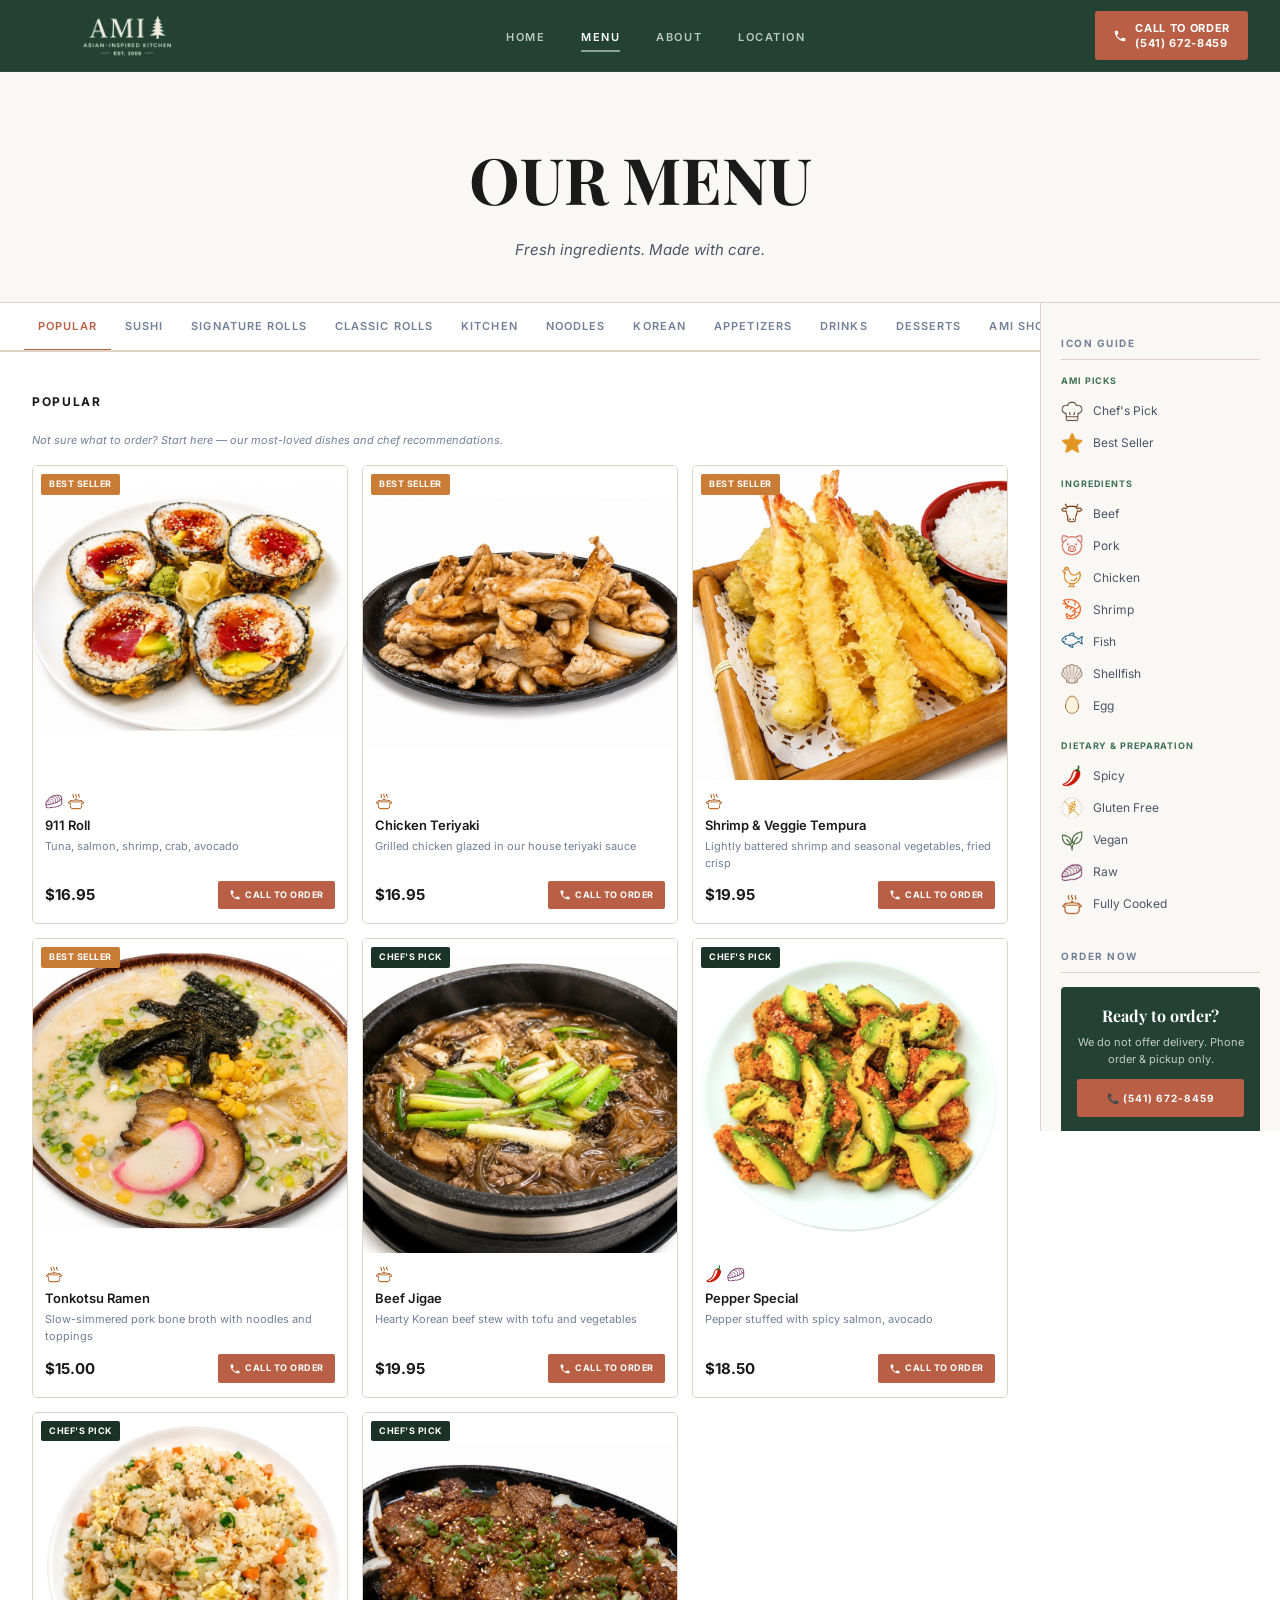
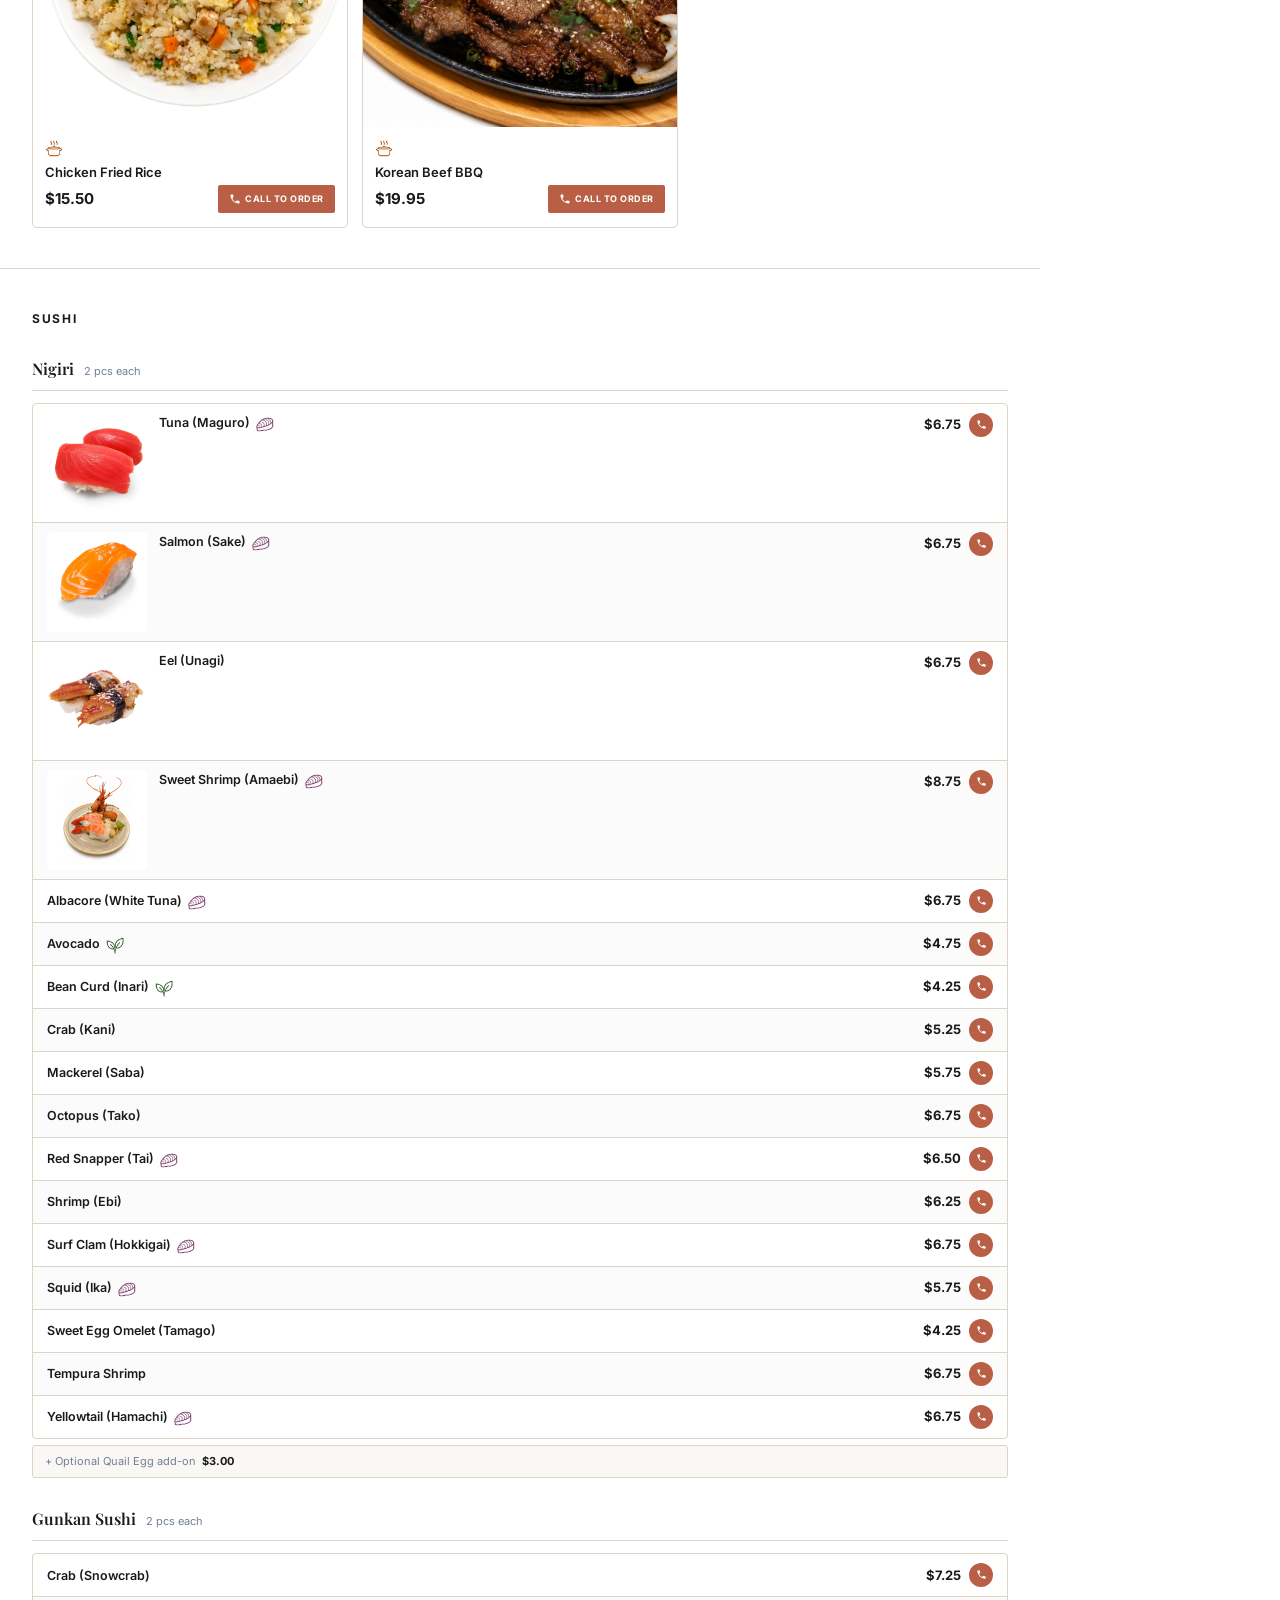
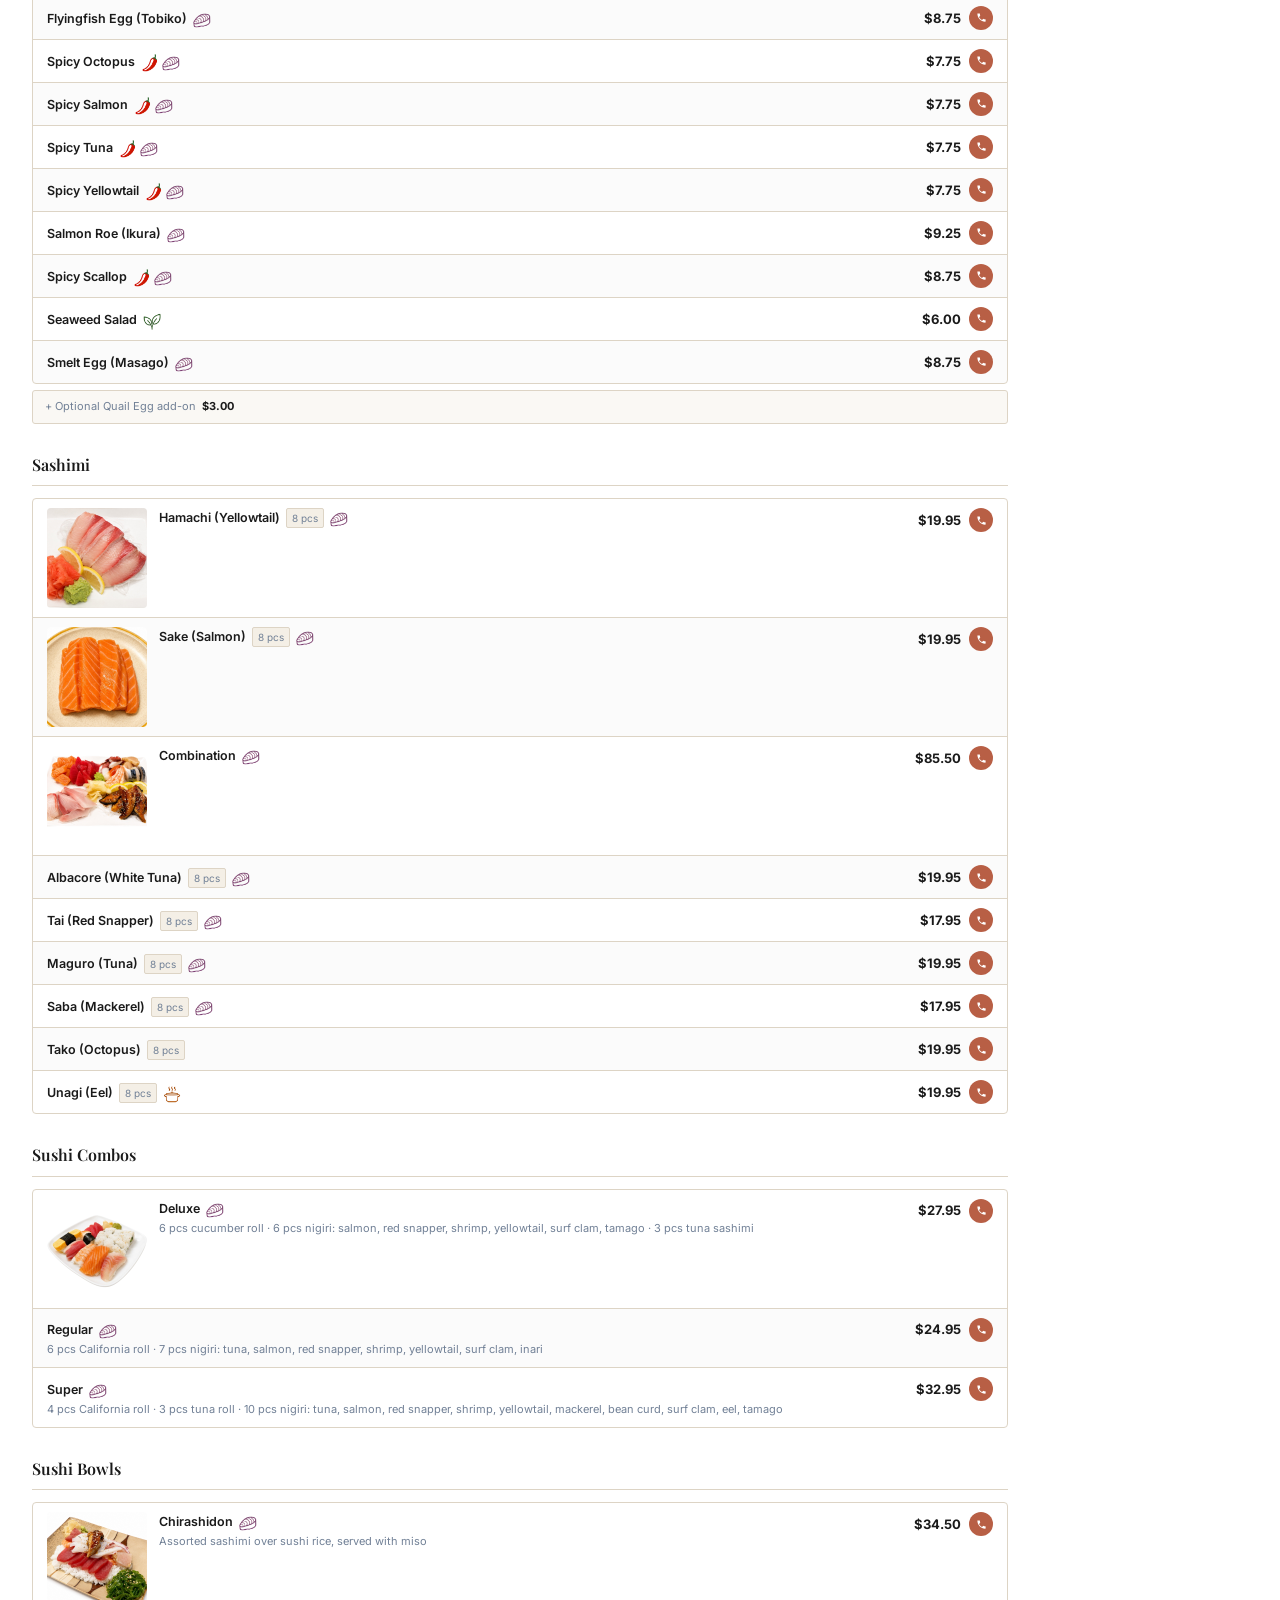
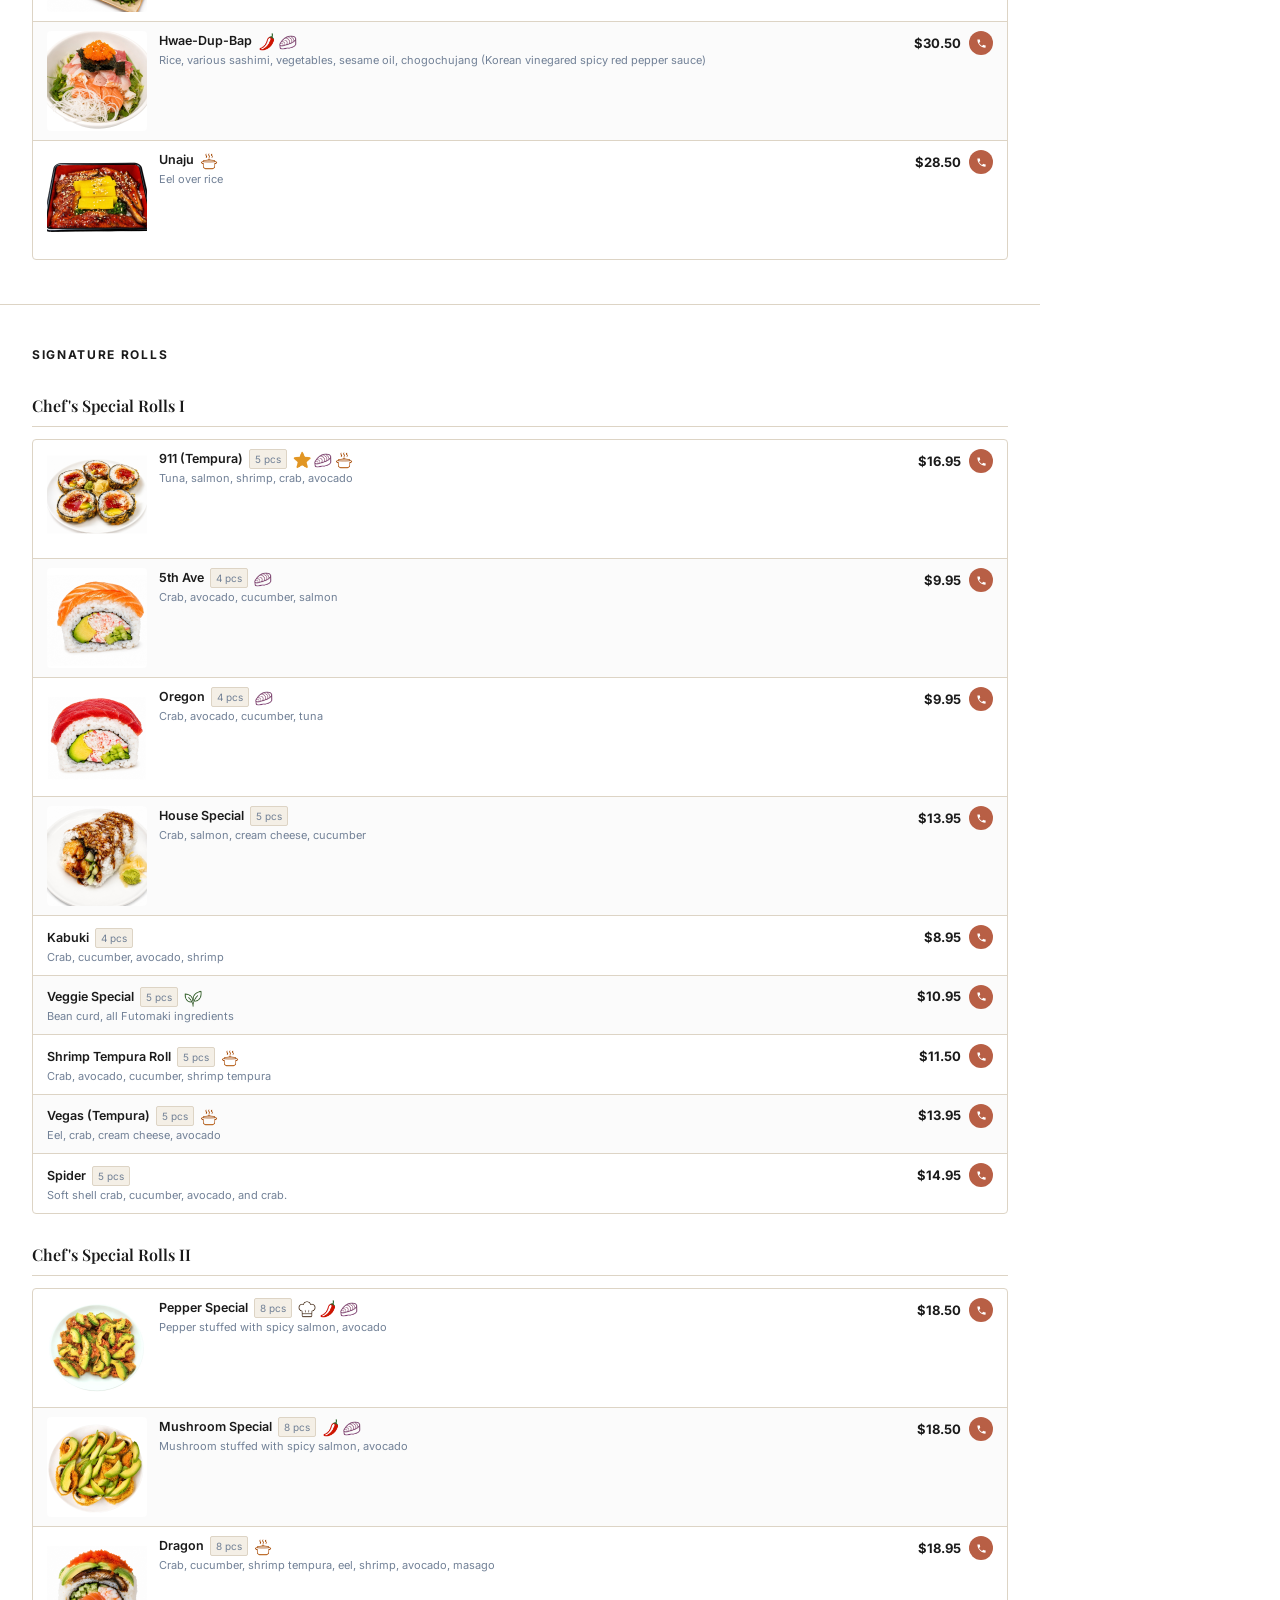
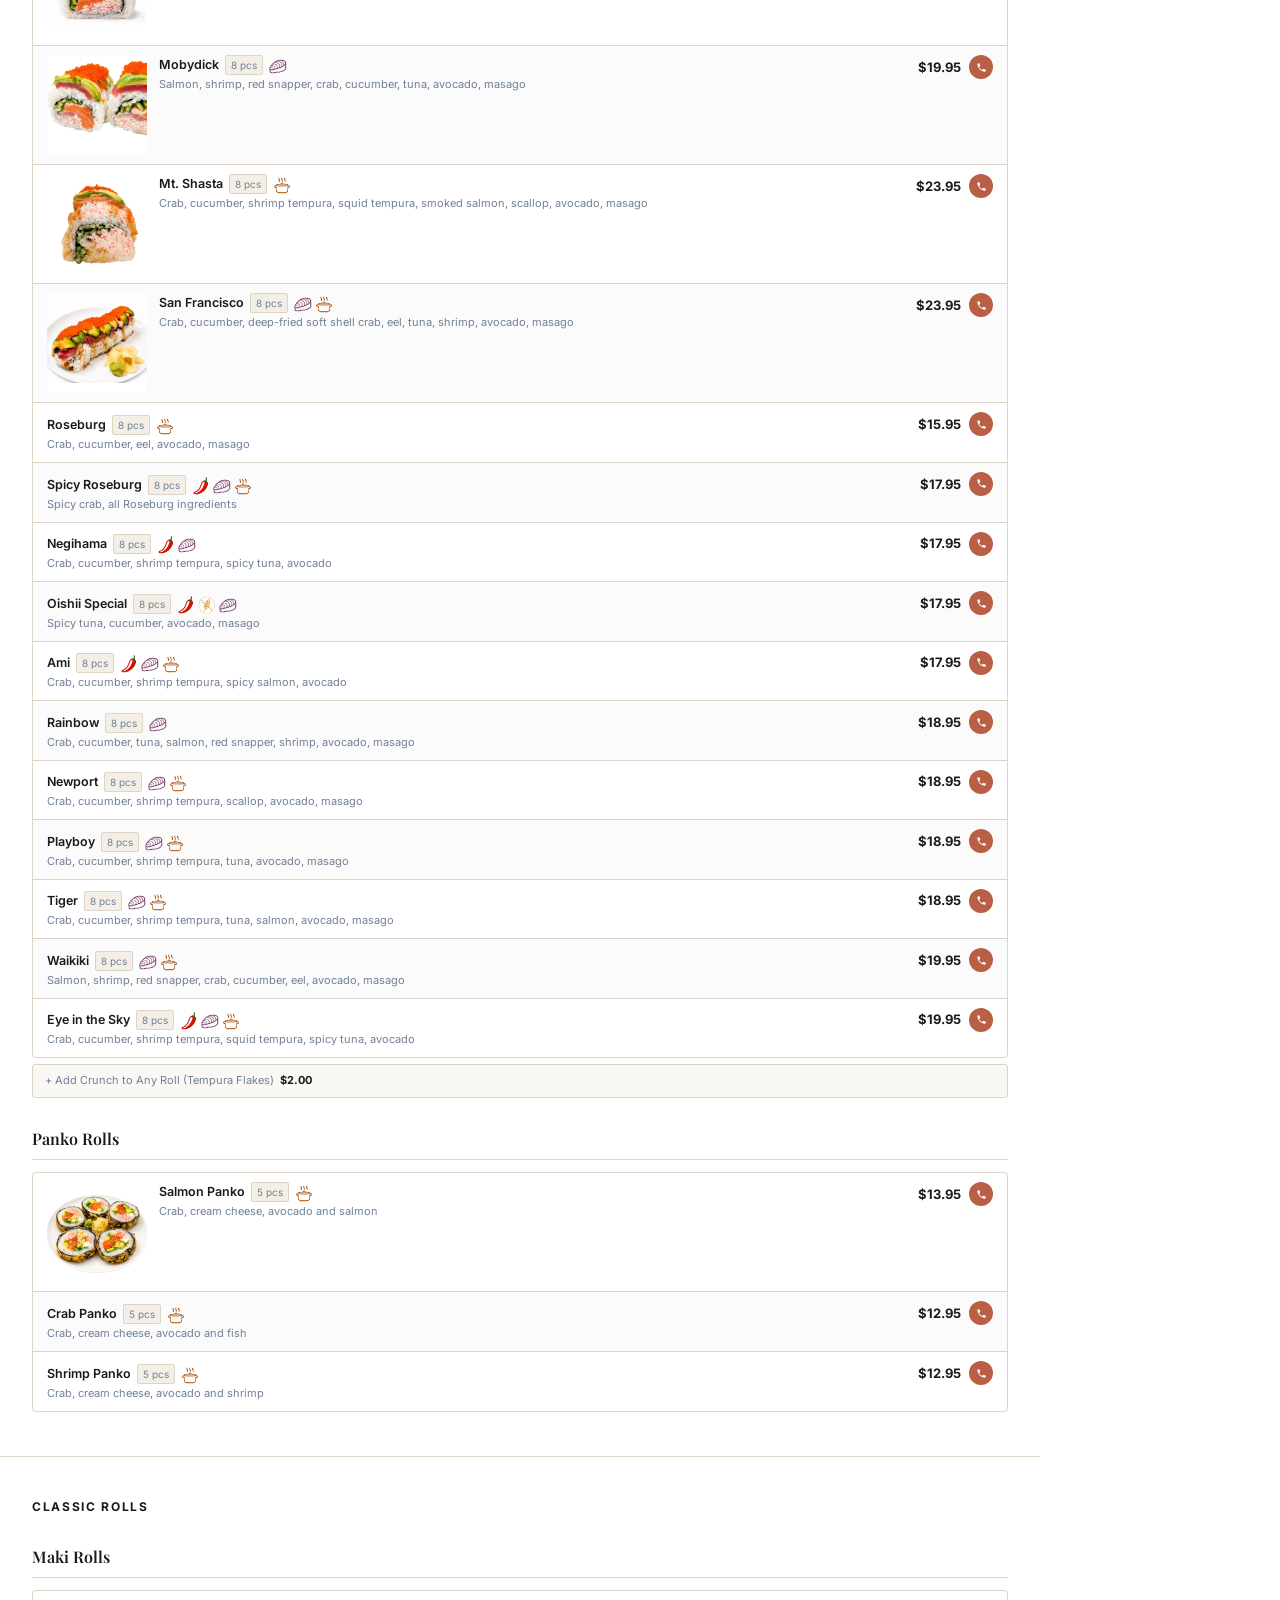
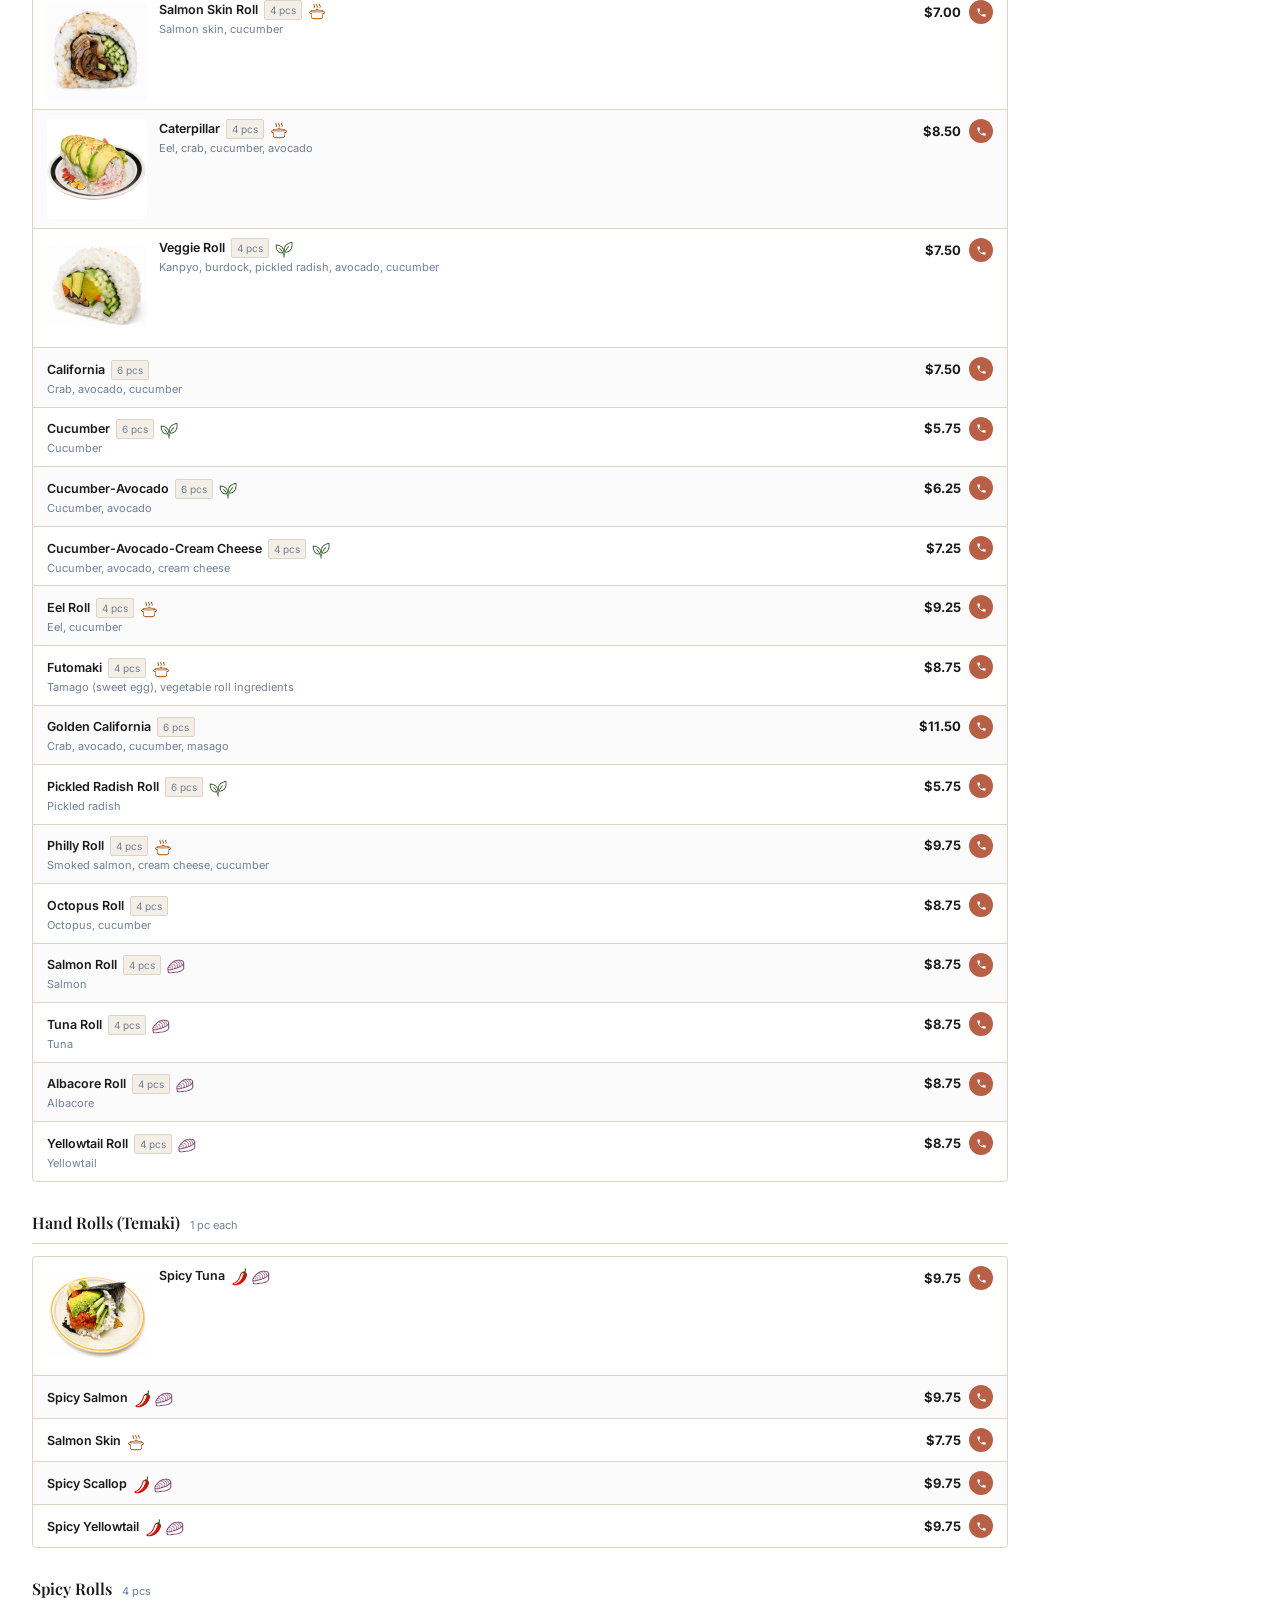
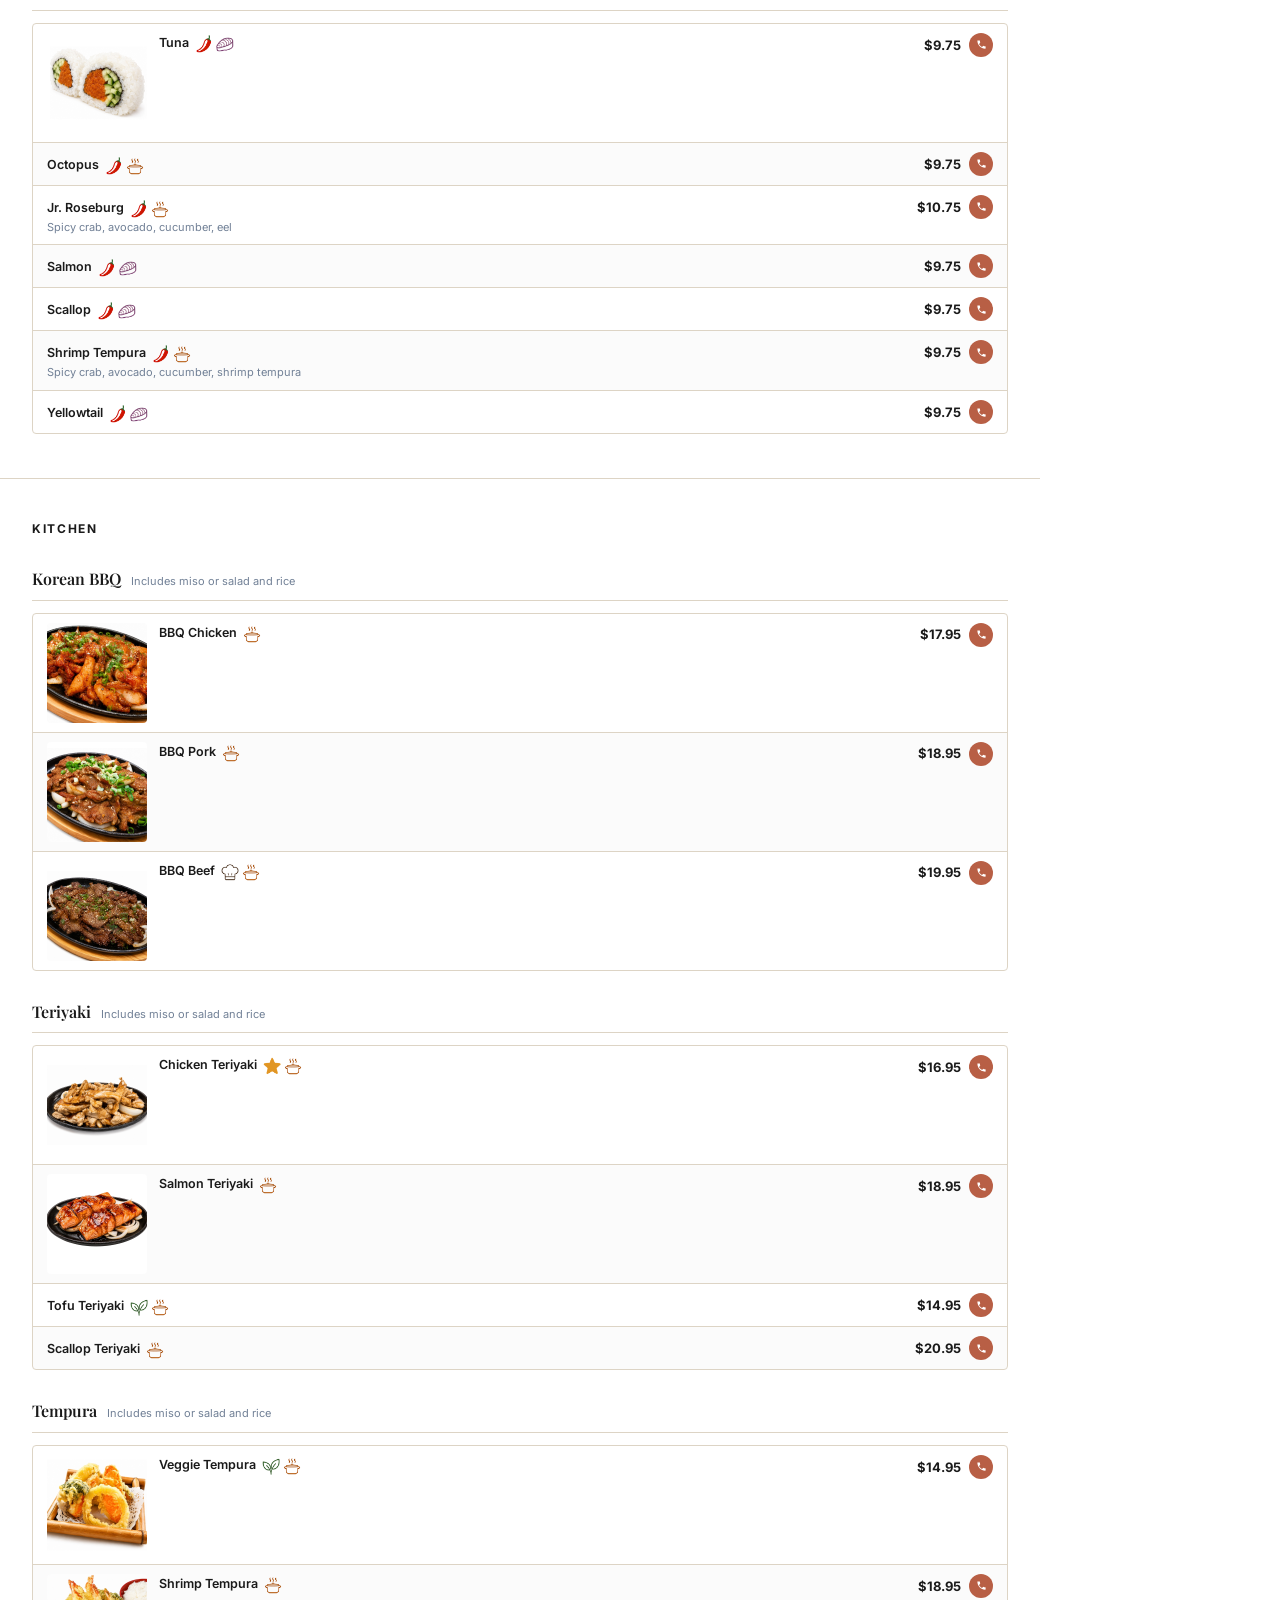
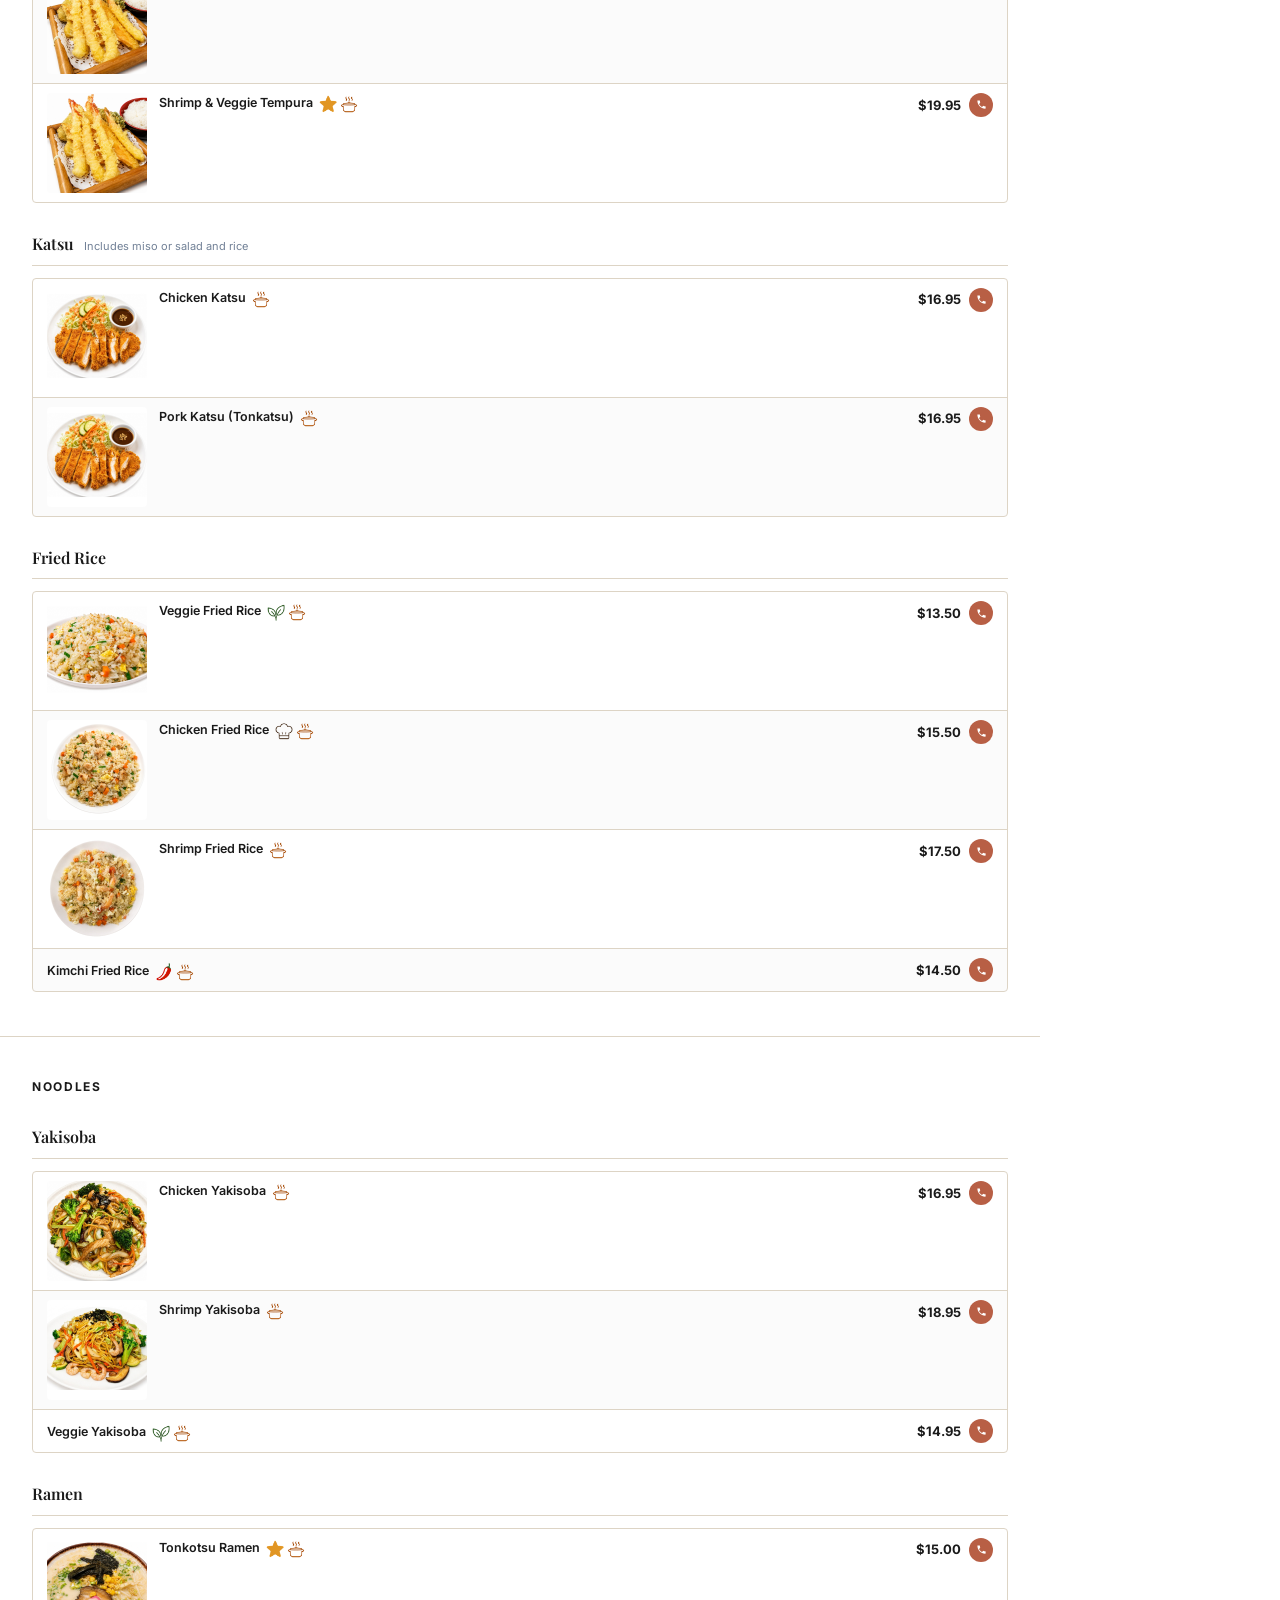
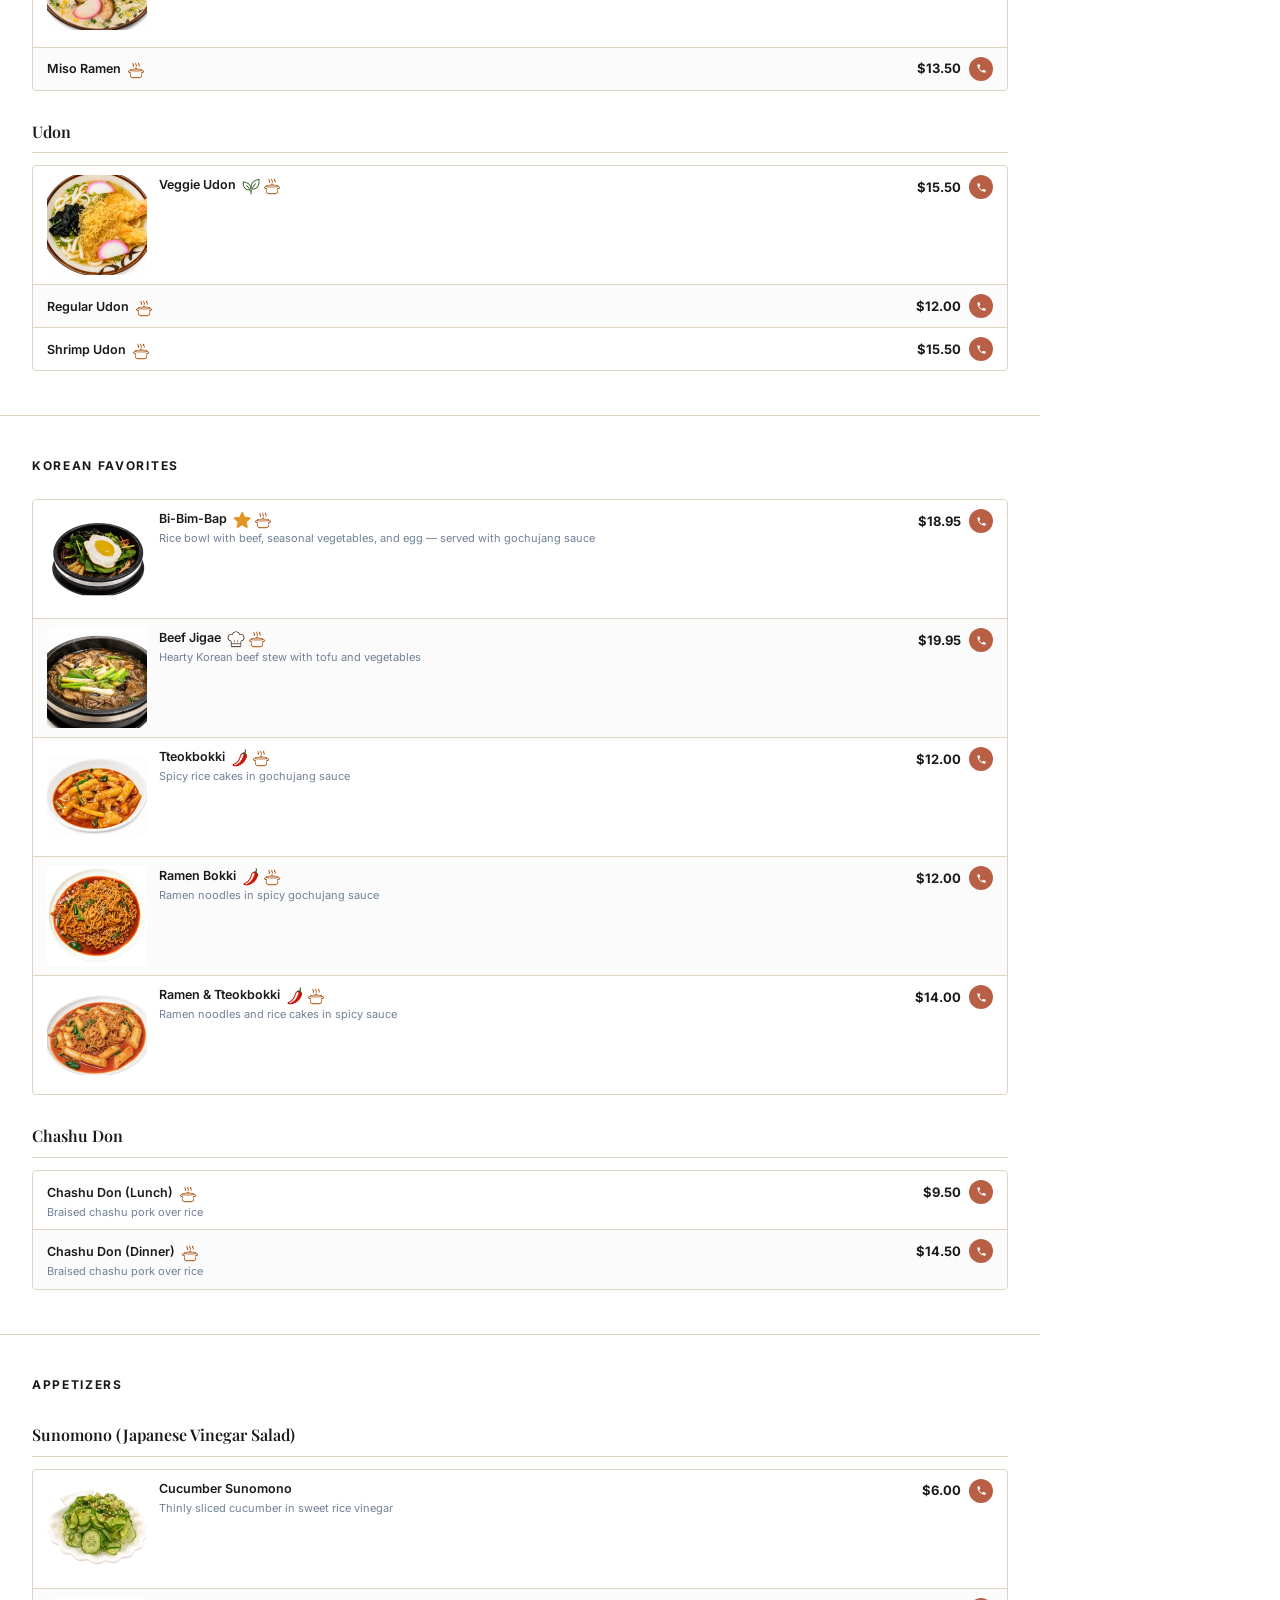
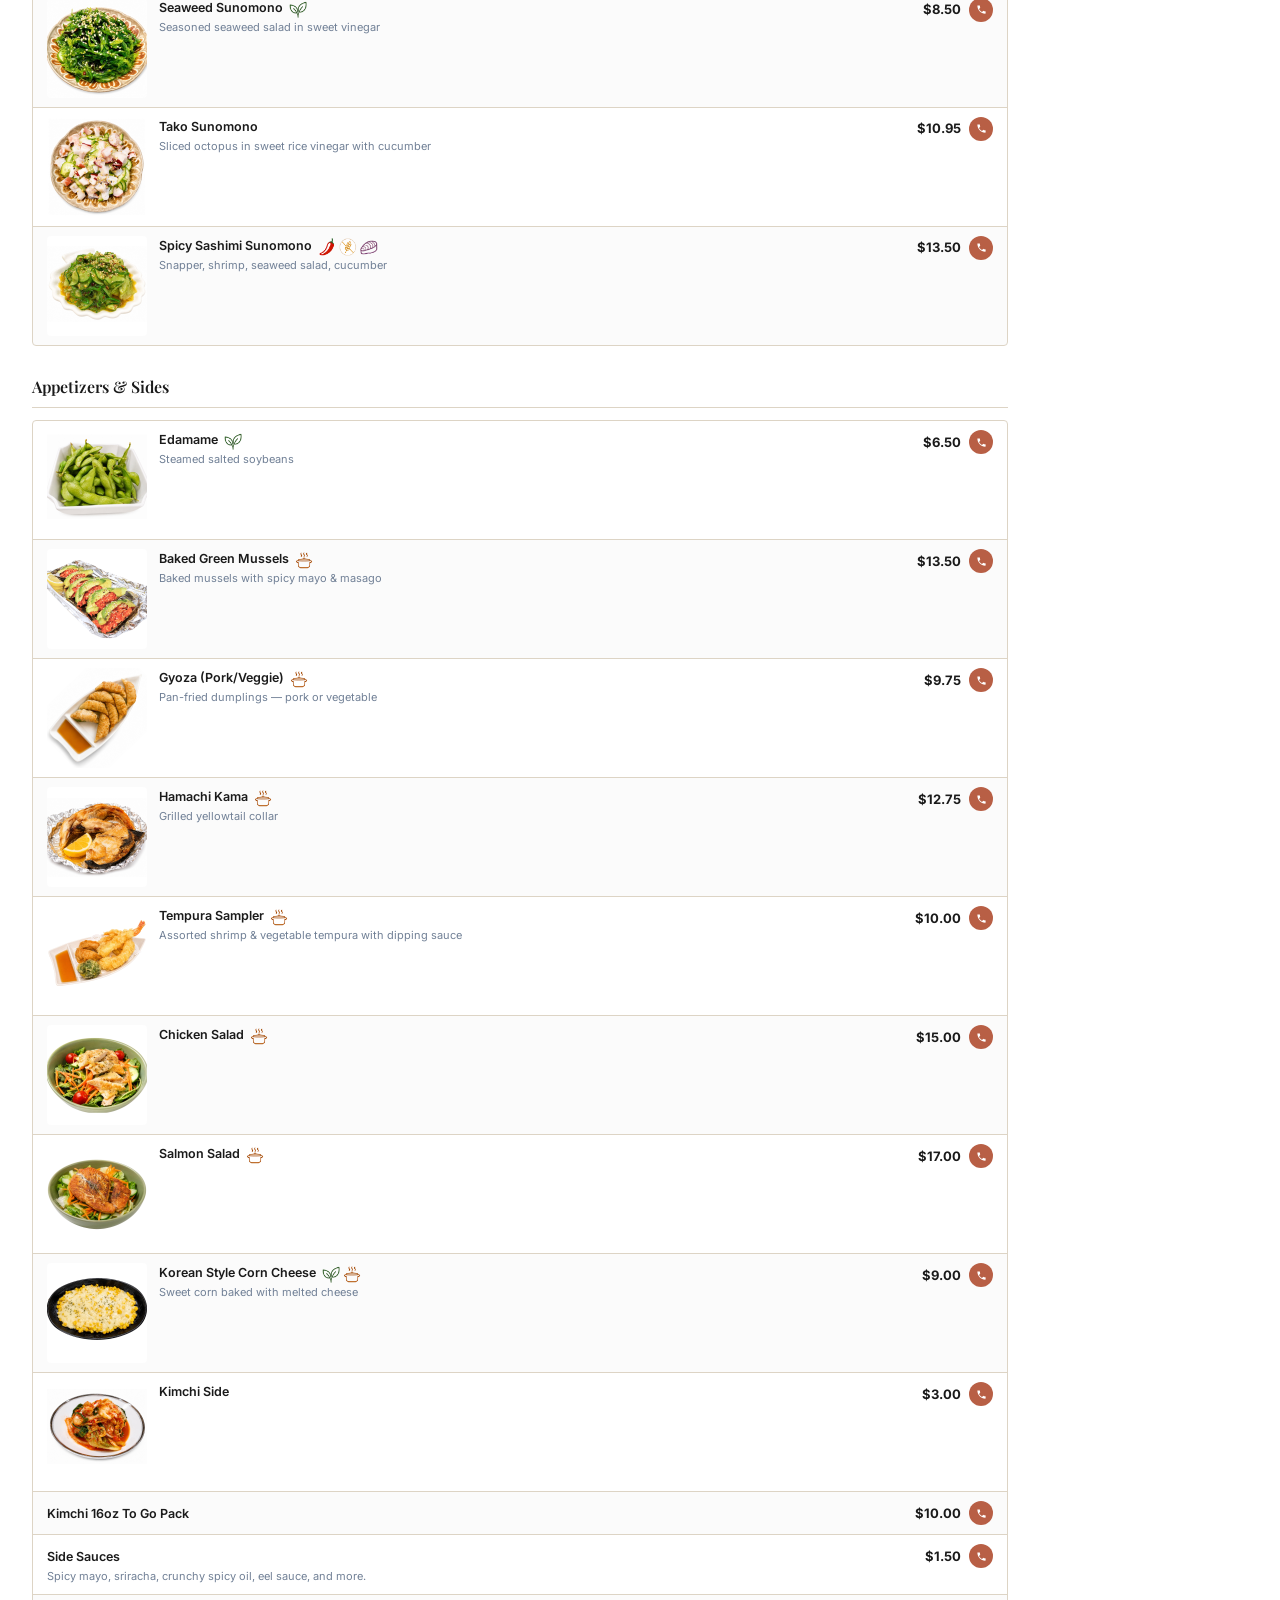
<file: menu.html>
<!DOCTYPE html>

<html lang="en">
<head>
<meta charset="utf-8"/>
<meta content="width=device-width, initial-scale=1.0" name="viewport"/>
<title>Our Menu | AMI Asian-Inspired Kitchen</title>
<link href="styles.css" rel="stylesheet"/>
<link href="https://fonts.googleapis.com" rel="preconnect"/>
<link crossorigin="" href="https://fonts.gstatic.com" rel="preconnect"/>
<link href="https://fonts.googleapis.com/css2?family=Playfair+Display:ital,wght@0,400;0,500;0,600;0,700;1,400;1,600&amp;family=Inter:wght@300;400;500;600;700&amp;display=swap" rel="stylesheet"/>
</head>
<body>
<nav class="navbar" id="navbar">
<div class="nav-container">
<a class="nav-logo" href="index.html">
<img alt="AMI Asian Inspired Kitchen" src="images/logo/main_GR-logo.png"/>
</a>
<ul class="nav-links">
<li><a class="nav-link" href="index.html">HOME</a></li>
<li><a class="nav-link active" href="menu.html">MENU</a></li>
<li><a class="nav-link" href="index.html#about">ABOUT</a></li>
<li><a class="nav-link" href="index.html#location">LOCATION</a></li>
</ul>
<a class="nav-cta" href="tel:5416728459">
<svg fill="currentColor" height="14" viewbox="0 0 24 24" width="14" xmlns="http://www.w3.org/2000/svg"><path d="M6.6 10.8c1.4 2.8 3.8 5.1 6.6 6.6l2.2-2.2c.3-.3.7-.4 1-.2 1.1.4 2.3.6 3.6.6.6 0 1 .4 1 1V20c0 .6-.4 1-1 1-9.4 0-17-7.6-17-17 0-.6.4-1 1-1h3.5c.6 0 1 .4 1 1 0 1.3.2 2.5.6 3.6.1.3 0 .7-.3 1L6.6 10.8z"></path></svg>
<span>CALL TO ORDER<br/>(541) 672-8459</span>
</a>
<button aria-label="Toggle menu" class="hamburger" id="hamburger">
<span></span><span></span><span></span>
</button>
</div>
</nav>
<div class="mobile-menu" id="mobileMenu">
<a class="mobile-nav-link" href="index.html">Home</a>
<a class="mobile-nav-link active" href="menu.html">Menu</a>
<a class="mobile-nav-link" href="index.html#about">About</a>
<a class="mobile-nav-link" href="index.html#location">Location</a>
<a class="mobile-nav-cta" href="tel:5416728459">📞 Call to Order — (541) 672-8459</a>
</div>
<div class="menu-page-header">
<h1>OUR MENU</h1>
<p>Fresh ingredients. Made with care.</p>
</div>
<div class="menu-layout">
<main class="menu-main">
<div class="menu-tabs-bar" id="menuTabsBar">
<div class="menu-tabs" role="tablist"><button class="menu-tab active" data-target="popular" role="tab">Popular</button><button class="menu-tab" data-target="sushi" role="tab">Sushi</button><button class="menu-tab" data-target="signature-rolls" role="tab">Signature Rolls</button><button class="menu-tab" data-target="classic-rolls" role="tab">Classic Rolls</button><button class="menu-tab" data-target="kitchen" role="tab">Kitchen</button><button class="menu-tab" data-target="noodles" role="tab">Noodles</button><button class="menu-tab" data-target="korean" role="tab">Korean</button><button class="menu-tab" data-target="appetizers" role="tab">Appetizers</button><button class="menu-tab" data-target="drinks" role="tab">Drinks</button><button class="menu-tab" data-target="desserts" role="tab">Desserts</button><button class="menu-tab" data-target="ami-shop" role="tab">AMI Shop</button></div>
</div><button class="menu-sidebar-toggle" id="iconGuideToggle" type="button">
<svg fill="none" stroke="currentColor" stroke-width="2" viewbox="0 0 24 24" xmlns="http://www.w3.org/2000/svg"><circle cx="12" cy="12" r="10"></circle><line x1="12" x2="12" y1="16" y2="12"></line><line x1="12" x2="12.01" y1="8" y2="8"></line></svg>
  FOOD ICON GUIDE
</button>
<div class="icon-guide-modal" id="iconGuideModal">
<div class="icon-guide-modal-inner">
<div class="icon-guide-modal-header">
<span>Food Icon Guide</span>
<button aria-label="Close" class="icon-guide-modal-close" id="iconGuideClose" type="button">×</button>
</div>
<div class="icon-guide-group"><div class="icon-guide-group-title">AMI Picks</div>
<div class="icon-guide-item"><img alt="Chef's Pick" class="icon-guide-img" src="images/icons/chef.png"/><span class="icon-guide-label">Chef's Pick</span></div>
<div class="icon-guide-item"><img alt="Best Seller" class="icon-guide-img" src="images/icons/best.png"/><span class="icon-guide-label">Best Seller</span></div></div>
<div class="icon-guide-group"><div class="icon-guide-group-title">Ingredients</div>
<div class="icon-guide-item"><img alt="Beef" class="icon-guide-img" src="images/icons/Beef.png"/><span class="icon-guide-label">Beef</span></div>
<div class="icon-guide-item"><img alt="Pork" class="icon-guide-img" src="images/icons/Pork.png"/><span class="icon-guide-label">Pork</span></div>
<div class="icon-guide-item"><img alt="Chicken" class="icon-guide-img" src="images/icons/Chicken.png"/><span class="icon-guide-label">Chicken</span></div>
<div class="icon-guide-item"><img alt="Shrimp" class="icon-guide-img" src="images/icons/Shrimp.png"/><span class="icon-guide-label">Shrimp</span></div>
<div class="icon-guide-item"><img alt="Fish" class="icon-guide-img" src="images/icons/Fish.png"/><span class="icon-guide-label">Fish</span></div>
<div class="icon-guide-item"><img alt="Shellfish" class="icon-guide-img" src="images/icons/shell.png"/><span class="icon-guide-label">Shellfish</span></div>
<div class="icon-guide-item"><img alt="Egg" class="icon-guide-img" src="images/icons/egg.png"/><span class="icon-guide-label">Egg</span></div></div>
<div class="icon-guide-group"><div class="icon-guide-group-title">Dietary &amp; Preparation</div>
<div class="icon-guide-item"><img alt="Spicy" class="icon-guide-img" src="images/icons/Spicy.png"/><span class="icon-guide-label">Spicy</span></div>
<div class="icon-guide-item"><img alt="Gluten Free" class="icon-guide-img" src="images/icons/Gluten-Free.png"/><span class="icon-guide-label">Gluten Free</span></div>
<div class="icon-guide-item"><img alt="Vegan" class="icon-guide-img" src="images/icons/Vegan.png"/><span class="icon-guide-label">Vegan</span></div>
<div class="icon-guide-item"><img alt="Raw" class="icon-guide-img" src="images/icons/Raw.png"/><span class="icon-guide-label">Raw</span></div>
<div class="icon-guide-item"><img alt="Fully Cooked" class="icon-guide-img" src="images/icons/Cooked.png"/><span class="icon-guide-label">Fully Cooked</span></div></div>
</div>
</div>
<div class="menu-content-area">
<section class="menu-section" id="popular">
<div class="menu-section-header"><div class="menu-section-title">Popular</div></div>
<p class="menu-section-note">Not sure what to order? Start here — our most-loved dishes and chef recommendations.</p>
<div class="menu-items-grid">
<div class="menu-card">
<div class="menu-card-img-wrap">
<img alt="911 Roll" loading="lazy" src="images/menu/Sushi/Roll/911.jpg"/>
<span class="menu-card-badge badge-best">Best Seller</span>
</div>
<div class="menu-card-body">
<div class="menu-card-dietary"><img alt="Raw" class="dietary-icon" src="images/icons/Raw.png" title="Contains Raw Fish"/><img alt="Cooked" class="dietary-icon" src="images/icons/Cooked.png" title="Fully Cooked"/></div>
<div class="menu-card-name">911 Roll</div>
<div class="menu-card-desc">Tuna, salmon, shrimp, crab, avocado</div>
<div class="menu-card-footer">
<span class="menu-card-price">$16.95</span>
<a class="btn-call" href="tel:5416728459"><svg fill="currentColor" height="12" viewbox="0 0 24 24" width="12" xmlns="http://www.w3.org/2000/svg"><path d="M6.6 10.8c1.4 2.8 3.8 5.1 6.6 6.6l2.2-2.2c.3-.3.7-.4 1-.2 1.1.4 2.3.6 3.6.6.6 0 1 .4 1 1V20c0 .6-.4 1-1 1-9.4 0-17-7.6-17-17 0-.6.4-1 1-1h3.5c.6 0 1 .4 1 1 0 1.3.2 2.5.6 3.6.1.3 0 .7-.3 1L6.6 10.8z"></path></svg>CALL TO ORDER</a>
</div>
</div>
</div>
<div class="menu-card">
<div class="menu-card-img-wrap">
<img alt="Chicken Teriyaki" loading="lazy" src="images/menu/Teriyaki/Chicken Teriyaki.jpg"/>
<span class="menu-card-badge badge-best">Best Seller</span>
</div>
<div class="menu-card-body">
<div class="menu-card-dietary"><img alt="Cooked" class="dietary-icon" src="images/icons/Cooked.png" title="Fully Cooked"/></div>
<div class="menu-card-name">Chicken Teriyaki</div>
<div class="menu-card-desc">Grilled chicken glazed in our house teriyaki sauce</div>
<div class="menu-card-footer">
<span class="menu-card-price">$16.95</span>
<a class="btn-call" href="tel:5416728459"><svg fill="currentColor" height="12" viewbox="0 0 24 24" width="12" xmlns="http://www.w3.org/2000/svg"><path d="M6.6 10.8c1.4 2.8 3.8 5.1 6.6 6.6l2.2-2.2c.3-.3.7-.4 1-.2 1.1.4 2.3.6 3.6.6.6 0 1 .4 1 1V20c0 .6-.4 1-1 1-9.4 0-17-7.6-17-17 0-.6.4-1 1-1h3.5c.6 0 1 .4 1 1 0 1.3.2 2.5.6 3.6.1.3 0 .7-.3 1L6.6 10.8z"></path></svg>CALL TO ORDER</a>
</div>
</div>
</div>
<div class="menu-card">
<div class="menu-card-img-wrap">
<img alt="Shrimp &amp; Veggie Tempura" loading="lazy" src="images/menu/Tempura/Shrimp Vegetable Tempura.jpg"/>
<span class="menu-card-badge badge-best">Best Seller</span>
</div>
<div class="menu-card-body">
<div class="menu-card-dietary"><img alt="Cooked" class="dietary-icon" src="images/icons/Cooked.png" title="Fully Cooked"/></div>
<div class="menu-card-name">Shrimp &amp; Veggie Tempura</div>
<div class="menu-card-desc">Lightly battered shrimp and seasonal vegetables, fried crisp</div>
<div class="menu-card-footer">
<span class="menu-card-price">$19.95</span>
<a class="btn-call" href="tel:5416728459"><svg fill="currentColor" height="12" viewbox="0 0 24 24" width="12" xmlns="http://www.w3.org/2000/svg"><path d="M6.6 10.8c1.4 2.8 3.8 5.1 6.6 6.6l2.2-2.2c.3-.3.7-.4 1-.2 1.1.4 2.3.6 3.6.6.6 0 1 .4 1 1V20c0 .6-.4 1-1 1-9.4 0-17-7.6-17-17 0-.6.4-1 1-1h3.5c.6 0 1 .4 1 1 0 1.3.2 2.5.6 3.6.1.3 0 .7-.3 1L6.6 10.8z"></path></svg>CALL TO ORDER</a>
</div>
</div>
</div>
<div class="menu-card">
<div class="menu-card-img-wrap">
<img alt="Tonkotsu Ramen" loading="lazy" src="images/menu/Noodles/Ramen/Tonkotu Ramen.jpg"/>
<span class="menu-card-badge badge-best">Best Seller</span>
</div>
<div class="menu-card-body">
<div class="menu-card-dietary"><img alt="Cooked" class="dietary-icon" src="images/icons/Cooked.png" title="Fully Cooked"/></div>
<div class="menu-card-name">Tonkotsu Ramen</div>
<div class="menu-card-desc">Slow-simmered pork bone broth with noodles and toppings</div>
<div class="menu-card-footer">
<span class="menu-card-price">$15.00</span>
<a class="btn-call" href="tel:5416728459"><svg fill="currentColor" height="12" viewbox="0 0 24 24" width="12" xmlns="http://www.w3.org/2000/svg"><path d="M6.6 10.8c1.4 2.8 3.8 5.1 6.6 6.6l2.2-2.2c.3-.3.7-.4 1-.2 1.1.4 2.3.6 3.6.6.6 0 1 .4 1 1V20c0 .6-.4 1-1 1-9.4 0-17-7.6-17-17 0-.6.4-1 1-1h3.5c.6 0 1 .4 1 1 0 1.3.2 2.5.6 3.6.1.3 0 .7-.3 1L6.6 10.8z"></path></svg>CALL TO ORDER</a>
</div>
</div>
</div>
<div class="menu-card">
<div class="menu-card-img-wrap">
<img alt="Beef Jigae" loading="lazy" src="images/menu/Korean menu/Beef Jigae (Beef Stew).jpg"/>
<span class="menu-card-badge badge-chef">Chef's Pick</span>
</div>
<div class="menu-card-body">
<div class="menu-card-dietary"><img alt="Cooked" class="dietary-icon" src="images/icons/Cooked.png" title="Fully Cooked"/></div>
<div class="menu-card-name">Beef Jigae</div>
<div class="menu-card-desc">Hearty Korean beef stew with tofu and vegetables</div>
<div class="menu-card-footer">
<span class="menu-card-price">$19.95</span>
<a class="btn-call" href="tel:5416728459"><svg fill="currentColor" height="12" viewbox="0 0 24 24" width="12" xmlns="http://www.w3.org/2000/svg"><path d="M6.6 10.8c1.4 2.8 3.8 5.1 6.6 6.6l2.2-2.2c.3-.3.7-.4 1-.2 1.1.4 2.3.6 3.6.6.6 0 1 .4 1 1V20c0 .6-.4 1-1 1-9.4 0-17-7.6-17-17 0-.6.4-1 1-1h3.5c.6 0 1 .4 1 1 0 1.3.2 2.5.6 3.6.1.3 0 .7-.3 1L6.6 10.8z"></path></svg>CALL TO ORDER</a>
</div>
</div>
</div>
<div class="menu-card">
<div class="menu-card-img-wrap">
<img alt="Pepper Special" loading="lazy" src="images/menu/Appetizer/Pepper Special.jpg"/>
<span class="menu-card-badge badge-chef">Chef's Pick</span>
</div>
<div class="menu-card-body">
<div class="menu-card-dietary"><img alt="Spicy" class="dietary-icon" src="images/icons/Spicy.png" title="Spicy"/><img alt="Raw" class="dietary-icon" src="images/icons/Raw.png" title="Contains Raw Fish"/></div>
<div class="menu-card-name">Pepper Special</div>
<div class="menu-card-desc">Pepper stuffed with spicy salmon, avocado</div>
<div class="menu-card-footer">
<span class="menu-card-price">$18.50</span>
<a class="btn-call" href="tel:5416728459"><svg fill="currentColor" height="12" viewbox="0 0 24 24" width="12" xmlns="http://www.w3.org/2000/svg"><path d="M6.6 10.8c1.4 2.8 3.8 5.1 6.6 6.6l2.2-2.2c.3-.3.7-.4 1-.2 1.1.4 2.3.6 3.6.6.6 0 1 .4 1 1V20c0 .6-.4 1-1 1-9.4 0-17-7.6-17-17 0-.6.4-1 1-1h3.5c.6 0 1 .4 1 1 0 1.3.2 2.5.6 3.6.1.3 0 .7-.3 1L6.6 10.8z"></path></svg>CALL TO ORDER</a>
</div>
</div>
</div>
<div class="menu-card">
<div class="menu-card-img-wrap">
<img alt="Chicken Fried Rice" loading="lazy" src="images/menu/Fried Rice &amp; Katsu/Chicken Fried Rice.jpg"/>
<span class="menu-card-badge badge-chef">Chef's Pick</span>
</div>
<div class="menu-card-body">
<div class="menu-card-dietary"><img alt="Cooked" class="dietary-icon" src="images/icons/Cooked.png" title="Fully Cooked"/></div>
<div class="menu-card-name">Chicken Fried Rice</div>
<div class="menu-card-footer">
<span class="menu-card-price">$15.50</span>
<a class="btn-call" href="tel:5416728459"><svg fill="currentColor" height="12" viewbox="0 0 24 24" width="12" xmlns="http://www.w3.org/2000/svg"><path d="M6.6 10.8c1.4 2.8 3.8 5.1 6.6 6.6l2.2-2.2c.3-.3.7-.4 1-.2 1.1.4 2.3.6 3.6.6.6 0 1 .4 1 1V20c0 .6-.4 1-1 1-9.4 0-17-7.6-17-17 0-.6.4-1 1-1h3.5c.6 0 1 .4 1 1 0 1.3.2 2.5.6 3.6.1.3 0 .7-.3 1L6.6 10.8z"></path></svg>CALL TO ORDER</a>
</div>
</div>
</div>
<div class="menu-card">
<div class="menu-card-img-wrap">
<img alt="Korean Beef BBQ" loading="lazy" src="images/menu/BBQ/Korean BBQ-Beef.jpg"/>
<span class="menu-card-badge badge-chef">Chef's Pick</span>
</div>
<div class="menu-card-body">
<div class="menu-card-dietary"><img alt="Cooked" class="dietary-icon" src="images/icons/Cooked.png" title="Fully Cooked"/></div>
<div class="menu-card-name">Korean Beef BBQ</div>
<div class="menu-card-footer">
<span class="menu-card-price">$19.95</span>
<a class="btn-call" href="tel:5416728459"><svg fill="currentColor" height="12" viewbox="0 0 24 24" width="12" xmlns="http://www.w3.org/2000/svg"><path d="M6.6 10.8c1.4 2.8 3.8 5.1 6.6 6.6l2.2-2.2c.3-.3.7-.4 1-.2 1.1.4 2.3.6 3.6.6.6 0 1 .4 1 1V20c0 .6-.4 1-1 1-9.4 0-17-7.6-17-17 0-.6.4-1 1-1h3.5c.6 0 1 .4 1 1 0 1.3.2 2.5.6 3.6.1.3 0 .7-.3 1L6.6 10.8z"></path></svg>CALL TO ORDER</a>
</div>
</div>
</div>
</div>
</section>
<section class="menu-section" id="sushi">
<div class="menu-section-header"><div class="menu-section-title">Sushi</div></div>
<h3 class="menu-subsection-title">Nigiri <span class="subsection-note">2 pcs each</span></h3>
<div class="menu-list">
<div class="menu-list-item menu-list-item-photo"><img alt="Tuna (Maguro)" class="menu-list-thumb" loading="lazy" src="images/menu/Sushi/Nigiri/Tuna Nigiri.jpg"/><div class="menu-list-left"><div class="menu-list-name">Tuna (Maguro)<div class="menu-list-dietary"><img alt="Raw" class="dietary-icon" src="images/icons/Raw.png" title="Contains Raw Fish"/></div></div></div><div class="menu-list-right"><div class="menu-list-price">$6.75</div><a aria-label="Call to order Tuna (Maguro)" class="menu-list-call" href="tel:5416728459"><svg fill="currentColor" height="11" viewbox="0 0 24 24" width="11" xmlns="http://www.w3.org/2000/svg"><path d="M6.6 10.8c1.4 2.8 3.8 5.1 6.6 6.6l2.2-2.2c.3-.3.7-.4 1-.2 1.1.4 2.3.6 3.6.6.6 0 1 .4 1 1V20c0 .6-.4 1-1 1-9.4 0-17-7.6-17-17 0-.6.4-1 1-1h3.5c.6 0 1 .4 1 1 0 1.3.2 2.5.6 3.6.1.3 0 .7-.3 1L6.6 10.8z"></path></svg></a></div></div>
<div class="menu-list-item menu-list-item-photo"><img alt="Salmon (Sake)" class="menu-list-thumb" loading="lazy" src="images/menu/Sushi/Nigiri/salmon nigiri.jpg"/><div class="menu-list-left"><div class="menu-list-name">Salmon (Sake)<div class="menu-list-dietary"><img alt="Raw" class="dietary-icon" src="images/icons/Raw.png" title="Contains Raw Fish"/></div></div></div><div class="menu-list-right"><div class="menu-list-price">$6.75</div><a aria-label="Call to order Salmon (Sake)" class="menu-list-call" href="tel:5416728459"><svg fill="currentColor" height="11" viewbox="0 0 24 24" width="11" xmlns="http://www.w3.org/2000/svg"><path d="M6.6 10.8c1.4 2.8 3.8 5.1 6.6 6.6l2.2-2.2c.3-.3.7-.4 1-.2 1.1.4 2.3.6 3.6.6.6 0 1 .4 1 1V20c0 .6-.4 1-1 1-9.4 0-17-7.6-17-17 0-.6.4-1 1-1h3.5c.6 0 1 .4 1 1 0 1.3.2 2.5.6 3.6.1.3 0 .7-.3 1L6.6 10.8z"></path></svg></a></div></div>
<div class="menu-list-item menu-list-item-photo"><img alt="Eel (Unagi)" class="menu-list-thumb" loading="lazy" src="images/menu/Sushi/Nigiri/unagi nigiri.jpg"/><div class="menu-list-left"><div class="menu-list-name">Eel (Unagi)</div></div><div class="menu-list-right"><div class="menu-list-price">$6.75</div><a aria-label="Call to order Eel (Unagi)" class="menu-list-call" href="tel:5416728459"><svg fill="currentColor" height="11" viewbox="0 0 24 24" width="11" xmlns="http://www.w3.org/2000/svg"><path d="M6.6 10.8c1.4 2.8 3.8 5.1 6.6 6.6l2.2-2.2c.3-.3.7-.4 1-.2 1.1.4 2.3.6 3.6.6.6 0 1 .4 1 1V20c0 .6-.4 1-1 1-9.4 0-17-7.6-17-17 0-.6.4-1 1-1h3.5c.6 0 1 .4 1 1 0 1.3.2 2.5.6 3.6.1.3 0 .7-.3 1L6.6 10.8z"></path></svg></a></div></div>
<div class="menu-list-item menu-list-item-photo"><img alt="Sweet Shrimp (Amaebi)" class="menu-list-thumb" loading="lazy" src="images/menu/Sushi/Nigiri/Sweet shrimp-Amaebi.jpg"/><div class="menu-list-left"><div class="menu-list-name">Sweet Shrimp (Amaebi)<div class="menu-list-dietary"><img alt="Raw" class="dietary-icon" src="images/icons/Raw.png" title="Contains Raw Fish"/></div></div></div><div class="menu-list-right"><div class="menu-list-price">$8.75</div><a aria-label="Call to order Sweet Shrimp (Amaebi)" class="menu-list-call" href="tel:5416728459"><svg fill="currentColor" height="11" viewbox="0 0 24 24" width="11" xmlns="http://www.w3.org/2000/svg"><path d="M6.6 10.8c1.4 2.8 3.8 5.1 6.6 6.6l2.2-2.2c.3-.3.7-.4 1-.2 1.1.4 2.3.6 3.6.6.6 0 1 .4 1 1V20c0 .6-.4 1-1 1-9.4 0-17-7.6-17-17 0-.6.4-1 1-1h3.5c.6 0 1 .4 1 1 0 1.3.2 2.5.6 3.6.1.3 0 .7-.3 1L6.6 10.8z"></path></svg></a></div></div>
<div class="menu-list-item">
<div class="menu-list-left">
<div class="menu-list-name">Albacore (White Tuna)<div class="menu-list-dietary"><img alt="Raw" class="dietary-icon" src="images/icons/Raw.png" title="Contains Raw Fish"/></div></div>
</div>
<div class="menu-list-right"><div class="menu-list-price">$6.75</div><a aria-label="Call to order Albacore (White Tuna)" class="menu-list-call" href="tel:5416728459"><svg fill="currentColor" height="11" viewbox="0 0 24 24" width="11" xmlns="http://www.w3.org/2000/svg"><path d="M6.6 10.8c1.4 2.8 3.8 5.1 6.6 6.6l2.2-2.2c.3-.3.7-.4 1-.2 1.1.4 2.3.6 3.6.6.6 0 1 .4 1 1V20c0 .6-.4 1-1 1-9.4 0-17-7.6-17-17 0-.6.4-1 1-1h3.5c.6 0 1 .4 1 1 0 1.3.2 2.5.6 3.6.1.3 0 .7-.3 1L6.6 10.8z"></path></svg></a></div>
</div>
<div class="menu-list-item">
<div class="menu-list-left">
<div class="menu-list-name">Avocado<div class="menu-list-dietary"><img alt="Veg/Vegan" class="dietary-icon" src="images/icons/Vegan.png" title="Vegetarian / Vegan"/></div></div>
</div>
<div class="menu-list-right"><div class="menu-list-price">$4.75</div><a aria-label="Call to order Avocado" class="menu-list-call" href="tel:5416728459"><svg fill="currentColor" height="11" viewbox="0 0 24 24" width="11" xmlns="http://www.w3.org/2000/svg"><path d="M6.6 10.8c1.4 2.8 3.8 5.1 6.6 6.6l2.2-2.2c.3-.3.7-.4 1-.2 1.1.4 2.3.6 3.6.6.6 0 1 .4 1 1V20c0 .6-.4 1-1 1-9.4 0-17-7.6-17-17 0-.6.4-1 1-1h3.5c.6 0 1 .4 1 1 0 1.3.2 2.5.6 3.6.1.3 0 .7-.3 1L6.6 10.8z"></path></svg></a></div>
</div>
<div class="menu-list-item">
<div class="menu-list-left">
<div class="menu-list-name">Bean Curd (Inari)<div class="menu-list-dietary"><img alt="Veg/Vegan" class="dietary-icon" src="images/icons/Vegan.png" title="Vegetarian / Vegan"/></div></div>
</div>
<div class="menu-list-right"><div class="menu-list-price">$4.25</div><a aria-label="Call to order Bean Curd (Inari)" class="menu-list-call" href="tel:5416728459"><svg fill="currentColor" height="11" viewbox="0 0 24 24" width="11" xmlns="http://www.w3.org/2000/svg"><path d="M6.6 10.8c1.4 2.8 3.8 5.1 6.6 6.6l2.2-2.2c.3-.3.7-.4 1-.2 1.1.4 2.3.6 3.6.6.6 0 1 .4 1 1V20c0 .6-.4 1-1 1-9.4 0-17-7.6-17-17 0-.6.4-1 1-1h3.5c.6 0 1 .4 1 1 0 1.3.2 2.5.6 3.6.1.3 0 .7-.3 1L6.6 10.8z"></path></svg></a></div>
</div>
<div class="menu-list-item">
<div class="menu-list-left">
<div class="menu-list-name">Crab (Kani)</div>
</div>
<div class="menu-list-right"><div class="menu-list-price">$5.25</div><a aria-label="Call to order Crab (Kani)" class="menu-list-call" href="tel:5416728459"><svg fill="currentColor" height="11" viewbox="0 0 24 24" width="11" xmlns="http://www.w3.org/2000/svg"><path d="M6.6 10.8c1.4 2.8 3.8 5.1 6.6 6.6l2.2-2.2c.3-.3.7-.4 1-.2 1.1.4 2.3.6 3.6.6.6 0 1 .4 1 1V20c0 .6-.4 1-1 1-9.4 0-17-7.6-17-17 0-.6.4-1 1-1h3.5c.6 0 1 .4 1 1 0 1.3.2 2.5.6 3.6.1.3 0 .7-.3 1L6.6 10.8z"></path></svg></a></div>
</div>
<div class="menu-list-item">
<div class="menu-list-left">
<div class="menu-list-name">Mackerel (Saba)</div>
</div>
<div class="menu-list-right"><div class="menu-list-price">$5.75</div><a aria-label="Call to order Mackerel (Saba)" class="menu-list-call" href="tel:5416728459"><svg fill="currentColor" height="11" viewbox="0 0 24 24" width="11" xmlns="http://www.w3.org/2000/svg"><path d="M6.6 10.8c1.4 2.8 3.8 5.1 6.6 6.6l2.2-2.2c.3-.3.7-.4 1-.2 1.1.4 2.3.6 3.6.6.6 0 1 .4 1 1V20c0 .6-.4 1-1 1-9.4 0-17-7.6-17-17 0-.6.4-1 1-1h3.5c.6 0 1 .4 1 1 0 1.3.2 2.5.6 3.6.1.3 0 .7-.3 1L6.6 10.8z"></path></svg></a></div>
</div>
<div class="menu-list-item">
<div class="menu-list-left">
<div class="menu-list-name">Octopus (Tako)</div>
</div>
<div class="menu-list-right"><div class="menu-list-price">$6.75</div><a aria-label="Call to order Octopus (Tako)" class="menu-list-call" href="tel:5416728459"><svg fill="currentColor" height="11" viewbox="0 0 24 24" width="11" xmlns="http://www.w3.org/2000/svg"><path d="M6.6 10.8c1.4 2.8 3.8 5.1 6.6 6.6l2.2-2.2c.3-.3.7-.4 1-.2 1.1.4 2.3.6 3.6.6.6 0 1 .4 1 1V20c0 .6-.4 1-1 1-9.4 0-17-7.6-17-17 0-.6.4-1 1-1h3.5c.6 0 1 .4 1 1 0 1.3.2 2.5.6 3.6.1.3 0 .7-.3 1L6.6 10.8z"></path></svg></a></div>
</div>
<div class="menu-list-item">
<div class="menu-list-left">
<div class="menu-list-name">Red Snapper (Tai)<div class="menu-list-dietary"><img alt="Raw" class="dietary-icon" src="images/icons/Raw.png" title="Contains Raw Fish"/></div></div>
</div>
<div class="menu-list-right"><div class="menu-list-price">$6.50</div><a aria-label="Call to order Red Snapper (Tai)" class="menu-list-call" href="tel:5416728459"><svg fill="currentColor" height="11" viewbox="0 0 24 24" width="11" xmlns="http://www.w3.org/2000/svg"><path d="M6.6 10.8c1.4 2.8 3.8 5.1 6.6 6.6l2.2-2.2c.3-.3.7-.4 1-.2 1.1.4 2.3.6 3.6.6.6 0 1 .4 1 1V20c0 .6-.4 1-1 1-9.4 0-17-7.6-17-17 0-.6.4-1 1-1h3.5c.6 0 1 .4 1 1 0 1.3.2 2.5.6 3.6.1.3 0 .7-.3 1L6.6 10.8z"></path></svg></a></div>
</div>
<div class="menu-list-item">
<div class="menu-list-left">
<div class="menu-list-name">Shrimp (Ebi)</div>
</div>
<div class="menu-list-right"><div class="menu-list-price">$6.25</div><a aria-label="Call to order Shrimp (Ebi)" class="menu-list-call" href="tel:5416728459"><svg fill="currentColor" height="11" viewbox="0 0 24 24" width="11" xmlns="http://www.w3.org/2000/svg"><path d="M6.6 10.8c1.4 2.8 3.8 5.1 6.6 6.6l2.2-2.2c.3-.3.7-.4 1-.2 1.1.4 2.3.6 3.6.6.6 0 1 .4 1 1V20c0 .6-.4 1-1 1-9.4 0-17-7.6-17-17 0-.6.4-1 1-1h3.5c.6 0 1 .4 1 1 0 1.3.2 2.5.6 3.6.1.3 0 .7-.3 1L6.6 10.8z"></path></svg></a></div>
</div>
<div class="menu-list-item">
<div class="menu-list-left">
<div class="menu-list-name">Surf Clam (Hokkigai)<div class="menu-list-dietary"><img alt="Raw" class="dietary-icon" src="images/icons/Raw.png" title="Contains Raw Fish"/></div></div>
</div>
<div class="menu-list-right"><div class="menu-list-price">$6.75</div><a aria-label="Call to order Surf Clam (Hokkigai)" class="menu-list-call" href="tel:5416728459"><svg fill="currentColor" height="11" viewbox="0 0 24 24" width="11" xmlns="http://www.w3.org/2000/svg"><path d="M6.6 10.8c1.4 2.8 3.8 5.1 6.6 6.6l2.2-2.2c.3-.3.7-.4 1-.2 1.1.4 2.3.6 3.6.6.6 0 1 .4 1 1V20c0 .6-.4 1-1 1-9.4 0-17-7.6-17-17 0-.6.4-1 1-1h3.5c.6 0 1 .4 1 1 0 1.3.2 2.5.6 3.6.1.3 0 .7-.3 1L6.6 10.8z"></path></svg></a></div>
</div>
<div class="menu-list-item">
<div class="menu-list-left">
<div class="menu-list-name">Squid (Ika)<div class="menu-list-dietary"><img alt="Raw" class="dietary-icon" src="images/icons/Raw.png" title="Contains Raw Fish"/></div></div>
</div>
<div class="menu-list-right"><div class="menu-list-price">$5.75</div><a aria-label="Call to order Squid (Ika)" class="menu-list-call" href="tel:5416728459"><svg fill="currentColor" height="11" viewbox="0 0 24 24" width="11" xmlns="http://www.w3.org/2000/svg"><path d="M6.6 10.8c1.4 2.8 3.8 5.1 6.6 6.6l2.2-2.2c.3-.3.7-.4 1-.2 1.1.4 2.3.6 3.6.6.6 0 1 .4 1 1V20c0 .6-.4 1-1 1-9.4 0-17-7.6-17-17 0-.6.4-1 1-1h3.5c.6 0 1 .4 1 1 0 1.3.2 2.5.6 3.6.1.3 0 .7-.3 1L6.6 10.8z"></path></svg></a></div>
</div>
<div class="menu-list-item">
<div class="menu-list-left">
<div class="menu-list-name">Sweet Egg Omelet (Tamago)</div>
</div>
<div class="menu-list-right"><div class="menu-list-price">$4.25</div><a aria-label="Call to order Sweet Egg Omelet (Tamago)" class="menu-list-call" href="tel:5416728459"><svg fill="currentColor" height="11" viewbox="0 0 24 24" width="11" xmlns="http://www.w3.org/2000/svg"><path d="M6.6 10.8c1.4 2.8 3.8 5.1 6.6 6.6l2.2-2.2c.3-.3.7-.4 1-.2 1.1.4 2.3.6 3.6.6.6 0 1 .4 1 1V20c0 .6-.4 1-1 1-9.4 0-17-7.6-17-17 0-.6.4-1 1-1h3.5c.6 0 1 .4 1 1 0 1.3.2 2.5.6 3.6.1.3 0 .7-.3 1L6.6 10.8z"></path></svg></a></div>
</div>
<div class="menu-list-item">
<div class="menu-list-left">
<div class="menu-list-name">Tempura Shrimp</div>
</div>
<div class="menu-list-right"><div class="menu-list-price">$6.75</div><a aria-label="Call to order Tempura Shrimp" class="menu-list-call" href="tel:5416728459"><svg fill="currentColor" height="11" viewbox="0 0 24 24" width="11" xmlns="http://www.w3.org/2000/svg"><path d="M6.6 10.8c1.4 2.8 3.8 5.1 6.6 6.6l2.2-2.2c.3-.3.7-.4 1-.2 1.1.4 2.3.6 3.6.6.6 0 1 .4 1 1V20c0 .6-.4 1-1 1-9.4 0-17-7.6-17-17 0-.6.4-1 1-1h3.5c.6 0 1 .4 1 1 0 1.3.2 2.5.6 3.6.1.3 0 .7-.3 1L6.6 10.8z"></path></svg></a></div>
</div>
<div class="menu-list-item">
<div class="menu-list-left">
<div class="menu-list-name">Yellowtail (Hamachi)<div class="menu-list-dietary"><img alt="Raw" class="dietary-icon" src="images/icons/Raw.png" title="Contains Raw Fish"/></div></div>
</div>
<div class="menu-list-right"><div class="menu-list-price">$6.75</div><a aria-label="Call to order Yellowtail (Hamachi)" class="menu-list-call" href="tel:5416728459"><svg fill="currentColor" height="11" viewbox="0 0 24 24" width="11" xmlns="http://www.w3.org/2000/svg"><path d="M6.6 10.8c1.4 2.8 3.8 5.1 6.6 6.6l2.2-2.2c.3-.3.7-.4 1-.2 1.1.4 2.3.6 3.6.6.6 0 1 .4 1 1V20c0 .6-.4 1-1 1-9.4 0-17-7.6-17-17 0-.6.4-1 1-1h3.5c.6 0 1 .4 1 1 0 1.3.2 2.5.6 3.6.1.3 0 .7-.3 1L6.6 10.8z"></path></svg></a></div>
</div>
</div>
<div class="menu-add-on">+ Optional Quail Egg add-on  <strong>$3.00</strong></div>
<h3 class="menu-subsection-title">Gunkan Sushi <span class="subsection-note">2 pcs each</span></h3>
<div class="menu-list">
<div class="menu-list-item">
<div class="menu-list-left">
<div class="menu-list-name">Crab (Snowcrab)</div>
</div>
<div class="menu-list-right"><div class="menu-list-price">$7.25</div><a aria-label="Call to order Crab (Snowcrab)" class="menu-list-call" href="tel:5416728459"><svg fill="currentColor" height="11" viewbox="0 0 24 24" width="11" xmlns="http://www.w3.org/2000/svg"><path d="M6.6 10.8c1.4 2.8 3.8 5.1 6.6 6.6l2.2-2.2c.3-.3.7-.4 1-.2 1.1.4 2.3.6 3.6.6.6 0 1 .4 1 1V20c0 .6-.4 1-1 1-9.4 0-17-7.6-17-17 0-.6.4-1 1-1h3.5c.6 0 1 .4 1 1 0 1.3.2 2.5.6 3.6.1.3 0 .7-.3 1L6.6 10.8z"></path></svg></a></div>
</div>
<div class="menu-list-item">
<div class="menu-list-left">
<div class="menu-list-name">Flyingfish Egg (Tobiko)<div class="menu-list-dietary"><img alt="Raw" class="dietary-icon" src="images/icons/Raw.png" title="Contains Raw Fish"/></div></div>
</div>
<div class="menu-list-right"><div class="menu-list-price">$8.75</div><a aria-label="Call to order Flyingfish Egg (Tobiko)" class="menu-list-call" href="tel:5416728459"><svg fill="currentColor" height="11" viewbox="0 0 24 24" width="11" xmlns="http://www.w3.org/2000/svg"><path d="M6.6 10.8c1.4 2.8 3.8 5.1 6.6 6.6l2.2-2.2c.3-.3.7-.4 1-.2 1.1.4 2.3.6 3.6.6.6 0 1 .4 1 1V20c0 .6-.4 1-1 1-9.4 0-17-7.6-17-17 0-.6.4-1 1-1h3.5c.6 0 1 .4 1 1 0 1.3.2 2.5.6 3.6.1.3 0 .7-.3 1L6.6 10.8z"></path></svg></a></div>
</div>
<div class="menu-list-item">
<div class="menu-list-left">
<div class="menu-list-name">Spicy Octopus<div class="menu-list-dietary"><img alt="Spicy" class="dietary-icon" src="images/icons/Spicy.png" title="Spicy"/><img alt="Raw" class="dietary-icon" src="images/icons/Raw.png" title="Contains Raw Fish"/></div></div>
</div>
<div class="menu-list-right"><div class="menu-list-price">$7.75</div><a aria-label="Call to order Spicy Octopus" class="menu-list-call" href="tel:5416728459"><svg fill="currentColor" height="11" viewbox="0 0 24 24" width="11" xmlns="http://www.w3.org/2000/svg"><path d="M6.6 10.8c1.4 2.8 3.8 5.1 6.6 6.6l2.2-2.2c.3-.3.7-.4 1-.2 1.1.4 2.3.6 3.6.6.6 0 1 .4 1 1V20c0 .6-.4 1-1 1-9.4 0-17-7.6-17-17 0-.6.4-1 1-1h3.5c.6 0 1 .4 1 1 0 1.3.2 2.5.6 3.6.1.3 0 .7-.3 1L6.6 10.8z"></path></svg></a></div>
</div>
<div class="menu-list-item">
<div class="menu-list-left">
<div class="menu-list-name">Spicy Salmon<div class="menu-list-dietary"><img alt="Spicy" class="dietary-icon" src="images/icons/Spicy.png" title="Spicy"/><img alt="Raw" class="dietary-icon" src="images/icons/Raw.png" title="Contains Raw Fish"/></div></div>
</div>
<div class="menu-list-right"><div class="menu-list-price">$7.75</div><a aria-label="Call to order Spicy Salmon" class="menu-list-call" href="tel:5416728459"><svg fill="currentColor" height="11" viewbox="0 0 24 24" width="11" xmlns="http://www.w3.org/2000/svg"><path d="M6.6 10.8c1.4 2.8 3.8 5.1 6.6 6.6l2.2-2.2c.3-.3.7-.4 1-.2 1.1.4 2.3.6 3.6.6.6 0 1 .4 1 1V20c0 .6-.4 1-1 1-9.4 0-17-7.6-17-17 0-.6.4-1 1-1h3.5c.6 0 1 .4 1 1 0 1.3.2 2.5.6 3.6.1.3 0 .7-.3 1L6.6 10.8z"></path></svg></a></div>
</div>
<div class="menu-list-item">
<div class="menu-list-left">
<div class="menu-list-name">Spicy Tuna<div class="menu-list-dietary"><img alt="Spicy" class="dietary-icon" src="images/icons/Spicy.png" title="Spicy"/><img alt="Raw" class="dietary-icon" src="images/icons/Raw.png" title="Contains Raw Fish"/></div></div>
</div>
<div class="menu-list-right"><div class="menu-list-price">$7.75</div><a aria-label="Call to order Spicy Tuna" class="menu-list-call" href="tel:5416728459"><svg fill="currentColor" height="11" viewbox="0 0 24 24" width="11" xmlns="http://www.w3.org/2000/svg"><path d="M6.6 10.8c1.4 2.8 3.8 5.1 6.6 6.6l2.2-2.2c.3-.3.7-.4 1-.2 1.1.4 2.3.6 3.6.6.6 0 1 .4 1 1V20c0 .6-.4 1-1 1-9.4 0-17-7.6-17-17 0-.6.4-1 1-1h3.5c.6 0 1 .4 1 1 0 1.3.2 2.5.6 3.6.1.3 0 .7-.3 1L6.6 10.8z"></path></svg></a></div>
</div>
<div class="menu-list-item">
<div class="menu-list-left">
<div class="menu-list-name">Spicy Yellowtail<div class="menu-list-dietary"><img alt="Spicy" class="dietary-icon" src="images/icons/Spicy.png" title="Spicy"/><img alt="Raw" class="dietary-icon" src="images/icons/Raw.png" title="Contains Raw Fish"/></div></div>
</div>
<div class="menu-list-right"><div class="menu-list-price">$7.75</div><a aria-label="Call to order Spicy Yellowtail" class="menu-list-call" href="tel:5416728459"><svg fill="currentColor" height="11" viewbox="0 0 24 24" width="11" xmlns="http://www.w3.org/2000/svg"><path d="M6.6 10.8c1.4 2.8 3.8 5.1 6.6 6.6l2.2-2.2c.3-.3.7-.4 1-.2 1.1.4 2.3.6 3.6.6.6 0 1 .4 1 1V20c0 .6-.4 1-1 1-9.4 0-17-7.6-17-17 0-.6.4-1 1-1h3.5c.6 0 1 .4 1 1 0 1.3.2 2.5.6 3.6.1.3 0 .7-.3 1L6.6 10.8z"></path></svg></a></div>
</div>
<div class="menu-list-item">
<div class="menu-list-left">
<div class="menu-list-name">Salmon Roe (Ikura)<div class="menu-list-dietary"><img alt="Raw" class="dietary-icon" src="images/icons/Raw.png" title="Contains Raw Fish"/></div></div>
</div>
<div class="menu-list-right"><div class="menu-list-price">$9.25</div><a aria-label="Call to order Salmon Roe (Ikura)" class="menu-list-call" href="tel:5416728459"><svg fill="currentColor" height="11" viewbox="0 0 24 24" width="11" xmlns="http://www.w3.org/2000/svg"><path d="M6.6 10.8c1.4 2.8 3.8 5.1 6.6 6.6l2.2-2.2c.3-.3.7-.4 1-.2 1.1.4 2.3.6 3.6.6.6 0 1 .4 1 1V20c0 .6-.4 1-1 1-9.4 0-17-7.6-17-17 0-.6.4-1 1-1h3.5c.6 0 1 .4 1 1 0 1.3.2 2.5.6 3.6.1.3 0 .7-.3 1L6.6 10.8z"></path></svg></a></div>
</div>
<div class="menu-list-item">
<div class="menu-list-left">
<div class="menu-list-name">Spicy Scallop<div class="menu-list-dietary"><img alt="Spicy" class="dietary-icon" src="images/icons/Spicy.png" title="Spicy"/><img alt="Raw" class="dietary-icon" src="images/icons/Raw.png" title="Contains Raw Fish"/></div></div>
</div>
<div class="menu-list-right"><div class="menu-list-price">$8.75</div><a aria-label="Call to order Spicy Scallop" class="menu-list-call" href="tel:5416728459"><svg fill="currentColor" height="11" viewbox="0 0 24 24" width="11" xmlns="http://www.w3.org/2000/svg"><path d="M6.6 10.8c1.4 2.8 3.8 5.1 6.6 6.6l2.2-2.2c.3-.3.7-.4 1-.2 1.1.4 2.3.6 3.6.6.6 0 1 .4 1 1V20c0 .6-.4 1-1 1-9.4 0-17-7.6-17-17 0-.6.4-1 1-1h3.5c.6 0 1 .4 1 1 0 1.3.2 2.5.6 3.6.1.3 0 .7-.3 1L6.6 10.8z"></path></svg></a></div>
</div>
<div class="menu-list-item">
<div class="menu-list-left">
<div class="menu-list-name">Seaweed Salad<div class="menu-list-dietary"><img alt="Veg/Vegan" class="dietary-icon" src="images/icons/Vegan.png" title="Vegetarian / Vegan"/></div></div>
</div>
<div class="menu-list-right"><div class="menu-list-price">$6.00</div><a aria-label="Call to order Seaweed Salad" class="menu-list-call" href="tel:5416728459"><svg fill="currentColor" height="11" viewbox="0 0 24 24" width="11" xmlns="http://www.w3.org/2000/svg"><path d="M6.6 10.8c1.4 2.8 3.8 5.1 6.6 6.6l2.2-2.2c.3-.3.7-.4 1-.2 1.1.4 2.3.6 3.6.6.6 0 1 .4 1 1V20c0 .6-.4 1-1 1-9.4 0-17-7.6-17-17 0-.6.4-1 1-1h3.5c.6 0 1 .4 1 1 0 1.3.2 2.5.6 3.6.1.3 0 .7-.3 1L6.6 10.8z"></path></svg></a></div>
</div>
<div class="menu-list-item">
<div class="menu-list-left">
<div class="menu-list-name">Smelt Egg (Masago)<div class="menu-list-dietary"><img alt="Raw" class="dietary-icon" src="images/icons/Raw.png" title="Contains Raw Fish"/></div></div>
</div>
<div class="menu-list-right"><div class="menu-list-price">$8.75</div><a aria-label="Call to order Smelt Egg (Masago)" class="menu-list-call" href="tel:5416728459"><svg fill="currentColor" height="11" viewbox="0 0 24 24" width="11" xmlns="http://www.w3.org/2000/svg"><path d="M6.6 10.8c1.4 2.8 3.8 5.1 6.6 6.6l2.2-2.2c.3-.3.7-.4 1-.2 1.1.4 2.3.6 3.6.6.6 0 1 .4 1 1V20c0 .6-.4 1-1 1-9.4 0-17-7.6-17-17 0-.6.4-1 1-1h3.5c.6 0 1 .4 1 1 0 1.3.2 2.5.6 3.6.1.3 0 .7-.3 1L6.6 10.8z"></path></svg></a></div>
</div>
</div>
<div class="menu-add-on">+ Optional Quail Egg add-on  <strong>$3.00</strong></div>
<h3 class="menu-subsection-title">Sashimi</h3>
<div class="menu-list">
<div class="menu-list-item menu-list-item-photo"><img alt="Hamachi (Yellowtail)" class="menu-list-thumb" loading="lazy" src="images/menu/Sushi/Sashimi/Yellowtail Sashimi.jpg"/><div class="menu-list-left"><div class="menu-list-name">Hamachi (Yellowtail) <span class="menu-list-meta">8 pcs</span><div class="menu-list-dietary"><img alt="Raw" class="dietary-icon" src="images/icons/Raw.png" title="Contains Raw Fish"/></div></div></div><div class="menu-list-right"><div class="menu-list-price">$19.95</div><a aria-label="Call to order Hamachi (Yellowtail) 8 pcs" class="menu-list-call" href="tel:5416728459"><svg fill="currentColor" height="11" viewbox="0 0 24 24" width="11" xmlns="http://www.w3.org/2000/svg"><path d="M6.6 10.8c1.4 2.8 3.8 5.1 6.6 6.6l2.2-2.2c.3-.3.7-.4 1-.2 1.1.4 2.3.6 3.6.6.6 0 1 .4 1 1V20c0 .6-.4 1-1 1-9.4 0-17-7.6-17-17 0-.6.4-1 1-1h3.5c.6 0 1 .4 1 1 0 1.3.2 2.5.6 3.6.1.3 0 .7-.3 1L6.6 10.8z"></path></svg></a></div></div>
<div class="menu-list-item menu-list-item-photo"><img alt="Sake (Salmon)" class="menu-list-thumb" loading="lazy" src="images/menu/Sushi/Sashimi/Salmon Sashimi.jpg"/><div class="menu-list-left"><div class="menu-list-name">Sake (Salmon) <span class="menu-list-meta">8 pcs</span><div class="menu-list-dietary"><img alt="Raw" class="dietary-icon" src="images/icons/Raw.png" title="Contains Raw Fish"/></div></div></div><div class="menu-list-right"><div class="menu-list-price">$19.95</div><a aria-label="Call to order Sake (Salmon) 8 pcs" class="menu-list-call" href="tel:5416728459"><svg fill="currentColor" height="11" viewbox="0 0 24 24" width="11" xmlns="http://www.w3.org/2000/svg"><path d="M6.6 10.8c1.4 2.8 3.8 5.1 6.6 6.6l2.2-2.2c.3-.3.7-.4 1-.2 1.1.4 2.3.6 3.6.6.6 0 1 .4 1 1V20c0 .6-.4 1-1 1-9.4 0-17-7.6-17-17 0-.6.4-1 1-1h3.5c.6 0 1 .4 1 1 0 1.3.2 2.5.6 3.6.1.3 0 .7-.3 1L6.6 10.8z"></path></svg></a></div></div>
<div class="menu-list-item menu-list-item-photo"><img alt="Combination" class="menu-list-thumb" loading="lazy" src="images/menu/Sushi/Sashimi/Sashimi Combo.jpg"/><div class="menu-list-left"><div class="menu-list-name">Combination<div class="menu-list-dietary"><img alt="Raw" class="dietary-icon" src="images/icons/Raw.png" title="Contains Raw Fish"/></div></div></div><div class="menu-list-right"><div class="menu-list-price">$85.50</div><a aria-label="Call to order Combination" class="menu-list-call" href="tel:5416728459"><svg fill="currentColor" height="11" viewbox="0 0 24 24" width="11" xmlns="http://www.w3.org/2000/svg"><path d="M6.6 10.8c1.4 2.8 3.8 5.1 6.6 6.6l2.2-2.2c.3-.3.7-.4 1-.2 1.1.4 2.3.6 3.6.6.6 0 1 .4 1 1V20c0 .6-.4 1-1 1-9.4 0-17-7.6-17-17 0-.6.4-1 1-1h3.5c.6 0 1 .4 1 1 0 1.3.2 2.5.6 3.6.1.3 0 .7-.3 1L6.6 10.8z"></path></svg></a></div></div>
<div class="menu-list-item">
<div class="menu-list-left">
<div class="menu-list-name">Albacore (White Tuna) <span class="menu-list-meta">8 pcs</span><div class="menu-list-dietary"><img alt="Raw" class="dietary-icon" src="images/icons/Raw.png" title="Contains Raw Fish"/></div></div>
</div>
<div class="menu-list-right"><div class="menu-list-price">$19.95</div><a aria-label="Call to order Albacore (White Tuna) 8 pcs" class="menu-list-call" href="tel:5416728459"><svg fill="currentColor" height="11" viewbox="0 0 24 24" width="11" xmlns="http://www.w3.org/2000/svg"><path d="M6.6 10.8c1.4 2.8 3.8 5.1 6.6 6.6l2.2-2.2c.3-.3.7-.4 1-.2 1.1.4 2.3.6 3.6.6.6 0 1 .4 1 1V20c0 .6-.4 1-1 1-9.4 0-17-7.6-17-17 0-.6.4-1 1-1h3.5c.6 0 1 .4 1 1 0 1.3.2 2.5.6 3.6.1.3 0 .7-.3 1L6.6 10.8z"></path></svg></a></div>
</div>
<div class="menu-list-item">
<div class="menu-list-left">
<div class="menu-list-name">Tai (Red Snapper) <span class="menu-list-meta">8 pcs</span><div class="menu-list-dietary"><img alt="Raw" class="dietary-icon" src="images/icons/Raw.png" title="Contains Raw Fish"/></div></div>
</div>
<div class="menu-list-right"><div class="menu-list-price">$17.95</div><a aria-label="Call to order Tai (Red Snapper) 8 pcs" class="menu-list-call" href="tel:5416728459"><svg fill="currentColor" height="11" viewbox="0 0 24 24" width="11" xmlns="http://www.w3.org/2000/svg"><path d="M6.6 10.8c1.4 2.8 3.8 5.1 6.6 6.6l2.2-2.2c.3-.3.7-.4 1-.2 1.1.4 2.3.6 3.6.6.6 0 1 .4 1 1V20c0 .6-.4 1-1 1-9.4 0-17-7.6-17-17 0-.6.4-1 1-1h3.5c.6 0 1 .4 1 1 0 1.3.2 2.5.6 3.6.1.3 0 .7-.3 1L6.6 10.8z"></path></svg></a></div>
</div>
<div class="menu-list-item">
<div class="menu-list-left">
<div class="menu-list-name">Maguro (Tuna) <span class="menu-list-meta">8 pcs</span><div class="menu-list-dietary"><img alt="Raw" class="dietary-icon" src="images/icons/Raw.png" title="Contains Raw Fish"/></div></div>
</div>
<div class="menu-list-right"><div class="menu-list-price">$19.95</div><a aria-label="Call to order Maguro (Tuna) 8 pcs" class="menu-list-call" href="tel:5416728459"><svg fill="currentColor" height="11" viewbox="0 0 24 24" width="11" xmlns="http://www.w3.org/2000/svg"><path d="M6.6 10.8c1.4 2.8 3.8 5.1 6.6 6.6l2.2-2.2c.3-.3.7-.4 1-.2 1.1.4 2.3.6 3.6.6.6 0 1 .4 1 1V20c0 .6-.4 1-1 1-9.4 0-17-7.6-17-17 0-.6.4-1 1-1h3.5c.6 0 1 .4 1 1 0 1.3.2 2.5.6 3.6.1.3 0 .7-.3 1L6.6 10.8z"></path></svg></a></div>
</div>
<div class="menu-list-item">
<div class="menu-list-left">
<div class="menu-list-name">Saba (Mackerel) <span class="menu-list-meta">8 pcs</span><div class="menu-list-dietary"><img alt="Raw" class="dietary-icon" src="images/icons/Raw.png" title="Contains Raw Fish"/></div></div>
</div>
<div class="menu-list-right"><div class="menu-list-price">$17.95</div><a aria-label="Call to order Saba (Mackerel) 8 pcs" class="menu-list-call" href="tel:5416728459"><svg fill="currentColor" height="11" viewbox="0 0 24 24" width="11" xmlns="http://www.w3.org/2000/svg"><path d="M6.6 10.8c1.4 2.8 3.8 5.1 6.6 6.6l2.2-2.2c.3-.3.7-.4 1-.2 1.1.4 2.3.6 3.6.6.6 0 1 .4 1 1V20c0 .6-.4 1-1 1-9.4 0-17-7.6-17-17 0-.6.4-1 1-1h3.5c.6 0 1 .4 1 1 0 1.3.2 2.5.6 3.6.1.3 0 .7-.3 1L6.6 10.8z"></path></svg></a></div>
</div>
<div class="menu-list-item">
<div class="menu-list-left">
<div class="menu-list-name">Tako (Octopus) <span class="menu-list-meta">8 pcs</span></div>
</div>
<div class="menu-list-right"><div class="menu-list-price">$19.95</div><a aria-label="Call to order Tako (Octopus) 8 pcs" class="menu-list-call" href="tel:5416728459"><svg fill="currentColor" height="11" viewbox="0 0 24 24" width="11" xmlns="http://www.w3.org/2000/svg"><path d="M6.6 10.8c1.4 2.8 3.8 5.1 6.6 6.6l2.2-2.2c.3-.3.7-.4 1-.2 1.1.4 2.3.6 3.6.6.6 0 1 .4 1 1V20c0 .6-.4 1-1 1-9.4 0-17-7.6-17-17 0-.6.4-1 1-1h3.5c.6 0 1 .4 1 1 0 1.3.2 2.5.6 3.6.1.3 0 .7-.3 1L6.6 10.8z"></path></svg></a></div>
</div>
<div class="menu-list-item">
<div class="menu-list-left">
<div class="menu-list-name">Unagi (Eel) <span class="menu-list-meta">8 pcs</span><div class="menu-list-dietary"><img alt="Cooked" class="dietary-icon" src="images/icons/Cooked.png" title="Fully Cooked"/></div></div>
</div>
<div class="menu-list-right"><div class="menu-list-price">$19.95</div><a aria-label="Call to order Unagi (Eel) 8 pcs" class="menu-list-call" href="tel:5416728459"><svg fill="currentColor" height="11" viewbox="0 0 24 24" width="11" xmlns="http://www.w3.org/2000/svg"><path d="M6.6 10.8c1.4 2.8 3.8 5.1 6.6 6.6l2.2-2.2c.3-.3.7-.4 1-.2 1.1.4 2.3.6 3.6.6.6 0 1 .4 1 1V20c0 .6-.4 1-1 1-9.4 0-17-7.6-17-17 0-.6.4-1 1-1h3.5c.6 0 1 .4 1 1 0 1.3.2 2.5.6 3.6.1.3 0 .7-.3 1L6.6 10.8z"></path></svg></a></div>
</div>
</div>
<h3 class="menu-subsection-title">Sushi Combos</h3>
<div class="menu-list">
<div class="menu-list-item menu-list-item-photo"><img alt="Deluxe" class="menu-list-thumb" loading="lazy" src="images/menu/Sushi/Nigiri/Deluxe Combo.jpg"/><div class="menu-list-left"><div class="menu-list-name">Deluxe<div class="menu-list-dietary"><img alt="Raw" class="dietary-icon" src="images/icons/Raw.png" title="Contains Raw Fish"/></div></div><div class="menu-list-desc">6 pcs cucumber roll · 6 pcs nigiri: salmon, red snapper, shrimp, yellowtail, surf clam, tamago · 3 pcs tuna sashimi</div></div><div class="menu-list-right"><div class="menu-list-price">$27.95</div><a aria-label="Call to order Deluxe" class="menu-list-call" href="tel:5416728459"><svg fill="currentColor" height="11" viewbox="0 0 24 24" width="11" xmlns="http://www.w3.org/2000/svg"><path d="M6.6 10.8c1.4 2.8 3.8 5.1 6.6 6.6l2.2-2.2c.3-.3.7-.4 1-.2 1.1.4 2.3.6 3.6.6.6 0 1 .4 1 1V20c0 .6-.4 1-1 1-9.4 0-17-7.6-17-17 0-.6.4-1 1-1h3.5c.6 0 1 .4 1 1 0 1.3.2 2.5.6 3.6.1.3 0 .7-.3 1L6.6 10.8z"></path></svg></a></div></div>
<div class="menu-list-item">
<div class="menu-list-left">
<div class="menu-list-name">Regular<div class="menu-list-dietary"><img alt="Raw" class="dietary-icon" src="images/icons/Raw.png" title="Contains Raw Fish"/></div></div>
<div class="menu-list-desc">6 pcs California roll · 7 pcs nigiri: tuna, salmon, red snapper, shrimp, yellowtail, surf clam, inari</div>
</div>
<div class="menu-list-right"><div class="menu-list-price">$24.95</div><a aria-label="Call to order Regular" class="menu-list-call" href="tel:5416728459"><svg fill="currentColor" height="11" viewbox="0 0 24 24" width="11" xmlns="http://www.w3.org/2000/svg"><path d="M6.6 10.8c1.4 2.8 3.8 5.1 6.6 6.6l2.2-2.2c.3-.3.7-.4 1-.2 1.1.4 2.3.6 3.6.6.6 0 1 .4 1 1V20c0 .6-.4 1-1 1-9.4 0-17-7.6-17-17 0-.6.4-1 1-1h3.5c.6 0 1 .4 1 1 0 1.3.2 2.5.6 3.6.1.3 0 .7-.3 1L6.6 10.8z"></path></svg></a></div>
</div>
<div class="menu-list-item">
<div class="menu-list-left">
<div class="menu-list-name">Super<div class="menu-list-dietary"><img alt="Raw" class="dietary-icon" src="images/icons/Raw.png" title="Contains Raw Fish"/></div></div>
<div class="menu-list-desc">4 pcs California roll · 3 pcs tuna roll · 10 pcs nigiri: tuna, salmon, red snapper, shrimp, yellowtail, mackerel, bean curd, surf clam, eel, tamago</div>
</div>
<div class="menu-list-right"><div class="menu-list-price">$32.95</div><a aria-label="Call to order Super" class="menu-list-call" href="tel:5416728459"><svg fill="currentColor" height="11" viewbox="0 0 24 24" width="11" xmlns="http://www.w3.org/2000/svg"><path d="M6.6 10.8c1.4 2.8 3.8 5.1 6.6 6.6l2.2-2.2c.3-.3.7-.4 1-.2 1.1.4 2.3.6 3.6.6.6 0 1 .4 1 1V20c0 .6-.4 1-1 1-9.4 0-17-7.6-17-17 0-.6.4-1 1-1h3.5c.6 0 1 .4 1 1 0 1.3.2 2.5.6 3.6.1.3 0 .7-.3 1L6.6 10.8z"></path></svg></a></div>
</div>
</div>
<h3 class="menu-subsection-title">Sushi Bowls</h3>
<div class="menu-list">
<div class="menu-list-item menu-list-item-photo"><img alt="Chirashidon" class="menu-list-thumb" loading="lazy" src="images/menu/Sushi/Sashimi/Chirashi-don.jpg"/><div class="menu-list-left"><div class="menu-list-name">Chirashidon<div class="menu-list-dietary"><img alt="Raw" class="dietary-icon" src="images/icons/Raw.png" title="Contains Raw Fish"/></div></div><div class="menu-list-desc">Assorted sashimi over sushi rice, served with miso</div></div><div class="menu-list-right"><div class="menu-list-price">$34.50</div><a aria-label="Call to order Chirashidon" class="menu-list-call" href="tel:5416728459"><svg fill="currentColor" height="11" viewbox="0 0 24 24" width="11" xmlns="http://www.w3.org/2000/svg"><path d="M6.6 10.8c1.4 2.8 3.8 5.1 6.6 6.6l2.2-2.2c.3-.3.7-.4 1-.2 1.1.4 2.3.6 3.6.6.6 0 1 .4 1 1V20c0 .6-.4 1-1 1-9.4 0-17-7.6-17-17 0-.6.4-1 1-1h3.5c.6 0 1 .4 1 1 0 1.3.2 2.5.6 3.6.1.3 0 .7-.3 1L6.6 10.8z"></path></svg></a></div></div>
<div class="menu-list-item menu-list-item-photo"><img alt="Hwae-Dup-Bap" class="menu-list-thumb" loading="lazy" src="images/menu/Sushi/Sashimi/Hwae-Dup-Bap.jpg"/><div class="menu-list-left"><div class="menu-list-name">Hwae-Dup-Bap<div class="menu-list-dietary"><img alt="Spicy" class="dietary-icon" src="images/icons/Spicy.png" title="Spicy"/><img alt="Raw" class="dietary-icon" src="images/icons/Raw.png" title="Contains Raw Fish"/></div></div><div class="menu-list-desc">Rice, various sashimi, vegetables, sesame oil, chogochujang (Korean vinegared spicy red pepper sauce)</div></div><div class="menu-list-right"><div class="menu-list-price">$30.50</div><a aria-label="Call to order Hwae-Dup-Bap" class="menu-list-call" href="tel:5416728459"><svg fill="currentColor" height="11" viewbox="0 0 24 24" width="11" xmlns="http://www.w3.org/2000/svg"><path d="M6.6 10.8c1.4 2.8 3.8 5.1 6.6 6.6l2.2-2.2c.3-.3.7-.4 1-.2 1.1.4 2.3.6 3.6.6.6 0 1 .4 1 1V20c0 .6-.4 1-1 1-9.4 0-17-7.6-17-17 0-.6.4-1 1-1h3.5c.6 0 1 .4 1 1 0 1.3.2 2.5.6 3.6.1.3 0 .7-.3 1L6.6 10.8z"></path></svg></a></div></div>
<div class="menu-list-item menu-list-item-photo"><img alt="Unaju" class="menu-list-thumb" loading="lazy" src="images/menu/Sushi/Sashimi/Unaju.jpg"/><div class="menu-list-left"><div class="menu-list-name">Unaju<div class="menu-list-dietary"><img alt="Cooked" class="dietary-icon" src="images/icons/Cooked.png" title="Fully Cooked"/></div></div><div class="menu-list-desc">Eel over rice</div></div><div class="menu-list-right"><div class="menu-list-price">$28.50</div><a aria-label="Call to order Unaju" class="menu-list-call" href="tel:5416728459"><svg fill="currentColor" height="11" viewbox="0 0 24 24" width="11" xmlns="http://www.w3.org/2000/svg"><path d="M6.6 10.8c1.4 2.8 3.8 5.1 6.6 6.6l2.2-2.2c.3-.3.7-.4 1-.2 1.1.4 2.3.6 3.6.6.6 0 1 .4 1 1V20c0 .6-.4 1-1 1-9.4 0-17-7.6-17-17 0-.6.4-1 1-1h3.5c.6 0 1 .4 1 1 0 1.3.2 2.5.6 3.6.1.3 0 .7-.3 1L6.6 10.8z"></path></svg></a></div></div></div>
</section>
<section class="menu-section" id="signature-rolls">
<div class="menu-section-header"><div class="menu-section-title">Signature Rolls</div></div>
<h3 class="menu-subsection-title">Chef's Special Rolls I</h3>
<div class="menu-list">
<div class="menu-list-item menu-list-item-photo"><img alt="911" class="menu-list-thumb" loading="lazy" src="images/menu/Sushi/Roll/911.jpg"/><div class="menu-list-left"><div class="menu-list-name">911 (Tempura) <span class="menu-list-meta">5 pcs</span><div class="menu-list-dietary"><img alt="Best Seller" class="dietary-icon" src="images/icons/best.png" title="Best Seller"/><img alt="Raw" class="dietary-icon" src="images/icons/Raw.png" title="Contains Raw Fish"/><img alt="Cooked" class="dietary-icon" src="images/icons/Cooked.png" title="Fully Cooked"/></div></div><div class="menu-list-desc">Tuna, salmon, shrimp, crab, avocado</div></div><div class="menu-list-right"><div class="menu-list-price">$16.95</div><a aria-label="Call to order 911 (Tempura) 5 pcs" class="menu-list-call" href="tel:5416728459"><svg fill="currentColor" height="11" viewbox="0 0 24 24" width="11" xmlns="http://www.w3.org/2000/svg"><path d="M6.6 10.8c1.4 2.8 3.8 5.1 6.6 6.6l2.2-2.2c.3-.3.7-.4 1-.2 1.1.4 2.3.6 3.6.6.6 0 1 .4 1 1V20c0 .6-.4 1-1 1-9.4 0-17-7.6-17-17 0-.6.4-1 1-1h3.5c.6 0 1 .4 1 1 0 1.3.2 2.5.6 3.6.1.3 0 .7-.3 1L6.6 10.8z"></path></svg></a></div></div>
<div class="menu-list-item menu-list-item-photo"><img alt="5th Ave" class="menu-list-thumb" loading="lazy" src="images/menu/Sushi/Roll/5th Avenue Roll.jpg"/><div class="menu-list-left"><div class="menu-list-name">5th Ave <span class="menu-list-meta">4 pcs</span><div class="menu-list-dietary"><img alt="Raw" class="dietary-icon" src="images/icons/Raw.png" title="Contains Raw Fish"/></div></div><div class="menu-list-desc">Crab, avocado, cucumber, salmon</div></div><div class="menu-list-right"><div class="menu-list-price">$9.95</div><a aria-label="Call to order 5th Ave 4 pcs" class="menu-list-call" href="tel:5416728459"><svg fill="currentColor" height="11" viewbox="0 0 24 24" width="11" xmlns="http://www.w3.org/2000/svg"><path d="M6.6 10.8c1.4 2.8 3.8 5.1 6.6 6.6l2.2-2.2c.3-.3.7-.4 1-.2 1.1.4 2.3.6 3.6.6.6 0 1 .4 1 1V20c0 .6-.4 1-1 1-9.4 0-17-7.6-17-17 0-.6.4-1 1-1h3.5c.6 0 1 .4 1 1 0 1.3.2 2.5.6 3.6.1.3 0 .7-.3 1L6.6 10.8z"></path></svg></a></div></div>
<div class="menu-list-item menu-list-item-photo"><img alt="Oregon" class="menu-list-thumb" loading="lazy" src="images/menu/Sushi/Roll/Oregon Roll.jpg"/><div class="menu-list-left"><div class="menu-list-name">Oregon <span class="menu-list-meta">4 pcs</span><div class="menu-list-dietary"><img alt="Raw" class="dietary-icon" src="images/icons/Raw.png" title="Contains Raw Fish"/></div></div><div class="menu-list-desc">Crab, avocado, cucumber, tuna</div></div><div class="menu-list-right"><div class="menu-list-price">$9.95</div><a aria-label="Call to order Oregon 4 pcs" class="menu-list-call" href="tel:5416728459"><svg fill="currentColor" height="11" viewbox="0 0 24 24" width="11" xmlns="http://www.w3.org/2000/svg"><path d="M6.6 10.8c1.4 2.8 3.8 5.1 6.6 6.6l2.2-2.2c.3-.3.7-.4 1-.2 1.1.4 2.3.6 3.6.6.6 0 1 .4 1 1V20c0 .6-.4 1-1 1-9.4 0-17-7.6-17-17 0-.6.4-1 1-1h3.5c.6 0 1 .4 1 1 0 1.3.2 2.5.6 3.6.1.3 0 .7-.3 1L6.6 10.8z"></path></svg></a></div></div>
<div class="menu-list-item menu-list-item-photo"><img alt="House Special" class="menu-list-thumb" loading="lazy" src="images/menu/Sushi/Roll/House Special.jpg"/><div class="menu-list-left"><div class="menu-list-name">House Special <span class="menu-list-meta">5 pcs</span></div><div class="menu-list-desc">Crab, salmon, cream cheese, cucumber</div></div><div class="menu-list-right"><div class="menu-list-price">$13.95</div><a aria-label="Call to order House Special 5 pcs" class="menu-list-call" href="tel:5416728459"><svg fill="currentColor" height="11" viewbox="0 0 24 24" width="11" xmlns="http://www.w3.org/2000/svg"><path d="M6.6 10.8c1.4 2.8 3.8 5.1 6.6 6.6l2.2-2.2c.3-.3.7-.4 1-.2 1.1.4 2.3.6 3.6.6.6 0 1 .4 1 1V20c0 .6-.4 1-1 1-9.4 0-17-7.6-17-17 0-.6.4-1 1-1h3.5c.6 0 1 .4 1 1 0 1.3.2 2.5.6 3.6.1.3 0 .7-.3 1L6.6 10.8z"></path></svg></a></div></div>
<div class="menu-list-item">
<div class="menu-list-left">
<div class="menu-list-name">Kabuki <span class="menu-list-meta">4 pcs</span></div>
<div class="menu-list-desc">Crab, cucumber, avocado, shrimp</div>
</div>
<div class="menu-list-right"><div class="menu-list-price">$8.95</div><a aria-label="Call to order Kabuki 4 pcs" class="menu-list-call" href="tel:5416728459"><svg fill="currentColor" height="11" viewbox="0 0 24 24" width="11" xmlns="http://www.w3.org/2000/svg"><path d="M6.6 10.8c1.4 2.8 3.8 5.1 6.6 6.6l2.2-2.2c.3-.3.7-.4 1-.2 1.1.4 2.3.6 3.6.6.6 0 1 .4 1 1V20c0 .6-.4 1-1 1-9.4 0-17-7.6-17-17 0-.6.4-1 1-1h3.5c.6 0 1 .4 1 1 0 1.3.2 2.5.6 3.6.1.3 0 .7-.3 1L6.6 10.8z"></path></svg></a></div>
</div>
<div class="menu-list-item">
<div class="menu-list-left">
<div class="menu-list-name">Veggie Special <span class="menu-list-meta">5 pcs</span><div class="menu-list-dietary"><img alt="Veg/Vegan" class="dietary-icon" src="images/icons/Vegan.png" title="Vegetarian / Vegan"/></div></div>
<div class="menu-list-desc">Bean curd, all Futomaki ingredients</div>
</div>
<div class="menu-list-right"><div class="menu-list-price">$10.95</div><a aria-label="Call to order Veggie Special 5 pcs" class="menu-list-call" href="tel:5416728459"><svg fill="currentColor" height="11" viewbox="0 0 24 24" width="11" xmlns="http://www.w3.org/2000/svg"><path d="M6.6 10.8c1.4 2.8 3.8 5.1 6.6 6.6l2.2-2.2c.3-.3.7-.4 1-.2 1.1.4 2.3.6 3.6.6.6 0 1 .4 1 1V20c0 .6-.4 1-1 1-9.4 0-17-7.6-17-17 0-.6.4-1 1-1h3.5c.6 0 1 .4 1 1 0 1.3.2 2.5.6 3.6.1.3 0 .7-.3 1L6.6 10.8z"></path></svg></a></div>
</div>
<div class="menu-list-item">
<div class="menu-list-left">
<div class="menu-list-name">Shrimp Tempura Roll <span class="menu-list-meta">5 pcs</span><div class="menu-list-dietary"><img alt="Cooked" class="dietary-icon" src="images/icons/Cooked.png" title="Fully Cooked"/></div></div>
<div class="menu-list-desc">Crab, avocado, cucumber, shrimp tempura</div>
</div>
<div class="menu-list-right"><div class="menu-list-price">$11.50</div><a aria-label="Call to order Shrimp Tempura Roll 5 pcs" class="menu-list-call" href="tel:5416728459"><svg fill="currentColor" height="11" viewbox="0 0 24 24" width="11" xmlns="http://www.w3.org/2000/svg"><path d="M6.6 10.8c1.4 2.8 3.8 5.1 6.6 6.6l2.2-2.2c.3-.3.7-.4 1-.2 1.1.4 2.3.6 3.6.6.6 0 1 .4 1 1V20c0 .6-.4 1-1 1-9.4 0-17-7.6-17-17 0-.6.4-1 1-1h3.5c.6 0 1 .4 1 1 0 1.3.2 2.5.6 3.6.1.3 0 .7-.3 1L6.6 10.8z"></path></svg></a></div>
</div>
<div class="menu-list-item">
<div class="menu-list-left">
<div class="menu-list-name">Vegas (Tempura) <span class="menu-list-meta">5 pcs</span><div class="menu-list-dietary"><img alt="Cooked" class="dietary-icon" src="images/icons/Cooked.png" title="Fully Cooked"/></div></div>
<div class="menu-list-desc">Eel, crab, cream cheese, avocado</div>
</div>
<div class="menu-list-right"><div class="menu-list-price">$13.95</div><a aria-label="Call to order Vegas (Tempura) 5 pcs" class="menu-list-call" href="tel:5416728459"><svg fill="currentColor" height="11" viewbox="0 0 24 24" width="11" xmlns="http://www.w3.org/2000/svg"><path d="M6.6 10.8c1.4 2.8 3.8 5.1 6.6 6.6l2.2-2.2c.3-.3.7-.4 1-.2 1.1.4 2.3.6 3.6.6.6 0 1 .4 1 1V20c0 .6-.4 1-1 1-9.4 0-17-7.6-17-17 0-.6.4-1 1-1h3.5c.6 0 1 .4 1 1 0 1.3.2 2.5.6 3.6.1.3 0 .7-.3 1L6.6 10.8z"></path></svg></a></div>
</div>
<div class="menu-list-item">
<div class="menu-list-left">
<div class="menu-list-name">Spider <span class="menu-list-meta">5 pcs</span></div>
<div class="menu-list-desc">Soft shell crab, cucumber, avocado, and crab.</div>
</div>
<div class="menu-list-right"><div class="menu-list-price">$14.95</div><a aria-label="Call to order Spider 5 pcs" class="menu-list-call" href="tel:5416728459"><svg fill="currentColor" height="11" viewbox="0 0 24 24" width="11" xmlns="http://www.w3.org/2000/svg"><path d="M6.6 10.8c1.4 2.8 3.8 5.1 6.6 6.6l2.2-2.2c.3-.3.7-.4 1-.2 1.1.4 2.3.6 3.6.6.6 0 1 .4 1 1V20c0 .6-.4 1-1 1-9.4 0-17-7.6-17-17 0-.6.4-1 1-1h3.5c.6 0 1 .4 1 1 0 1.3.2 2.5.6 3.6.1.3 0 .7-.3 1L6.6 10.8z"></path></svg></a></div>
</div>
</div>
<h3 class="menu-subsection-title">Chef's Special Rolls II</h3>
<div class="menu-list">
<div class="menu-list-item menu-list-item-photo"><img alt="Pepper Special" class="menu-list-thumb" loading="lazy" src="images/menu/Appetizer/Pepper Special.jpg"/><div class="menu-list-left"><div class="menu-list-name">Pepper Special <span class="menu-list-meta">8 pcs</span><div class="menu-list-dietary"><img alt="Chef's Pick" class="dietary-icon" src="images/icons/chef.png" title="Chef's Pick"/><img alt="Spicy" class="dietary-icon" src="images/icons/Spicy.png" title="Spicy"/><img alt="Raw" class="dietary-icon" src="images/icons/Raw.png" title="Contains Raw Fish"/></div></div><div class="menu-list-desc">Pepper stuffed with spicy salmon, avocado</div></div><div class="menu-list-right"><div class="menu-list-price">$18.50</div><a aria-label="Call to order Pepper Special 8 pcs" class="menu-list-call" href="tel:5416728459"><svg fill="currentColor" height="11" viewbox="0 0 24 24" width="11" xmlns="http://www.w3.org/2000/svg"><path d="M6.6 10.8c1.4 2.8 3.8 5.1 6.6 6.6l2.2-2.2c.3-.3.7-.4 1-.2 1.1.4 2.3.6 3.6.6.6 0 1 .4 1 1V20c0 .6-.4 1-1 1-9.4 0-17-7.6-17-17 0-.6.4-1 1-1h3.5c.6 0 1 .4 1 1 0 1.3.2 2.5.6 3.6.1.3 0 .7-.3 1L6.6 10.8z"></path></svg></a></div></div>
<div class="menu-list-item menu-list-item-photo"><img alt="Mushroom Special" class="menu-list-thumb" loading="lazy" src="images/menu/Appetizer/Mushroom Special.jpg"/><div class="menu-list-left"><div class="menu-list-name">Mushroom Special <span class="menu-list-meta">8 pcs</span><div class="menu-list-dietary"><img alt="Spicy" class="dietary-icon" src="images/icons/Spicy.png" title="Spicy"/><img alt="Raw" class="dietary-icon" src="images/icons/Raw.png" title="Contains Raw Fish"/></div></div><div class="menu-list-desc">Mushroom stuffed with spicy salmon, avocado</div></div><div class="menu-list-right"><div class="menu-list-price">$18.50</div><a aria-label="Call to order Mushroom Special 8 pcs" class="menu-list-call" href="tel:5416728459"><svg fill="currentColor" height="11" viewbox="0 0 24 24" width="11" xmlns="http://www.w3.org/2000/svg"><path d="M6.6 10.8c1.4 2.8 3.8 5.1 6.6 6.6l2.2-2.2c.3-.3.7-.4 1-.2 1.1.4 2.3.6 3.6.6.6 0 1 .4 1 1V20c0 .6-.4 1-1 1-9.4 0-17-7.6-17-17 0-.6.4-1 1-1h3.5c.6 0 1 .4 1 1 0 1.3.2 2.5.6 3.6.1.3 0 .7-.3 1L6.6 10.8z"></path></svg></a></div></div>
<div class="menu-list-item menu-list-item-photo"><img alt="Dragon" class="menu-list-thumb" loading="lazy" src="images/menu/Sushi/Roll/Dragon roll.jpg"/><div class="menu-list-left"><div class="menu-list-name">Dragon <span class="menu-list-meta">8 pcs</span><div class="menu-list-dietary"><img alt="Cooked" class="dietary-icon" src="images/icons/Cooked.png" title="Fully Cooked"/></div></div><div class="menu-list-desc">Crab, cucumber, shrimp tempura, eel, shrimp, avocado, masago</div></div><div class="menu-list-right"><div class="menu-list-price">$18.95</div><a aria-label="Call to order Dragon 8 pcs" class="menu-list-call" href="tel:5416728459"><svg fill="currentColor" height="11" viewbox="0 0 24 24" width="11" xmlns="http://www.w3.org/2000/svg"><path d="M6.6 10.8c1.4 2.8 3.8 5.1 6.6 6.6l2.2-2.2c.3-.3.7-.4 1-.2 1.1.4 2.3.6 3.6.6.6 0 1 .4 1 1V20c0 .6-.4 1-1 1-9.4 0-17-7.6-17-17 0-.6.4-1 1-1h3.5c.6 0 1 .4 1 1 0 1.3.2 2.5.6 3.6.1.3 0 .7-.3 1L6.6 10.8z"></path></svg></a></div></div>
<div class="menu-list-item menu-list-item-photo"><img alt="Mobydick" class="menu-list-thumb" loading="lazy" src="images/menu/Sushi/Roll/Mobydick.jpg"/><div class="menu-list-left"><div class="menu-list-name">Mobydick <span class="menu-list-meta">8 pcs</span><div class="menu-list-dietary"><img alt="Raw" class="dietary-icon" src="images/icons/Raw.png" title="Contains Raw Fish"/></div></div><div class="menu-list-desc">Salmon, shrimp, red snapper, crab, cucumber, tuna, avocado, masago</div></div><div class="menu-list-right"><div class="menu-list-price">$19.95</div><a aria-label="Call to order Mobydick 8 pcs" class="menu-list-call" href="tel:5416728459"><svg fill="currentColor" height="11" viewbox="0 0 24 24" width="11" xmlns="http://www.w3.org/2000/svg"><path d="M6.6 10.8c1.4 2.8 3.8 5.1 6.6 6.6l2.2-2.2c.3-.3.7-.4 1-.2 1.1.4 2.3.6 3.6.6.6 0 1 .4 1 1V20c0 .6-.4 1-1 1-9.4 0-17-7.6-17-17 0-.6.4-1 1-1h3.5c.6 0 1 .4 1 1 0 1.3.2 2.5.6 3.6.1.3 0 .7-.3 1L6.6 10.8z"></path></svg></a></div></div>
<div class="menu-list-item menu-list-item-photo"><img alt="Mt. Shasta" class="menu-list-thumb" loading="lazy" src="images/menu/Sushi/Roll/Mt.Shasta.jpg"/><div class="menu-list-left"><div class="menu-list-name">Mt. Shasta <span class="menu-list-meta">8 pcs</span><div class="menu-list-dietary"><img alt="Cooked" class="dietary-icon" src="images/icons/Cooked.png" title="Fully Cooked"/></div></div><div class="menu-list-desc">Crab, cucumber, shrimp tempura, squid tempura, smoked salmon, scallop, avocado, masago</div></div><div class="menu-list-right"><div class="menu-list-price">$23.95</div><a aria-label="Call to order Mt. Shasta 8 pcs" class="menu-list-call" href="tel:5416728459"><svg fill="currentColor" height="11" viewbox="0 0 24 24" width="11" xmlns="http://www.w3.org/2000/svg"><path d="M6.6 10.8c1.4 2.8 3.8 5.1 6.6 6.6l2.2-2.2c.3-.3.7-.4 1-.2 1.1.4 2.3.6 3.6.6.6 0 1 .4 1 1V20c0 .6-.4 1-1 1-9.4 0-17-7.6-17-17 0-.6.4-1 1-1h3.5c.6 0 1 .4 1 1 0 1.3.2 2.5.6 3.6.1.3 0 .7-.3 1L6.6 10.8z"></path></svg></a></div></div>
<div class="menu-list-item menu-list-item-photo"><img alt="San Francisco" class="menu-list-thumb" loading="lazy" src="images/menu/Sushi/Roll/San Francisco.jpg"/><div class="menu-list-left"><div class="menu-list-name">San Francisco <span class="menu-list-meta">8 pcs</span><div class="menu-list-dietary"><img alt="Raw" class="dietary-icon" src="images/icons/Raw.png" title="Contains Raw Fish"/><img alt="Cooked" class="dietary-icon" src="images/icons/Cooked.png" title="Fully Cooked"/></div></div><div class="menu-list-desc">Crab, cucumber, deep-fried soft shell crab, eel, tuna, shrimp, avocado, masago</div></div><div class="menu-list-right"><div class="menu-list-price">$23.95</div><a aria-label="Call to order San Francisco 8 pcs" class="menu-list-call" href="tel:5416728459"><svg fill="currentColor" height="11" viewbox="0 0 24 24" width="11" xmlns="http://www.w3.org/2000/svg"><path d="M6.6 10.8c1.4 2.8 3.8 5.1 6.6 6.6l2.2-2.2c.3-.3.7-.4 1-.2 1.1.4 2.3.6 3.6.6.6 0 1 .4 1 1V20c0 .6-.4 1-1 1-9.4 0-17-7.6-17-17 0-.6.4-1 1-1h3.5c.6 0 1 .4 1 1 0 1.3.2 2.5.6 3.6.1.3 0 .7-.3 1L6.6 10.8z"></path></svg></a></div></div>
<div class="menu-list-item">
<div class="menu-list-left">
<div class="menu-list-name">Roseburg <span class="menu-list-meta">8 pcs</span><div class="menu-list-dietary"><img alt="Cooked" class="dietary-icon" src="images/icons/Cooked.png" title="Fully Cooked"/></div></div>
<div class="menu-list-desc">Crab, cucumber, eel, avocado, masago</div>
</div>
<div class="menu-list-right"><div class="menu-list-price">$15.95</div><a aria-label="Call to order Roseburg 8 pcs" class="menu-list-call" href="tel:5416728459"><svg fill="currentColor" height="11" viewbox="0 0 24 24" width="11" xmlns="http://www.w3.org/2000/svg"><path d="M6.6 10.8c1.4 2.8 3.8 5.1 6.6 6.6l2.2-2.2c.3-.3.7-.4 1-.2 1.1.4 2.3.6 3.6.6.6 0 1 .4 1 1V20c0 .6-.4 1-1 1-9.4 0-17-7.6-17-17 0-.6.4-1 1-1h3.5c.6 0 1 .4 1 1 0 1.3.2 2.5.6 3.6.1.3 0 .7-.3 1L6.6 10.8z"></path></svg></a></div>
</div>
<div class="menu-list-item">
<div class="menu-list-left">
<div class="menu-list-name">Spicy Roseburg <span class="menu-list-meta">8 pcs</span><div class="menu-list-dietary"><img alt="Spicy" class="dietary-icon" src="images/icons/Spicy.png" title="Spicy"/><img alt="Raw" class="dietary-icon" src="images/icons/Raw.png" title="Contains Raw Fish"/><img alt="Cooked" class="dietary-icon" src="images/icons/Cooked.png" title="Fully Cooked"/></div></div>
<div class="menu-list-desc">Spicy crab, all Roseburg ingredients</div>
</div>
<div class="menu-list-right"><div class="menu-list-price">$17.95</div><a aria-label="Call to order Spicy Roseburg 8 pcs" class="menu-list-call" href="tel:5416728459"><svg fill="currentColor" height="11" viewbox="0 0 24 24" width="11" xmlns="http://www.w3.org/2000/svg"><path d="M6.6 10.8c1.4 2.8 3.8 5.1 6.6 6.6l2.2-2.2c.3-.3.7-.4 1-.2 1.1.4 2.3.6 3.6.6.6 0 1 .4 1 1V20c0 .6-.4 1-1 1-9.4 0-17-7.6-17-17 0-.6.4-1 1-1h3.5c.6 0 1 .4 1 1 0 1.3.2 2.5.6 3.6.1.3 0 .7-.3 1L6.6 10.8z"></path></svg></a></div>
</div>
<div class="menu-list-item">
<div class="menu-list-left">
<div class="menu-list-name">Negihama <span class="menu-list-meta">8 pcs</span><div class="menu-list-dietary"><img alt="Spicy" class="dietary-icon" src="images/icons/Spicy.png" title="Spicy"/><img alt="Raw" class="dietary-icon" src="images/icons/Raw.png" title="Contains Raw Fish"/></div></div>
<div class="menu-list-desc">Crab, cucumber, shrimp tempura, spicy tuna, avocado</div>
</div>
<div class="menu-list-right"><div class="menu-list-price">$17.95</div><a aria-label="Call to order Negihama 8 pcs" class="menu-list-call" href="tel:5416728459"><svg fill="currentColor" height="11" viewbox="0 0 24 24" width="11" xmlns="http://www.w3.org/2000/svg"><path d="M6.6 10.8c1.4 2.8 3.8 5.1 6.6 6.6l2.2-2.2c.3-.3.7-.4 1-.2 1.1.4 2.3.6 3.6.6.6 0 1 .4 1 1V20c0 .6-.4 1-1 1-9.4 0-17-7.6-17-17 0-.6.4-1 1-1h3.5c.6 0 1 .4 1 1 0 1.3.2 2.5.6 3.6.1.3 0 .7-.3 1L6.6 10.8z"></path></svg></a></div>
</div>
<div class="menu-list-item">
<div class="menu-list-left">
<div class="menu-list-name">Oishii Special <span class="menu-list-meta">8 pcs</span><div class="menu-list-dietary"><img alt="Spicy" class="dietary-icon" src="images/icons/Spicy.png" title="Spicy"/><img alt="GF" class="dietary-icon" src="images/icons/Gluten-Free.png" title="Gluten-Free"/><img alt="Raw" class="dietary-icon" src="images/icons/Raw.png" title="Contains Raw Fish"/></div></div>
<div class="menu-list-desc">Spicy tuna, cucumber, avocado, masago</div>
</div>
<div class="menu-list-right"><div class="menu-list-price">$17.95</div><a aria-label="Call to order Oishii Special 8 pcs" class="menu-list-call" href="tel:5416728459"><svg fill="currentColor" height="11" viewbox="0 0 24 24" width="11" xmlns="http://www.w3.org/2000/svg"><path d="M6.6 10.8c1.4 2.8 3.8 5.1 6.6 6.6l2.2-2.2c.3-.3.7-.4 1-.2 1.1.4 2.3.6 3.6.6.6 0 1 .4 1 1V20c0 .6-.4 1-1 1-9.4 0-17-7.6-17-17 0-.6.4-1 1-1h3.5c.6 0 1 .4 1 1 0 1.3.2 2.5.6 3.6.1.3 0 .7-.3 1L6.6 10.8z"></path></svg></a></div>
</div>
<div class="menu-list-item">
<div class="menu-list-left">
<div class="menu-list-name">Ami <span class="menu-list-meta">8 pcs</span><div class="menu-list-dietary"><img alt="Spicy" class="dietary-icon" src="images/icons/Spicy.png" title="Spicy"/><img alt="Raw" class="dietary-icon" src="images/icons/Raw.png" title="Contains Raw Fish"/><img alt="Cooked" class="dietary-icon" src="images/icons/Cooked.png" title="Fully Cooked"/></div></div>
<div class="menu-list-desc">Crab, cucumber, shrimp tempura, spicy salmon, avocado</div>
</div>
<div class="menu-list-right"><div class="menu-list-price">$17.95</div><a aria-label="Call to order Ami 8 pcs" class="menu-list-call" href="tel:5416728459"><svg fill="currentColor" height="11" viewbox="0 0 24 24" width="11" xmlns="http://www.w3.org/2000/svg"><path d="M6.6 10.8c1.4 2.8 3.8 5.1 6.6 6.6l2.2-2.2c.3-.3.7-.4 1-.2 1.1.4 2.3.6 3.6.6.6 0 1 .4 1 1V20c0 .6-.4 1-1 1-9.4 0-17-7.6-17-17 0-.6.4-1 1-1h3.5c.6 0 1 .4 1 1 0 1.3.2 2.5.6 3.6.1.3 0 .7-.3 1L6.6 10.8z"></path></svg></a></div>
</div>
<div class="menu-list-item">
<div class="menu-list-left">
<div class="menu-list-name">Rainbow <span class="menu-list-meta">8 pcs</span><div class="menu-list-dietary"><img alt="Raw" class="dietary-icon" src="images/icons/Raw.png" title="Contains Raw Fish"/></div></div>
<div class="menu-list-desc">Crab, cucumber, tuna, salmon, red snapper, shrimp, avocado, masago</div>
</div>
<div class="menu-list-right"><div class="menu-list-price">$18.95</div><a aria-label="Call to order Rainbow 8 pcs" class="menu-list-call" href="tel:5416728459"><svg fill="currentColor" height="11" viewbox="0 0 24 24" width="11" xmlns="http://www.w3.org/2000/svg"><path d="M6.6 10.8c1.4 2.8 3.8 5.1 6.6 6.6l2.2-2.2c.3-.3.7-.4 1-.2 1.1.4 2.3.6 3.6.6.6 0 1 .4 1 1V20c0 .6-.4 1-1 1-9.4 0-17-7.6-17-17 0-.6.4-1 1-1h3.5c.6 0 1 .4 1 1 0 1.3.2 2.5.6 3.6.1.3 0 .7-.3 1L6.6 10.8z"></path></svg></a></div>
</div>
<div class="menu-list-item">
<div class="menu-list-left">
<div class="menu-list-name">Newport <span class="menu-list-meta">8 pcs</span><div class="menu-list-dietary"><img alt="Raw" class="dietary-icon" src="images/icons/Raw.png" title="Contains Raw Fish"/><img alt="Cooked" class="dietary-icon" src="images/icons/Cooked.png" title="Fully Cooked"/></div></div>
<div class="menu-list-desc">Crab, cucumber, shrimp tempura, scallop, avocado, masago</div>
</div>
<div class="menu-list-right"><div class="menu-list-price">$18.95</div><a aria-label="Call to order Newport 8 pcs" class="menu-list-call" href="tel:5416728459"><svg fill="currentColor" height="11" viewbox="0 0 24 24" width="11" xmlns="http://www.w3.org/2000/svg"><path d="M6.6 10.8c1.4 2.8 3.8 5.1 6.6 6.6l2.2-2.2c.3-.3.7-.4 1-.2 1.1.4 2.3.6 3.6.6.6 0 1 .4 1 1V20c0 .6-.4 1-1 1-9.4 0-17-7.6-17-17 0-.6.4-1 1-1h3.5c.6 0 1 .4 1 1 0 1.3.2 2.5.6 3.6.1.3 0 .7-.3 1L6.6 10.8z"></path></svg></a></div>
</div>
<div class="menu-list-item">
<div class="menu-list-left">
<div class="menu-list-name">Playboy <span class="menu-list-meta">8 pcs</span><div class="menu-list-dietary"><img alt="Raw" class="dietary-icon" src="images/icons/Raw.png" title="Contains Raw Fish"/><img alt="Cooked" class="dietary-icon" src="images/icons/Cooked.png" title="Fully Cooked"/></div></div>
<div class="menu-list-desc">Crab, cucumber, shrimp tempura, tuna, avocado, masago</div>
</div>
<div class="menu-list-right"><div class="menu-list-price">$18.95</div><a aria-label="Call to order Playboy 8 pcs" class="menu-list-call" href="tel:5416728459"><svg fill="currentColor" height="11" viewbox="0 0 24 24" width="11" xmlns="http://www.w3.org/2000/svg"><path d="M6.6 10.8c1.4 2.8 3.8 5.1 6.6 6.6l2.2-2.2c.3-.3.7-.4 1-.2 1.1.4 2.3.6 3.6.6.6 0 1 .4 1 1V20c0 .6-.4 1-1 1-9.4 0-17-7.6-17-17 0-.6.4-1 1-1h3.5c.6 0 1 .4 1 1 0 1.3.2 2.5.6 3.6.1.3 0 .7-.3 1L6.6 10.8z"></path></svg></a></div>
</div>
<div class="menu-list-item">
<div class="menu-list-left">
<div class="menu-list-name">Tiger <span class="menu-list-meta">8 pcs</span><div class="menu-list-dietary"><img alt="Raw" class="dietary-icon" src="images/icons/Raw.png" title="Contains Raw Fish"/><img alt="Cooked" class="dietary-icon" src="images/icons/Cooked.png" title="Fully Cooked"/></div></div>
<div class="menu-list-desc">Crab, cucumber, shrimp tempura, tuna, salmon, avocado, masago</div>
</div>
<div class="menu-list-right"><div class="menu-list-price">$18.95</div><a aria-label="Call to order Tiger 8 pcs" class="menu-list-call" href="tel:5416728459"><svg fill="currentColor" height="11" viewbox="0 0 24 24" width="11" xmlns="http://www.w3.org/2000/svg"><path d="M6.6 10.8c1.4 2.8 3.8 5.1 6.6 6.6l2.2-2.2c.3-.3.7-.4 1-.2 1.1.4 2.3.6 3.6.6.6 0 1 .4 1 1V20c0 .6-.4 1-1 1-9.4 0-17-7.6-17-17 0-.6.4-1 1-1h3.5c.6 0 1 .4 1 1 0 1.3.2 2.5.6 3.6.1.3 0 .7-.3 1L6.6 10.8z"></path></svg></a></div>
</div>
<div class="menu-list-item">
<div class="menu-list-left">
<div class="menu-list-name">Waikiki <span class="menu-list-meta">8 pcs</span><div class="menu-list-dietary"><img alt="Raw" class="dietary-icon" src="images/icons/Raw.png" title="Contains Raw Fish"/><img alt="Cooked" class="dietary-icon" src="images/icons/Cooked.png" title="Fully Cooked"/></div></div>
<div class="menu-list-desc">Salmon, shrimp, red snapper, crab, cucumber, eel, avocado, masago</div>
</div>
<div class="menu-list-right"><div class="menu-list-price">$19.95</div><a aria-label="Call to order Waikiki 8 pcs" class="menu-list-call" href="tel:5416728459"><svg fill="currentColor" height="11" viewbox="0 0 24 24" width="11" xmlns="http://www.w3.org/2000/svg"><path d="M6.6 10.8c1.4 2.8 3.8 5.1 6.6 6.6l2.2-2.2c.3-.3.7-.4 1-.2 1.1.4 2.3.6 3.6.6.6 0 1 .4 1 1V20c0 .6-.4 1-1 1-9.4 0-17-7.6-17-17 0-.6.4-1 1-1h3.5c.6 0 1 .4 1 1 0 1.3.2 2.5.6 3.6.1.3 0 .7-.3 1L6.6 10.8z"></path></svg></a></div>
</div>
<div class="menu-list-item">
<div class="menu-list-left">
<div class="menu-list-name">Eye in the Sky <span class="menu-list-meta">8 pcs</span><div class="menu-list-dietary"><img alt="Spicy" class="dietary-icon" src="images/icons/Spicy.png" title="Spicy"/><img alt="Raw" class="dietary-icon" src="images/icons/Raw.png" title="Contains Raw Fish"/><img alt="Cooked" class="dietary-icon" src="images/icons/Cooked.png" title="Fully Cooked"/></div></div>
<div class="menu-list-desc">Crab, cucumber, shrimp tempura, squid tempura, spicy tuna, avocado</div>
</div>
<div class="menu-list-right"><div class="menu-list-price">$19.95</div><a aria-label="Call to order Eye in the Sky 8 pcs" class="menu-list-call" href="tel:5416728459"><svg fill="currentColor" height="11" viewbox="0 0 24 24" width="11" xmlns="http://www.w3.org/2000/svg"><path d="M6.6 10.8c1.4 2.8 3.8 5.1 6.6 6.6l2.2-2.2c.3-.3.7-.4 1-.2 1.1.4 2.3.6 3.6.6.6 0 1 .4 1 1V20c0 .6-.4 1-1 1-9.4 0-17-7.6-17-17 0-.6.4-1 1-1h3.5c.6 0 1 .4 1 1 0 1.3.2 2.5.6 3.6.1.3 0 .7-.3 1L6.6 10.8z"></path></svg></a></div>
</div>
</div>
<div class="menu-add-on">+ Add Crunch to Any Roll (Tempura Flakes)  <strong>$2.00</strong></div>
<h3 class="menu-subsection-title">Panko Rolls</h3>
<div class="menu-list">
<div class="menu-list-item menu-list-item-photo"><img alt="Salmon Panko" class="menu-list-thumb" loading="lazy" src="images/menu/Sushi/Roll/Salmon Panko.jpg"/><div class="menu-list-left"><div class="menu-list-name">Salmon Panko <span class="menu-list-meta">5 pcs</span><div class="menu-list-dietary"><img alt="Cooked" class="dietary-icon" src="images/icons/Cooked.png" title="Fully Cooked"/></div></div><div class="menu-list-desc">Crab, cream cheese, avocado and salmon</div></div><div class="menu-list-right"><div class="menu-list-price">$13.95</div><a aria-label="Call to order Salmon Panko 5 pcs" class="menu-list-call" href="tel:5416728459"><svg fill="currentColor" height="11" viewbox="0 0 24 24" width="11" xmlns="http://www.w3.org/2000/svg"><path d="M6.6 10.8c1.4 2.8 3.8 5.1 6.6 6.6l2.2-2.2c.3-.3.7-.4 1-.2 1.1.4 2.3.6 3.6.6.6 0 1 .4 1 1V20c0 .6-.4 1-1 1-9.4 0-17-7.6-17-17 0-.6.4-1 1-1h3.5c.6 0 1 .4 1 1 0 1.3.2 2.5.6 3.6.1.3 0 .7-.3 1L6.6 10.8z"></path></svg></a></div></div>
<div class="menu-list-item">
<div class="menu-list-left">
<div class="menu-list-name">Crab Panko <span class="menu-list-meta">5 pcs</span><div class="menu-list-dietary"><img alt="Cooked" class="dietary-icon" src="images/icons/Cooked.png" title="Fully Cooked"/></div></div>
<div class="menu-list-desc">Crab, cream cheese, avocado and fish</div>
</div>
<div class="menu-list-right"><div class="menu-list-price">$12.95</div><a aria-label="Call to order Crab Panko 5 pcs" class="menu-list-call" href="tel:5416728459"><svg fill="currentColor" height="11" viewbox="0 0 24 24" width="11" xmlns="http://www.w3.org/2000/svg"><path d="M6.6 10.8c1.4 2.8 3.8 5.1 6.6 6.6l2.2-2.2c.3-.3.7-.4 1-.2 1.1.4 2.3.6 3.6.6.6 0 1 .4 1 1V20c0 .6-.4 1-1 1-9.4 0-17-7.6-17-17 0-.6.4-1 1-1h3.5c.6 0 1 .4 1 1 0 1.3.2 2.5.6 3.6.1.3 0 .7-.3 1L6.6 10.8z"></path></svg></a></div>
</div>
<div class="menu-list-item">
<div class="menu-list-left">
<div class="menu-list-name">Shrimp Panko <span class="menu-list-meta">5 pcs</span><div class="menu-list-dietary"><img alt="Cooked" class="dietary-icon" src="images/icons/Cooked.png" title="Fully Cooked"/></div></div>
<div class="menu-list-desc">Crab, cream cheese, avocado and shrimp</div>
</div>
<div class="menu-list-right"><div class="menu-list-price">$12.95</div><a aria-label="Call to order Shrimp Panko 5 pcs" class="menu-list-call" href="tel:5416728459"><svg fill="currentColor" height="11" viewbox="0 0 24 24" width="11" xmlns="http://www.w3.org/2000/svg"><path d="M6.6 10.8c1.4 2.8 3.8 5.1 6.6 6.6l2.2-2.2c.3-.3.7-.4 1-.2 1.1.4 2.3.6 3.6.6.6 0 1 .4 1 1V20c0 .6-.4 1-1 1-9.4 0-17-7.6-17-17 0-.6.4-1 1-1h3.5c.6 0 1 .4 1 1 0 1.3.2 2.5.6 3.6.1.3 0 .7-.3 1L6.6 10.8z"></path></svg></a></div>
</div>
</div>
</section>
<section class="menu-section" id="classic-rolls">
<div class="menu-section-header"><div class="menu-section-title">Classic Rolls</div></div>
<h3 class="menu-subsection-title">Maki Rolls</h3>
<div class="menu-list">
<div class="menu-list-item menu-list-item-photo"><img alt="Salmon Skin Roll" class="menu-list-thumb" loading="lazy" src="images/menu/Sushi/Roll/Salmon Skin Roll.jpg"/><div class="menu-list-left"><div class="menu-list-name">Salmon Skin Roll <span class="menu-list-meta">4 pcs</span><div class="menu-list-dietary"><img alt="Cooked" class="dietary-icon" src="images/icons/Cooked.png" title="Fully Cooked"/></div></div><div class="menu-list-desc">Salmon skin, cucumber</div></div><div class="menu-list-right"><div class="menu-list-price">$7.00</div><a aria-label="Call to order Salmon Skin Roll 4 pcs" class="menu-list-call" href="tel:5416728459"><svg fill="currentColor" height="11" viewbox="0 0 24 24" width="11" xmlns="http://www.w3.org/2000/svg"><path d="M6.6 10.8c1.4 2.8 3.8 5.1 6.6 6.6l2.2-2.2c.3-.3.7-.4 1-.2 1.1.4 2.3.6 3.6.6.6 0 1 .4 1 1V20c0 .6-.4 1-1 1-9.4 0-17-7.6-17-17 0-.6.4-1 1-1h3.5c.6 0 1 .4 1 1 0 1.3.2 2.5.6 3.6.1.3 0 .7-.3 1L6.6 10.8z"></path></svg></a></div></div>
<div class="menu-list-item menu-list-item-photo"><img alt="Caterpillar Roll" class="menu-list-thumb" loading="lazy" src="images/menu/Sushi/Roll/Caterpillar Roll.jpg"/><div class="menu-list-left"><div class="menu-list-name">Caterpillar <span class="menu-list-meta">4 pcs</span><div class="menu-list-dietary"><img alt="Cooked" class="dietary-icon" src="images/icons/Cooked.png" title="Fully Cooked"/></div></div><div class="menu-list-desc">Eel, crab, cucumber, avocado</div></div><div class="menu-list-right"><div class="menu-list-price">$8.50</div><a aria-label="Call to order Caterpillar 4 pcs" class="menu-list-call" href="tel:5416728459"><svg fill="currentColor" height="11" viewbox="0 0 24 24" width="11" xmlns="http://www.w3.org/2000/svg"><path d="M6.6 10.8c1.4 2.8 3.8 5.1 6.6 6.6l2.2-2.2c.3-.3.7-.4 1-.2 1.1.4 2.3.6 3.6.6.6 0 1 .4 1 1V20c0 .6-.4 1-1 1-9.4 0-17-7.6-17-17 0-.6.4-1 1-1h3.5c.6 0 1 .4 1 1 0 1.3.2 2.5.6 3.6.1.3 0 .7-.3 1L6.6 10.8z"></path></svg></a></div></div>
<div class="menu-list-item menu-list-item-photo"><img alt="Veggie Roll" class="menu-list-thumb" loading="lazy" src="images/menu/Sushi/Roll/Veggie Roll.jpg"/><div class="menu-list-left"><div class="menu-list-name">Veggie Roll <span class="menu-list-meta">4 pcs</span><div class="menu-list-dietary"><img alt="Veg/Vegan" class="dietary-icon" src="images/icons/Vegan.png" title="Vegetarian / Vegan"/></div></div><div class="menu-list-desc">Kanpyo, burdock, pickled radish, avocado, cucumber</div></div><div class="menu-list-right"><div class="menu-list-price">$7.50</div><a aria-label="Call to order Veggie Roll 4 pcs" class="menu-list-call" href="tel:5416728459"><svg fill="currentColor" height="11" viewbox="0 0 24 24" width="11" xmlns="http://www.w3.org/2000/svg"><path d="M6.6 10.8c1.4 2.8 3.8 5.1 6.6 6.6l2.2-2.2c.3-.3.7-.4 1-.2 1.1.4 2.3.6 3.6.6.6 0 1 .4 1 1V20c0 .6-.4 1-1 1-9.4 0-17-7.6-17-17 0-.6.4-1 1-1h3.5c.6 0 1 .4 1 1 0 1.3.2 2.5.6 3.6.1.3 0 .7-.3 1L6.6 10.8z"></path></svg></a></div></div>
<div class="menu-list-item">
<div class="menu-list-left">
<div class="menu-list-name">California <span class="menu-list-meta">6 pcs</span></div>
<div class="menu-list-desc">Crab, avocado, cucumber</div>
</div>
<div class="menu-list-right"><div class="menu-list-price">$7.50</div><a aria-label="Call to order California 6 pcs" class="menu-list-call" href="tel:5416728459"><svg fill="currentColor" height="11" viewbox="0 0 24 24" width="11" xmlns="http://www.w3.org/2000/svg"><path d="M6.6 10.8c1.4 2.8 3.8 5.1 6.6 6.6l2.2-2.2c.3-.3.7-.4 1-.2 1.1.4 2.3.6 3.6.6.6 0 1 .4 1 1V20c0 .6-.4 1-1 1-9.4 0-17-7.6-17-17 0-.6.4-1 1-1h3.5c.6 0 1 .4 1 1 0 1.3.2 2.5.6 3.6.1.3 0 .7-.3 1L6.6 10.8z"></path></svg></a></div>
</div>
<div class="menu-list-item">
<div class="menu-list-left">
<div class="menu-list-name">Cucumber <span class="menu-list-meta">6 pcs</span><div class="menu-list-dietary"><img alt="Veg/Vegan" class="dietary-icon" src="images/icons/Vegan.png" title="Vegetarian / Vegan"/></div></div>
<div class="menu-list-desc">Cucumber</div>
</div>
<div class="menu-list-right"><div class="menu-list-price">$5.75</div><a aria-label="Call to order Cucumber 6 pcs" class="menu-list-call" href="tel:5416728459"><svg fill="currentColor" height="11" viewbox="0 0 24 24" width="11" xmlns="http://www.w3.org/2000/svg"><path d="M6.6 10.8c1.4 2.8 3.8 5.1 6.6 6.6l2.2-2.2c.3-.3.7-.4 1-.2 1.1.4 2.3.6 3.6.6.6 0 1 .4 1 1V20c0 .6-.4 1-1 1-9.4 0-17-7.6-17-17 0-.6.4-1 1-1h3.5c.6 0 1 .4 1 1 0 1.3.2 2.5.6 3.6.1.3 0 .7-.3 1L6.6 10.8z"></path></svg></a></div>
</div>
<div class="menu-list-item">
<div class="menu-list-left">
<div class="menu-list-name">Cucumber-Avocado <span class="menu-list-meta">6 pcs</span><div class="menu-list-dietary"><img alt="Veg/Vegan" class="dietary-icon" src="images/icons/Vegan.png" title="Vegetarian / Vegan"/></div></div>
<div class="menu-list-desc">Cucumber, avocado</div>
</div>
<div class="menu-list-right"><div class="menu-list-price">$6.25</div><a aria-label="Call to order Cucumber-Avocado 6 pcs" class="menu-list-call" href="tel:5416728459"><svg fill="currentColor" height="11" viewbox="0 0 24 24" width="11" xmlns="http://www.w3.org/2000/svg"><path d="M6.6 10.8c1.4 2.8 3.8 5.1 6.6 6.6l2.2-2.2c.3-.3.7-.4 1-.2 1.1.4 2.3.6 3.6.6.6 0 1 .4 1 1V20c0 .6-.4 1-1 1-9.4 0-17-7.6-17-17 0-.6.4-1 1-1h3.5c.6 0 1 .4 1 1 0 1.3.2 2.5.6 3.6.1.3 0 .7-.3 1L6.6 10.8z"></path></svg></a></div>
</div>
<div class="menu-list-item">
<div class="menu-list-left">
<div class="menu-list-name">Cucumber-Avocado-Cream Cheese <span class="menu-list-meta">4 pcs</span><div class="menu-list-dietary"><img alt="Veg/Vegan" class="dietary-icon" src="images/icons/Vegan.png" title="Vegetarian / Vegan"/></div></div>
<div class="menu-list-desc">Cucumber, avocado, cream cheese</div>
</div>
<div class="menu-list-right"><div class="menu-list-price">$7.25</div><a aria-label="Call to order Cucumber-Avocado-Cream Cheese 4 pcs" class="menu-list-call" href="tel:5416728459"><svg fill="currentColor" height="11" viewbox="0 0 24 24" width="11" xmlns="http://www.w3.org/2000/svg"><path d="M6.6 10.8c1.4 2.8 3.8 5.1 6.6 6.6l2.2-2.2c.3-.3.7-.4 1-.2 1.1.4 2.3.6 3.6.6.6 0 1 .4 1 1V20c0 .6-.4 1-1 1-9.4 0-17-7.6-17-17 0-.6.4-1 1-1h3.5c.6 0 1 .4 1 1 0 1.3.2 2.5.6 3.6.1.3 0 .7-.3 1L6.6 10.8z"></path></svg></a></div>
</div>
<div class="menu-list-item">
<div class="menu-list-left">
<div class="menu-list-name">Eel Roll <span class="menu-list-meta">4 pcs</span><div class="menu-list-dietary"><img alt="Cooked" class="dietary-icon" src="images/icons/Cooked.png" title="Fully Cooked"/></div></div>
<div class="menu-list-desc">Eel, cucumber</div>
</div>
<div class="menu-list-right"><div class="menu-list-price">$9.25</div><a aria-label="Call to order Eel Roll 4 pcs" class="menu-list-call" href="tel:5416728459"><svg fill="currentColor" height="11" viewbox="0 0 24 24" width="11" xmlns="http://www.w3.org/2000/svg"><path d="M6.6 10.8c1.4 2.8 3.8 5.1 6.6 6.6l2.2-2.2c.3-.3.7-.4 1-.2 1.1.4 2.3.6 3.6.6.6 0 1 .4 1 1V20c0 .6-.4 1-1 1-9.4 0-17-7.6-17-17 0-.6.4-1 1-1h3.5c.6 0 1 .4 1 1 0 1.3.2 2.5.6 3.6.1.3 0 .7-.3 1L6.6 10.8z"></path></svg></a></div>
</div>
<div class="menu-list-item">
<div class="menu-list-left">
<div class="menu-list-name">Futomaki <span class="menu-list-meta">4 pcs</span><div class="menu-list-dietary"><img alt="Cooked" class="dietary-icon" src="images/icons/Cooked.png" title="Fully Cooked"/></div></div>
<div class="menu-list-desc">Tamago (sweet egg), vegetable roll ingredients</div>
</div>
<div class="menu-list-right"><div class="menu-list-price">$8.75</div><a aria-label="Call to order Futomaki 4 pcs" class="menu-list-call" href="tel:5416728459"><svg fill="currentColor" height="11" viewbox="0 0 24 24" width="11" xmlns="http://www.w3.org/2000/svg"><path d="M6.6 10.8c1.4 2.8 3.8 5.1 6.6 6.6l2.2-2.2c.3-.3.7-.4 1-.2 1.1.4 2.3.6 3.6.6.6 0 1 .4 1 1V20c0 .6-.4 1-1 1-9.4 0-17-7.6-17-17 0-.6.4-1 1-1h3.5c.6 0 1 .4 1 1 0 1.3.2 2.5.6 3.6.1.3 0 .7-.3 1L6.6 10.8z"></path></svg></a></div>
</div>
<div class="menu-list-item">
<div class="menu-list-left">
<div class="menu-list-name">Golden California <span class="menu-list-meta">6 pcs</span></div>
<div class="menu-list-desc">Crab, avocado, cucumber, masago</div>
</div>
<div class="menu-list-right"><div class="menu-list-price">$11.50</div><a aria-label="Call to order Golden California 6 pcs" class="menu-list-call" href="tel:5416728459"><svg fill="currentColor" height="11" viewbox="0 0 24 24" width="11" xmlns="http://www.w3.org/2000/svg"><path d="M6.6 10.8c1.4 2.8 3.8 5.1 6.6 6.6l2.2-2.2c.3-.3.7-.4 1-.2 1.1.4 2.3.6 3.6.6.6 0 1 .4 1 1V20c0 .6-.4 1-1 1-9.4 0-17-7.6-17-17 0-.6.4-1 1-1h3.5c.6 0 1 .4 1 1 0 1.3.2 2.5.6 3.6.1.3 0 .7-.3 1L6.6 10.8z"></path></svg></a></div>
</div>
<div class="menu-list-item">
<div class="menu-list-left">
<div class="menu-list-name">Pickled Radish Roll <span class="menu-list-meta">6 pcs</span><div class="menu-list-dietary"><img alt="Veg/Vegan" class="dietary-icon" src="images/icons/Vegan.png" title="Vegetarian / Vegan"/></div></div>
<div class="menu-list-desc">Pickled radish</div>
</div>
<div class="menu-list-right"><div class="menu-list-price">$5.75</div><a aria-label="Call to order Pickled Radish Roll 6 pcs" class="menu-list-call" href="tel:5416728459"><svg fill="currentColor" height="11" viewbox="0 0 24 24" width="11" xmlns="http://www.w3.org/2000/svg"><path d="M6.6 10.8c1.4 2.8 3.8 5.1 6.6 6.6l2.2-2.2c.3-.3.7-.4 1-.2 1.1.4 2.3.6 3.6.6.6 0 1 .4 1 1V20c0 .6-.4 1-1 1-9.4 0-17-7.6-17-17 0-.6.4-1 1-1h3.5c.6 0 1 .4 1 1 0 1.3.2 2.5.6 3.6.1.3 0 .7-.3 1L6.6 10.8z"></path></svg></a></div>
</div>
<div class="menu-list-item">
<div class="menu-list-left">
<div class="menu-list-name">Philly Roll <span class="menu-list-meta">4 pcs</span><div class="menu-list-dietary"><img alt="Cooked" class="dietary-icon" src="images/icons/Cooked.png" title="Fully Cooked"/></div></div>
<div class="menu-list-desc">Smoked salmon, cream cheese, cucumber</div>
</div>
<div class="menu-list-right"><div class="menu-list-price">$9.75</div><a aria-label="Call to order Philly Roll 4 pcs" class="menu-list-call" href="tel:5416728459"><svg fill="currentColor" height="11" viewbox="0 0 24 24" width="11" xmlns="http://www.w3.org/2000/svg"><path d="M6.6 10.8c1.4 2.8 3.8 5.1 6.6 6.6l2.2-2.2c.3-.3.7-.4 1-.2 1.1.4 2.3.6 3.6.6.6 0 1 .4 1 1V20c0 .6-.4 1-1 1-9.4 0-17-7.6-17-17 0-.6.4-1 1-1h3.5c.6 0 1 .4 1 1 0 1.3.2 2.5.6 3.6.1.3 0 .7-.3 1L6.6 10.8z"></path></svg></a></div>
</div>
<div class="menu-list-item">
<div class="menu-list-left">
<div class="menu-list-name">Octopus Roll <span class="menu-list-meta">4 pcs</span></div>
<div class="menu-list-desc">Octopus, cucumber</div>
</div>
<div class="menu-list-right"><div class="menu-list-price">$8.75</div><a aria-label="Call to order Octopus Roll 4 pcs" class="menu-list-call" href="tel:5416728459"><svg fill="currentColor" height="11" viewbox="0 0 24 24" width="11" xmlns="http://www.w3.org/2000/svg"><path d="M6.6 10.8c1.4 2.8 3.8 5.1 6.6 6.6l2.2-2.2c.3-.3.7-.4 1-.2 1.1.4 2.3.6 3.6.6.6 0 1 .4 1 1V20c0 .6-.4 1-1 1-9.4 0-17-7.6-17-17 0-.6.4-1 1-1h3.5c.6 0 1 .4 1 1 0 1.3.2 2.5.6 3.6.1.3 0 .7-.3 1L6.6 10.8z"></path></svg></a></div>
</div>
<div class="menu-list-item">
<div class="menu-list-left">
<div class="menu-list-name">Salmon Roll <span class="menu-list-meta">4 pcs</span><div class="menu-list-dietary"><img alt="Raw" class="dietary-icon" src="images/icons/Raw.png" title="Contains Raw Fish"/></div></div>
<div class="menu-list-desc">Salmon</div>
</div>
<div class="menu-list-right"><div class="menu-list-price">$8.75</div><a aria-label="Call to order Salmon Roll 4 pcs" class="menu-list-call" href="tel:5416728459"><svg fill="currentColor" height="11" viewbox="0 0 24 24" width="11" xmlns="http://www.w3.org/2000/svg"><path d="M6.6 10.8c1.4 2.8 3.8 5.1 6.6 6.6l2.2-2.2c.3-.3.7-.4 1-.2 1.1.4 2.3.6 3.6.6.6 0 1 .4 1 1V20c0 .6-.4 1-1 1-9.4 0-17-7.6-17-17 0-.6.4-1 1-1h3.5c.6 0 1 .4 1 1 0 1.3.2 2.5.6 3.6.1.3 0 .7-.3 1L6.6 10.8z"></path></svg></a></div>
</div>
<div class="menu-list-item">
<div class="menu-list-left">
<div class="menu-list-name">Tuna Roll <span class="menu-list-meta">4 pcs</span><div class="menu-list-dietary"><img alt="Raw" class="dietary-icon" src="images/icons/Raw.png" title="Contains Raw Fish"/></div></div>
<div class="menu-list-desc">Tuna</div>
</div>
<div class="menu-list-right"><div class="menu-list-price">$8.75</div><a aria-label="Call to order Tuna Roll 4 pcs" class="menu-list-call" href="tel:5416728459"><svg fill="currentColor" height="11" viewbox="0 0 24 24" width="11" xmlns="http://www.w3.org/2000/svg"><path d="M6.6 10.8c1.4 2.8 3.8 5.1 6.6 6.6l2.2-2.2c.3-.3.7-.4 1-.2 1.1.4 2.3.6 3.6.6.6 0 1 .4 1 1V20c0 .6-.4 1-1 1-9.4 0-17-7.6-17-17 0-.6.4-1 1-1h3.5c.6 0 1 .4 1 1 0 1.3.2 2.5.6 3.6.1.3 0 .7-.3 1L6.6 10.8z"></path></svg></a></div>
</div>
<div class="menu-list-item">
<div class="menu-list-left">
<div class="menu-list-name">Albacore Roll <span class="menu-list-meta">4 pcs</span><div class="menu-list-dietary"><img alt="Raw" class="dietary-icon" src="images/icons/Raw.png" title="Contains Raw Fish"/></div></div>
<div class="menu-list-desc">Albacore</div>
</div>
<div class="menu-list-right"><div class="menu-list-price">$8.75</div><a aria-label="Call to order Albacore Roll 4 pcs" class="menu-list-call" href="tel:5416728459"><svg fill="currentColor" height="11" viewbox="0 0 24 24" width="11" xmlns="http://www.w3.org/2000/svg"><path d="M6.6 10.8c1.4 2.8 3.8 5.1 6.6 6.6l2.2-2.2c.3-.3.7-.4 1-.2 1.1.4 2.3.6 3.6.6.6 0 1 .4 1 1V20c0 .6-.4 1-1 1-9.4 0-17-7.6-17-17 0-.6.4-1 1-1h3.5c.6 0 1 .4 1 1 0 1.3.2 2.5.6 3.6.1.3 0 .7-.3 1L6.6 10.8z"></path></svg></a></div>
</div>
<div class="menu-list-item">
<div class="menu-list-left">
<div class="menu-list-name">Yellowtail Roll <span class="menu-list-meta">4 pcs</span><div class="menu-list-dietary"><img alt="Raw" class="dietary-icon" src="images/icons/Raw.png" title="Contains Raw Fish"/></div></div>
<div class="menu-list-desc">Yellowtail</div>
</div>
<div class="menu-list-right"><div class="menu-list-price">$8.75</div><a aria-label="Call to order Yellowtail Roll 4 pcs" class="menu-list-call" href="tel:5416728459"><svg fill="currentColor" height="11" viewbox="0 0 24 24" width="11" xmlns="http://www.w3.org/2000/svg"><path d="M6.6 10.8c1.4 2.8 3.8 5.1 6.6 6.6l2.2-2.2c.3-.3.7-.4 1-.2 1.1.4 2.3.6 3.6.6.6 0 1 .4 1 1V20c0 .6-.4 1-1 1-9.4 0-17-7.6-17-17 0-.6.4-1 1-1h3.5c.6 0 1 .4 1 1 0 1.3.2 2.5.6 3.6.1.3 0 .7-.3 1L6.6 10.8z"></path></svg></a></div>
</div>
</div>
<h3 class="menu-subsection-title">Hand Rolls (Temaki) <span class="subsection-note">1 pc each</span></h3>
<div class="menu-list">
<div class="menu-list-item menu-list-item-photo"><img alt="Spicy Tuna Hand Roll" class="menu-list-thumb" loading="lazy" src="images/menu/Sushi/Roll/Spicy Tuna Hand Roll.jpg"/><div class="menu-list-left"><div class="menu-list-name">Spicy Tuna<div class="menu-list-dietary"><img alt="Spicy" class="dietary-icon" src="images/icons/Spicy.png" title="Spicy"/><img alt="Raw" class="dietary-icon" src="images/icons/Raw.png" title="Contains Raw Fish"/></div></div></div><div class="menu-list-right"><div class="menu-list-price">$9.75</div><a aria-label="Call to order Spicy Tuna" class="menu-list-call" href="tel:5416728459"><svg fill="currentColor" height="11" viewbox="0 0 24 24" width="11" xmlns="http://www.w3.org/2000/svg"><path d="M6.6 10.8c1.4 2.8 3.8 5.1 6.6 6.6l2.2-2.2c.3-.3.7-.4 1-.2 1.1.4 2.3.6 3.6.6.6 0 1 .4 1 1V20c0 .6-.4 1-1 1-9.4 0-17-7.6-17-17 0-.6.4-1 1-1h3.5c.6 0 1 .4 1 1 0 1.3.2 2.5.6 3.6.1.3 0 .7-.3 1L6.6 10.8z"></path></svg></a></div></div>
<div class="menu-list-item">
<div class="menu-list-left">
<div class="menu-list-name">Spicy Salmon<div class="menu-list-dietary"><img alt="Spicy" class="dietary-icon" src="images/icons/Spicy.png" title="Spicy"/><img alt="Raw" class="dietary-icon" src="images/icons/Raw.png" title="Contains Raw Fish"/></div></div>
</div>
<div class="menu-list-right"><div class="menu-list-price">$9.75</div><a aria-label="Call to order Spicy Salmon" class="menu-list-call" href="tel:5416728459"><svg fill="currentColor" height="11" viewbox="0 0 24 24" width="11" xmlns="http://www.w3.org/2000/svg"><path d="M6.6 10.8c1.4 2.8 3.8 5.1 6.6 6.6l2.2-2.2c.3-.3.7-.4 1-.2 1.1.4 2.3.6 3.6.6.6 0 1 .4 1 1V20c0 .6-.4 1-1 1-9.4 0-17-7.6-17-17 0-.6.4-1 1-1h3.5c.6 0 1 .4 1 1 0 1.3.2 2.5.6 3.6.1.3 0 .7-.3 1L6.6 10.8z"></path></svg></a></div>
</div>
<div class="menu-list-item">
<div class="menu-list-left">
<div class="menu-list-name">Salmon Skin<div class="menu-list-dietary"><img alt="Cooked" class="dietary-icon" src="images/icons/Cooked.png" title="Fully Cooked"/></div></div>
</div>
<div class="menu-list-right"><div class="menu-list-price">$7.75</div><a aria-label="Call to order Salmon Skin" class="menu-list-call" href="tel:5416728459"><svg fill="currentColor" height="11" viewbox="0 0 24 24" width="11" xmlns="http://www.w3.org/2000/svg"><path d="M6.6 10.8c1.4 2.8 3.8 5.1 6.6 6.6l2.2-2.2c.3-.3.7-.4 1-.2 1.1.4 2.3.6 3.6.6.6 0 1 .4 1 1V20c0 .6-.4 1-1 1-9.4 0-17-7.6-17-17 0-.6.4-1 1-1h3.5c.6 0 1 .4 1 1 0 1.3.2 2.5.6 3.6.1.3 0 .7-.3 1L6.6 10.8z"></path></svg></a></div>
</div>
<div class="menu-list-item">
<div class="menu-list-left">
<div class="menu-list-name">Spicy Scallop<div class="menu-list-dietary"><img alt="Spicy" class="dietary-icon" src="images/icons/Spicy.png" title="Spicy"/><img alt="Raw" class="dietary-icon" src="images/icons/Raw.png" title="Contains Raw Fish"/></div></div>
</div>
<div class="menu-list-right"><div class="menu-list-price">$9.75</div><a aria-label="Call to order Spicy Scallop" class="menu-list-call" href="tel:5416728459"><svg fill="currentColor" height="11" viewbox="0 0 24 24" width="11" xmlns="http://www.w3.org/2000/svg"><path d="M6.6 10.8c1.4 2.8 3.8 5.1 6.6 6.6l2.2-2.2c.3-.3.7-.4 1-.2 1.1.4 2.3.6 3.6.6.6 0 1 .4 1 1V20c0 .6-.4 1-1 1-9.4 0-17-7.6-17-17 0-.6.4-1 1-1h3.5c.6 0 1 .4 1 1 0 1.3.2 2.5.6 3.6.1.3 0 .7-.3 1L6.6 10.8z"></path></svg></a></div>
</div>
<div class="menu-list-item">
<div class="menu-list-left">
<div class="menu-list-name">Spicy Yellowtail<div class="menu-list-dietary"><img alt="Spicy" class="dietary-icon" src="images/icons/Spicy.png" title="Spicy"/><img alt="Raw" class="dietary-icon" src="images/icons/Raw.png" title="Contains Raw Fish"/></div></div>
</div>
<div class="menu-list-right"><div class="menu-list-price">$9.75</div><a aria-label="Call to order Spicy Yellowtail" class="menu-list-call" href="tel:5416728459"><svg fill="currentColor" height="11" viewbox="0 0 24 24" width="11" xmlns="http://www.w3.org/2000/svg"><path d="M6.6 10.8c1.4 2.8 3.8 5.1 6.6 6.6l2.2-2.2c.3-.3.7-.4 1-.2 1.1.4 2.3.6 3.6.6.6 0 1 .4 1 1V20c0 .6-.4 1-1 1-9.4 0-17-7.6-17-17 0-.6.4-1 1-1h3.5c.6 0 1 .4 1 1 0 1.3.2 2.5.6 3.6.1.3 0 .7-.3 1L6.6 10.8z"></path></svg></a></div>
</div>
</div>
<h3 class="menu-subsection-title">Spicy Rolls <span class="subsection-note">4 pcs</span></h3>
<div class="menu-list">
<div class="menu-list-item menu-list-item-photo"><img alt="Spicy Tuna Roll" class="menu-list-thumb" loading="lazy" src="images/menu/Sushi/Roll/Spice Tuna Roll.jpg"/><div class="menu-list-left"><div class="menu-list-name">Tuna<div class="menu-list-dietary"><img alt="Spicy" class="dietary-icon" src="images/icons/Spicy.png" title="Spicy"/><img alt="Raw" class="dietary-icon" src="images/icons/Raw.png" title="Contains Raw Fish"/></div></div></div><div class="menu-list-right"><div class="menu-list-price">$9.75</div><a aria-label="Call to order Tuna" class="menu-list-call" href="tel:5416728459"><svg fill="currentColor" height="11" viewbox="0 0 24 24" width="11" xmlns="http://www.w3.org/2000/svg"><path d="M6.6 10.8c1.4 2.8 3.8 5.1 6.6 6.6l2.2-2.2c.3-.3.7-.4 1-.2 1.1.4 2.3.6 3.6.6.6 0 1 .4 1 1V20c0 .6-.4 1-1 1-9.4 0-17-7.6-17-17 0-.6.4-1 1-1h3.5c.6 0 1 .4 1 1 0 1.3.2 2.5.6 3.6.1.3 0 .7-.3 1L6.6 10.8z"></path></svg></a></div></div>
<div class="menu-list-item">
<div class="menu-list-left">
<div class="menu-list-name">Octopus<div class="menu-list-dietary"><img alt="Spicy" class="dietary-icon" src="images/icons/Spicy.png" title="Spicy"/><img alt="Cooked" class="dietary-icon" src="images/icons/Cooked.png" title="Fully Cooked"/></div></div>
</div>
<div class="menu-list-right"><div class="menu-list-price">$9.75</div><a aria-label="Call to order Octopus" class="menu-list-call" href="tel:5416728459"><svg fill="currentColor" height="11" viewbox="0 0 24 24" width="11" xmlns="http://www.w3.org/2000/svg"><path d="M6.6 10.8c1.4 2.8 3.8 5.1 6.6 6.6l2.2-2.2c.3-.3.7-.4 1-.2 1.1.4 2.3.6 3.6.6.6 0 1 .4 1 1V20c0 .6-.4 1-1 1-9.4 0-17-7.6-17-17 0-.6.4-1 1-1h3.5c.6 0 1 .4 1 1 0 1.3.2 2.5.6 3.6.1.3 0 .7-.3 1L6.6 10.8z"></path></svg></a></div>
</div>
<div class="menu-list-item">
<div class="menu-list-left">
<div class="menu-list-name">Jr. Roseburg<div class="menu-list-dietary"><img alt="Spicy" class="dietary-icon" src="images/icons/Spicy.png" title="Spicy"/><img alt="Cooked" class="dietary-icon" src="images/icons/Cooked.png" title="Fully Cooked"/></div></div>
<div class="menu-list-desc">Spicy crab, avocado, cucumber, eel</div>
</div>
<div class="menu-list-right"><div class="menu-list-price">$10.75</div><a aria-label="Call to order Jr. Roseburg" class="menu-list-call" href="tel:5416728459"><svg fill="currentColor" height="11" viewbox="0 0 24 24" width="11" xmlns="http://www.w3.org/2000/svg"><path d="M6.6 10.8c1.4 2.8 3.8 5.1 6.6 6.6l2.2-2.2c.3-.3.7-.4 1-.2 1.1.4 2.3.6 3.6.6.6 0 1 .4 1 1V20c0 .6-.4 1-1 1-9.4 0-17-7.6-17-17 0-.6.4-1 1-1h3.5c.6 0 1 .4 1 1 0 1.3.2 2.5.6 3.6.1.3 0 .7-.3 1L6.6 10.8z"></path></svg></a></div>
</div>
<div class="menu-list-item">
<div class="menu-list-left">
<div class="menu-list-name">Salmon<div class="menu-list-dietary"><img alt="Spicy" class="dietary-icon" src="images/icons/Spicy.png" title="Spicy"/><img alt="Raw" class="dietary-icon" src="images/icons/Raw.png" title="Contains Raw Fish"/></div></div>
</div>
<div class="menu-list-right"><div class="menu-list-price">$9.75</div><a aria-label="Call to order Salmon" class="menu-list-call" href="tel:5416728459"><svg fill="currentColor" height="11" viewbox="0 0 24 24" width="11" xmlns="http://www.w3.org/2000/svg"><path d="M6.6 10.8c1.4 2.8 3.8 5.1 6.6 6.6l2.2-2.2c.3-.3.7-.4 1-.2 1.1.4 2.3.6 3.6.6.6 0 1 .4 1 1V20c0 .6-.4 1-1 1-9.4 0-17-7.6-17-17 0-.6.4-1 1-1h3.5c.6 0 1 .4 1 1 0 1.3.2 2.5.6 3.6.1.3 0 .7-.3 1L6.6 10.8z"></path></svg></a></div>
</div>
<div class="menu-list-item">
<div class="menu-list-left">
<div class="menu-list-name">Scallop<div class="menu-list-dietary"><img alt="Spicy" class="dietary-icon" src="images/icons/Spicy.png" title="Spicy"/><img alt="Raw" class="dietary-icon" src="images/icons/Raw.png" title="Contains Raw Fish"/></div></div>
</div>
<div class="menu-list-right"><div class="menu-list-price">$9.75</div><a aria-label="Call to order Scallop" class="menu-list-call" href="tel:5416728459"><svg fill="currentColor" height="11" viewbox="0 0 24 24" width="11" xmlns="http://www.w3.org/2000/svg"><path d="M6.6 10.8c1.4 2.8 3.8 5.1 6.6 6.6l2.2-2.2c.3-.3.7-.4 1-.2 1.1.4 2.3.6 3.6.6.6 0 1 .4 1 1V20c0 .6-.4 1-1 1-9.4 0-17-7.6-17-17 0-.6.4-1 1-1h3.5c.6 0 1 .4 1 1 0 1.3.2 2.5.6 3.6.1.3 0 .7-.3 1L6.6 10.8z"></path></svg></a></div>
</div>
<div class="menu-list-item">
<div class="menu-list-left">
<div class="menu-list-name">Shrimp Tempura<div class="menu-list-dietary"><img alt="Spicy" class="dietary-icon" src="images/icons/Spicy.png" title="Spicy"/><img alt="Cooked" class="dietary-icon" src="images/icons/Cooked.png" title="Fully Cooked"/></div></div>
<div class="menu-list-desc">Spicy crab, avocado, cucumber, shrimp tempura</div>
</div>
<div class="menu-list-right"><div class="menu-list-price">$9.75</div><a aria-label="Call to order Shrimp Tempura" class="menu-list-call" href="tel:5416728459"><svg fill="currentColor" height="11" viewbox="0 0 24 24" width="11" xmlns="http://www.w3.org/2000/svg"><path d="M6.6 10.8c1.4 2.8 3.8 5.1 6.6 6.6l2.2-2.2c.3-.3.7-.4 1-.2 1.1.4 2.3.6 3.6.6.6 0 1 .4 1 1V20c0 .6-.4 1-1 1-9.4 0-17-7.6-17-17 0-.6.4-1 1-1h3.5c.6 0 1 .4 1 1 0 1.3.2 2.5.6 3.6.1.3 0 .7-.3 1L6.6 10.8z"></path></svg></a></div>
</div>
<div class="menu-list-item">
<div class="menu-list-left">
<div class="menu-list-name">Yellowtail<div class="menu-list-dietary"><img alt="Spicy" class="dietary-icon" src="images/icons/Spicy.png" title="Spicy"/><img alt="Raw" class="dietary-icon" src="images/icons/Raw.png" title="Contains Raw Fish"/></div></div>
</div>
<div class="menu-list-right"><div class="menu-list-price">$9.75</div><a aria-label="Call to order Yellowtail" class="menu-list-call" href="tel:5416728459"><svg fill="currentColor" height="11" viewbox="0 0 24 24" width="11" xmlns="http://www.w3.org/2000/svg"><path d="M6.6 10.8c1.4 2.8 3.8 5.1 6.6 6.6l2.2-2.2c.3-.3.7-.4 1-.2 1.1.4 2.3.6 3.6.6.6 0 1 .4 1 1V20c0 .6-.4 1-1 1-9.4 0-17-7.6-17-17 0-.6.4-1 1-1h3.5c.6 0 1 .4 1 1 0 1.3.2 2.5.6 3.6.1.3 0 .7-.3 1L6.6 10.8z"></path></svg></a></div>
</div>
</div>
</section>
<section class="menu-section" id="kitchen">
<div class="menu-section-header"><div class="menu-section-title">Kitchen</div></div>
<h3 class="menu-subsection-title">Korean BBQ <span class="subsection-note">Includes miso or salad and rice</span></h3>
<div class="menu-list">
<div class="menu-list-item menu-list-item-photo"><img alt="BBQ Chicken" class="menu-list-thumb" loading="lazy" src="images/menu/BBQ/Korean BBQ-Chicken.jpg"/><div class="menu-list-left"><div class="menu-list-name">BBQ Chicken<div class="menu-list-dietary"><img alt="Cooked" class="dietary-icon" src="images/icons/Cooked.png" title="Fully Cooked"/></div></div></div><div class="menu-list-right"><div class="menu-list-price">$17.95</div><a aria-label="Call to order BBQ Chicken" class="menu-list-call" href="tel:5416728459"><svg fill="currentColor" height="11" viewbox="0 0 24 24" width="11" xmlns="http://www.w3.org/2000/svg"><path d="M6.6 10.8c1.4 2.8 3.8 5.1 6.6 6.6l2.2-2.2c.3-.3.7-.4 1-.2 1.1.4 2.3.6 3.6.6.6 0 1 .4 1 1V20c0 .6-.4 1-1 1-9.4 0-17-7.6-17-17 0-.6.4-1 1-1h3.5c.6 0 1 .4 1 1 0 1.3.2 2.5.6 3.6.1.3 0 .7-.3 1L6.6 10.8z"></path></svg></a></div></div>
<div class="menu-list-item menu-list-item-photo"><img alt="BBQ Pork" class="menu-list-thumb" loading="lazy" src="images/menu/BBQ/Korean BBQ-Pork.jpg"/><div class="menu-list-left"><div class="menu-list-name">BBQ Pork<div class="menu-list-dietary"><img alt="Cooked" class="dietary-icon" src="images/icons/Cooked.png" title="Fully Cooked"/></div></div></div><div class="menu-list-right"><div class="menu-list-price">$18.95</div><a aria-label="Call to order BBQ Pork" class="menu-list-call" href="tel:5416728459"><svg fill="currentColor" height="11" viewbox="0 0 24 24" width="11" xmlns="http://www.w3.org/2000/svg"><path d="M6.6 10.8c1.4 2.8 3.8 5.1 6.6 6.6l2.2-2.2c.3-.3.7-.4 1-.2 1.1.4 2.3.6 3.6.6.6 0 1 .4 1 1V20c0 .6-.4 1-1 1-9.4 0-17-7.6-17-17 0-.6.4-1 1-1h3.5c.6 0 1 .4 1 1 0 1.3.2 2.5.6 3.6.1.3 0 .7-.3 1L6.6 10.8z"></path></svg></a></div></div>
<div class="menu-list-item menu-list-item-photo"><img alt="BBQ Beef" class="menu-list-thumb" loading="lazy" src="images/menu/BBQ/Korean BBQ-Beef.jpg"/><div class="menu-list-left"><div class="menu-list-name">BBQ Beef<div class="menu-list-dietary"><img alt="Chef's Pick" class="dietary-icon" src="images/icons/chef.png" title="Chef's Pick"/><img alt="Cooked" class="dietary-icon" src="images/icons/Cooked.png" title="Fully Cooked"/></div></div></div><div class="menu-list-right"><div class="menu-list-price">$19.95</div><a aria-label="Call to order BBQ Beef" class="menu-list-call" href="tel:5416728459"><svg fill="currentColor" height="11" viewbox="0 0 24 24" width="11" xmlns="http://www.w3.org/2000/svg"><path d="M6.6 10.8c1.4 2.8 3.8 5.1 6.6 6.6l2.2-2.2c.3-.3.7-.4 1-.2 1.1.4 2.3.6 3.6.6.6 0 1 .4 1 1V20c0 .6-.4 1-1 1-9.4 0-17-7.6-17-17 0-.6.4-1 1-1h3.5c.6 0 1 .4 1 1 0 1.3.2 2.5.6 3.6.1.3 0 .7-.3 1L6.6 10.8z"></path></svg></a></div></div>
</div>
<h3 class="menu-subsection-title">Teriyaki <span class="subsection-note">Includes miso or salad and rice</span></h3>
<div class="menu-list">
<div class="menu-list-item menu-list-item-photo"><img alt="Chicken Teriyaki" class="menu-list-thumb" loading="lazy" src="images/menu/Teriyaki/Chicken Teriyaki.jpg"/><div class="menu-list-left"><div class="menu-list-name">Chicken Teriyaki<div class="menu-list-dietary"><img alt="Best Seller" class="dietary-icon" src="images/icons/best.png" title="Best Seller"/><img alt="Cooked" class="dietary-icon" src="images/icons/Cooked.png" title="Fully Cooked"/></div></div></div><div class="menu-list-right"><div class="menu-list-price">$16.95</div><a aria-label="Call to order Chicken Teriyaki" class="menu-list-call" href="tel:5416728459"><svg fill="currentColor" height="11" viewbox="0 0 24 24" width="11" xmlns="http://www.w3.org/2000/svg"><path d="M6.6 10.8c1.4 2.8 3.8 5.1 6.6 6.6l2.2-2.2c.3-.3.7-.4 1-.2 1.1.4 2.3.6 3.6.6.6 0 1 .4 1 1V20c0 .6-.4 1-1 1-9.4 0-17-7.6-17-17 0-.6.4-1 1-1h3.5c.6 0 1 .4 1 1 0 1.3.2 2.5.6 3.6.1.3 0 .7-.3 1L6.6 10.8z"></path></svg></a></div></div>
<div class="menu-list-item menu-list-item-photo"><img alt="Salmon Teriyaki" class="menu-list-thumb" loading="lazy" src="images/menu/Teriyaki/Salmon Teriyaki.jpg"/><div class="menu-list-left"><div class="menu-list-name">Salmon Teriyaki<div class="menu-list-dietary"><img alt="Cooked" class="dietary-icon" src="images/icons/Cooked.png" title="Fully Cooked"/></div></div></div><div class="menu-list-right"><div class="menu-list-price">$18.95</div><a aria-label="Call to order Salmon Teriyaki" class="menu-list-call" href="tel:5416728459"><svg fill="currentColor" height="11" viewbox="0 0 24 24" width="11" xmlns="http://www.w3.org/2000/svg"><path d="M6.6 10.8c1.4 2.8 3.8 5.1 6.6 6.6l2.2-2.2c.3-.3.7-.4 1-.2 1.1.4 2.3.6 3.6.6.6 0 1 .4 1 1V20c0 .6-.4 1-1 1-9.4 0-17-7.6-17-17 0-.6.4-1 1-1h3.5c.6 0 1 .4 1 1 0 1.3.2 2.5.6 3.6.1.3 0 .7-.3 1L6.6 10.8z"></path></svg></a></div></div>
<div class="menu-list-item">
<div class="menu-list-left">
<div class="menu-list-name">Tofu Teriyaki<div class="menu-list-dietary"><img alt="Veg/Vegan" class="dietary-icon" src="images/icons/Vegan.png" title="Vegetarian / Vegan"/><img alt="Cooked" class="dietary-icon" src="images/icons/Cooked.png" title="Fully Cooked"/></div></div>
</div>
<div class="menu-list-right"><div class="menu-list-price">$14.95</div><a aria-label="Call to order Tofu Teriyaki" class="menu-list-call" href="tel:5416728459"><svg fill="currentColor" height="11" viewbox="0 0 24 24" width="11" xmlns="http://www.w3.org/2000/svg"><path d="M6.6 10.8c1.4 2.8 3.8 5.1 6.6 6.6l2.2-2.2c.3-.3.7-.4 1-.2 1.1.4 2.3.6 3.6.6.6 0 1 .4 1 1V20c0 .6-.4 1-1 1-9.4 0-17-7.6-17-17 0-.6.4-1 1-1h3.5c.6 0 1 .4 1 1 0 1.3.2 2.5.6 3.6.1.3 0 .7-.3 1L6.6 10.8z"></path></svg></a></div>
</div>
<div class="menu-list-item">
<div class="menu-list-left">
<div class="menu-list-name">Scallop Teriyaki<div class="menu-list-dietary"><img alt="Cooked" class="dietary-icon" src="images/icons/Cooked.png" title="Fully Cooked"/></div></div>
</div>
<div class="menu-list-right"><div class="menu-list-price">$20.95</div><a aria-label="Call to order Scallop Teriyaki" class="menu-list-call" href="tel:5416728459"><svg fill="currentColor" height="11" viewbox="0 0 24 24" width="11" xmlns="http://www.w3.org/2000/svg"><path d="M6.6 10.8c1.4 2.8 3.8 5.1 6.6 6.6l2.2-2.2c.3-.3.7-.4 1-.2 1.1.4 2.3.6 3.6.6.6 0 1 .4 1 1V20c0 .6-.4 1-1 1-9.4 0-17-7.6-17-17 0-.6.4-1 1-1h3.5c.6 0 1 .4 1 1 0 1.3.2 2.5.6 3.6.1.3 0 .7-.3 1L6.6 10.8z"></path></svg></a></div>
</div>
</div>
<h3 class="menu-subsection-title">Tempura <span class="subsection-note">Includes miso or salad and rice</span></h3>
<div class="menu-list">
<div class="menu-list-item menu-list-item-photo"><img alt="Veggie Tempura" class="menu-list-thumb" loading="lazy" src="images/menu/Tempura/Veggie Tempura.jpg"/><div class="menu-list-left"><div class="menu-list-name">Veggie Tempura<div class="menu-list-dietary"><img alt="Veg/Vegan" class="dietary-icon" src="images/icons/Vegan.png" title="Vegetarian / Vegan"/><img alt="Cooked" class="dietary-icon" src="images/icons/Cooked.png" title="Fully Cooked"/></div></div></div><div class="menu-list-right"><div class="menu-list-price">$14.95</div><a aria-label="Call to order Veggie Tempura" class="menu-list-call" href="tel:5416728459"><svg fill="currentColor" height="11" viewbox="0 0 24 24" width="11" xmlns="http://www.w3.org/2000/svg"><path d="M6.6 10.8c1.4 2.8 3.8 5.1 6.6 6.6l2.2-2.2c.3-.3.7-.4 1-.2 1.1.4 2.3.6 3.6.6.6 0 1 .4 1 1V20c0 .6-.4 1-1 1-9.4 0-17-7.6-17-17 0-.6.4-1 1-1h3.5c.6 0 1 .4 1 1 0 1.3.2 2.5.6 3.6.1.3 0 .7-.3 1L6.6 10.8z"></path></svg></a></div></div>
<div class="menu-list-item menu-list-item-photo"><img alt="Shrimp Tempura" class="menu-list-thumb" loading="lazy" src="images/menu/Tempura/Shrimp Vegetable Tempura.jpg"/><div class="menu-list-left"><div class="menu-list-name">Shrimp Tempura<div class="menu-list-dietary"><img alt="Cooked" class="dietary-icon" src="images/icons/Cooked.png" title="Fully Cooked"/></div></div></div><div class="menu-list-right"><div class="menu-list-price">$18.95</div><a aria-label="Call to order Shrimp Tempura" class="menu-list-call" href="tel:5416728459"><svg fill="currentColor" height="11" viewbox="0 0 24 24" width="11" xmlns="http://www.w3.org/2000/svg"><path d="M6.6 10.8c1.4 2.8 3.8 5.1 6.6 6.6l2.2-2.2c.3-.3.7-.4 1-.2 1.1.4 2.3.6 3.6.6.6 0 1 .4 1 1V20c0 .6-.4 1-1 1-9.4 0-17-7.6-17-17 0-.6.4-1 1-1h3.5c.6 0 1 .4 1 1 0 1.3.2 2.5.6 3.6.1.3 0 .7-.3 1L6.6 10.8z"></path></svg></a></div></div>
<div class="menu-list-item menu-list-item-photo"><img alt="Shrimp &amp; Veggie Tempura" class="menu-list-thumb" loading="lazy" src="images/menu/Tempura/Shrimp Vegetable Tempura.jpg"/><div class="menu-list-left"><div class="menu-list-name">Shrimp &amp; Veggie Tempura<div class="menu-list-dietary"><img alt="Best Seller" class="dietary-icon" src="images/icons/best.png" title="Best Seller"/><img alt="Cooked" class="dietary-icon" src="images/icons/Cooked.png" title="Fully Cooked"/></div></div></div><div class="menu-list-right"><div class="menu-list-price">$19.95</div><a aria-label="Call to order Shrimp &amp; Veggie Tempura" class="menu-list-call" href="tel:5416728459"><svg fill="currentColor" height="11" viewbox="0 0 24 24" width="11" xmlns="http://www.w3.org/2000/svg"><path d="M6.6 10.8c1.4 2.8 3.8 5.1 6.6 6.6l2.2-2.2c.3-.3.7-.4 1-.2 1.1.4 2.3.6 3.6.6.6 0 1 .4 1 1V20c0 .6-.4 1-1 1-9.4 0-17-7.6-17-17 0-.6.4-1 1-1h3.5c.6 0 1 .4 1 1 0 1.3.2 2.5.6 3.6.1.3 0 .7-.3 1L6.6 10.8z"></path></svg></a></div></div></div>
<h3 class="menu-subsection-title">Katsu <span class="subsection-note">Includes miso or salad and rice</span></h3>
<div class="menu-list">
<div class="menu-list-item menu-list-item-photo"><img alt="Chicken Katsu" class="menu-list-thumb" loading="lazy" src="images/menu/Fried Rice &amp; Katsu/Chicken Katsu.jpg"/><div class="menu-list-left"><div class="menu-list-name">Chicken Katsu<div class="menu-list-dietary"><img alt="Cooked" class="dietary-icon" src="images/icons/Cooked.png" title="Fully Cooked"/></div></div></div><div class="menu-list-right"><div class="menu-list-price">$16.95</div><a aria-label="Call to order Chicken Katsu" class="menu-list-call" href="tel:5416728459"><svg fill="currentColor" height="11" viewbox="0 0 24 24" width="11" xmlns="http://www.w3.org/2000/svg"><path d="M6.6 10.8c1.4 2.8 3.8 5.1 6.6 6.6l2.2-2.2c.3-.3.7-.4 1-.2 1.1.4 2.3.6 3.6.6.6 0 1 .4 1 1V20c0 .6-.4 1-1 1-9.4 0-17-7.6-17-17 0-.6.4-1 1-1h3.5c.6 0 1 .4 1 1 0 1.3.2 2.5.6 3.6.1.3 0 .7-.3 1L6.6 10.8z"></path></svg></a></div></div>
<div class="menu-list-item menu-list-item-photo"><img alt="Pork Katsu (Tonkatsu)" class="menu-list-thumb" loading="lazy" src="images/menu/Fried Rice &amp; Katsu/Ton Katsu.jpg"/><div class="menu-list-left"><div class="menu-list-name">Pork Katsu (Tonkatsu)<div class="menu-list-dietary"><img alt="Cooked" class="dietary-icon" src="images/icons/Cooked.png" title="Fully Cooked"/></div></div></div><div class="menu-list-right"><div class="menu-list-price">$16.95</div><a aria-label="Call to order Pork Katsu (Tonkatsu)" class="menu-list-call" href="tel:5416728459"><svg fill="currentColor" height="11" viewbox="0 0 24 24" width="11" xmlns="http://www.w3.org/2000/svg"><path d="M6.6 10.8c1.4 2.8 3.8 5.1 6.6 6.6l2.2-2.2c.3-.3.7-.4 1-.2 1.1.4 2.3.6 3.6.6.6 0 1 .4 1 1V20c0 .6-.4 1-1 1-9.4 0-17-7.6-17-17 0-.6.4-1 1-1h3.5c.6 0 1 .4 1 1 0 1.3.2 2.5.6 3.6.1.3 0 .7-.3 1L6.6 10.8z"></path></svg></a></div></div></div>
<h3 class="menu-subsection-title">Fried Rice</h3>
<div class="menu-list">
<div class="menu-list-item menu-list-item-photo"><img alt="Veggie Fried Rice" class="menu-list-thumb" loading="lazy" src="images/menu/Fried Rice &amp; Katsu/Veggie Fried Rice.jpg"/><div class="menu-list-left"><div class="menu-list-name">Veggie Fried Rice<div class="menu-list-dietary"><img alt="Veg/Vegan" class="dietary-icon" src="images/icons/Vegan.png" title="Vegetarian / Vegan"/><img alt="Cooked" class="dietary-icon" src="images/icons/Cooked.png" title="Fully Cooked"/></div></div></div><div class="menu-list-right"><div class="menu-list-price">$13.50</div><a aria-label="Call to order Veggie Fried Rice" class="menu-list-call" href="tel:5416728459"><svg fill="currentColor" height="11" viewbox="0 0 24 24" width="11" xmlns="http://www.w3.org/2000/svg"><path d="M6.6 10.8c1.4 2.8 3.8 5.1 6.6 6.6l2.2-2.2c.3-.3.7-.4 1-.2 1.1.4 2.3.6 3.6.6.6 0 1 .4 1 1V20c0 .6-.4 1-1 1-9.4 0-17-7.6-17-17 0-.6.4-1 1-1h3.5c.6 0 1 .4 1 1 0 1.3.2 2.5.6 3.6.1.3 0 .7-.3 1L6.6 10.8z"></path></svg></a></div></div>
<div class="menu-list-item menu-list-item-photo"><img alt="Chicken Fried Rice" class="menu-list-thumb" loading="lazy" src="images/menu/Fried Rice &amp; Katsu/Chicken Fried Rice.jpg"/><div class="menu-list-left"><div class="menu-list-name">Chicken Fried Rice<div class="menu-list-dietary"><img alt="Chef's Pick" class="dietary-icon" src="images/icons/chef.png" title="Chef's Pick"/><img alt="Cooked" class="dietary-icon" src="images/icons/Cooked.png" title="Fully Cooked"/></div></div></div><div class="menu-list-right"><div class="menu-list-price">$15.50</div><a aria-label="Call to order Chicken Fried Rice" class="menu-list-call" href="tel:5416728459"><svg fill="currentColor" height="11" viewbox="0 0 24 24" width="11" xmlns="http://www.w3.org/2000/svg"><path d="M6.6 10.8c1.4 2.8 3.8 5.1 6.6 6.6l2.2-2.2c.3-.3.7-.4 1-.2 1.1.4 2.3.6 3.6.6.6 0 1 .4 1 1V20c0 .6-.4 1-1 1-9.4 0-17-7.6-17-17 0-.6.4-1 1-1h3.5c.6 0 1 .4 1 1 0 1.3.2 2.5.6 3.6.1.3 0 .7-.3 1L6.6 10.8z"></path></svg></a></div></div>
<div class="menu-list-item menu-list-item-photo"><img alt="Shrimp Fried Rice" class="menu-list-thumb" loading="lazy" src="images/menu/Fried Rice &amp; Katsu/Shrimp Fried Rice.jpg"/><div class="menu-list-left"><div class="menu-list-name">Shrimp Fried Rice<div class="menu-list-dietary"><img alt="Cooked" class="dietary-icon" src="images/icons/Cooked.png" title="Fully Cooked"/></div></div></div><div class="menu-list-right"><div class="menu-list-price">$17.50</div><a aria-label="Call to order Shrimp Fried Rice" class="menu-list-call" href="tel:5416728459"><svg fill="currentColor" height="11" viewbox="0 0 24 24" width="11" xmlns="http://www.w3.org/2000/svg"><path d="M6.6 10.8c1.4 2.8 3.8 5.1 6.6 6.6l2.2-2.2c.3-.3.7-.4 1-.2 1.1.4 2.3.6 3.6.6.6 0 1 .4 1 1V20c0 .6-.4 1-1 1-9.4 0-17-7.6-17-17 0-.6.4-1 1-1h3.5c.6 0 1 .4 1 1 0 1.3.2 2.5.6 3.6.1.3 0 .7-.3 1L6.6 10.8z"></path></svg></a></div></div>
<div class="menu-list-item">
<div class="menu-list-left">
<div class="menu-list-name">Kimchi Fried Rice<div class="menu-list-dietary"><img alt="Spicy" class="dietary-icon" src="images/icons/Spicy.png" title="Spicy"/><img alt="Cooked" class="dietary-icon" src="images/icons/Cooked.png" title="Fully Cooked"/></div></div>
</div>
<div class="menu-list-right"><div class="menu-list-price">$14.50</div><a aria-label="Call to order Kimchi Fried Rice" class="menu-list-call" href="tel:5416728459"><svg fill="currentColor" height="11" viewbox="0 0 24 24" width="11" xmlns="http://www.w3.org/2000/svg"><path d="M6.6 10.8c1.4 2.8 3.8 5.1 6.6 6.6l2.2-2.2c.3-.3.7-.4 1-.2 1.1.4 2.3.6 3.6.6.6 0 1 .4 1 1V20c0 .6-.4 1-1 1-9.4 0-17-7.6-17-17 0-.6.4-1 1-1h3.5c.6 0 1 .4 1 1 0 1.3.2 2.5.6 3.6.1.3 0 .7-.3 1L6.6 10.8z"></path></svg></a></div>
</div>
</div>
</section>
<section class="menu-section" id="noodles">
<div class="menu-section-header"><div class="menu-section-title">Noodles</div></div>
<h3 class="menu-subsection-title">Yakisoba</h3>
<div class="menu-list">
<div class="menu-list-item menu-list-item-photo"><img alt="Chicken Yakisoba" class="menu-list-thumb" loading="lazy" src="images/menu/Noodles/Yakisoba/Chicken Yakisoba.jpg"/><div class="menu-list-left"><div class="menu-list-name">Chicken Yakisoba<div class="menu-list-dietary"><img alt="Cooked" class="dietary-icon" src="images/icons/Cooked.png" title="Fully Cooked"/></div></div></div><div class="menu-list-right"><div class="menu-list-price">$16.95</div><a aria-label="Call to order Chicken Yakisoba" class="menu-list-call" href="tel:5416728459"><svg fill="currentColor" height="11" viewbox="0 0 24 24" width="11" xmlns="http://www.w3.org/2000/svg"><path d="M6.6 10.8c1.4 2.8 3.8 5.1 6.6 6.6l2.2-2.2c.3-.3.7-.4 1-.2 1.1.4 2.3.6 3.6.6.6 0 1 .4 1 1V20c0 .6-.4 1-1 1-9.4 0-17-7.6-17-17 0-.6.4-1 1-1h3.5c.6 0 1 .4 1 1 0 1.3.2 2.5.6 3.6.1.3 0 .7-.3 1L6.6 10.8z"></path></svg></a></div></div>
<div class="menu-list-item menu-list-item-photo"><img alt="Shrimp Yakisoba" class="menu-list-thumb" loading="lazy" src="images/menu/Noodles/Yakisoba/Shrimp Yakisoba.jpg"/><div class="menu-list-left"><div class="menu-list-name">Shrimp Yakisoba<div class="menu-list-dietary"><img alt="Cooked" class="dietary-icon" src="images/icons/Cooked.png" title="Fully Cooked"/></div></div></div><div class="menu-list-right"><div class="menu-list-price">$18.95</div><a aria-label="Call to order Shrimp Yakisoba" class="menu-list-call" href="tel:5416728459"><svg fill="currentColor" height="11" viewbox="0 0 24 24" width="11" xmlns="http://www.w3.org/2000/svg"><path d="M6.6 10.8c1.4 2.8 3.8 5.1 6.6 6.6l2.2-2.2c.3-.3.7-.4 1-.2 1.1.4 2.3.6 3.6.6.6 0 1 .4 1 1V20c0 .6-.4 1-1 1-9.4 0-17-7.6-17-17 0-.6.4-1 1-1h3.5c.6 0 1 .4 1 1 0 1.3.2 2.5.6 3.6.1.3 0 .7-.3 1L6.6 10.8z"></path></svg></a></div></div>
<div class="menu-list-item">
<div class="menu-list-left">
<div class="menu-list-name">Veggie Yakisoba<div class="menu-list-dietary"><img alt="Veg/Vegan" class="dietary-icon" src="images/icons/Vegan.png" title="Vegetarian / Vegan"/><img alt="Cooked" class="dietary-icon" src="images/icons/Cooked.png" title="Fully Cooked"/></div></div>
</div>
<div class="menu-list-right"><div class="menu-list-price">$14.95</div><a aria-label="Call to order Veggie Yakisoba" class="menu-list-call" href="tel:5416728459"><svg fill="currentColor" height="11" viewbox="0 0 24 24" width="11" xmlns="http://www.w3.org/2000/svg"><path d="M6.6 10.8c1.4 2.8 3.8 5.1 6.6 6.6l2.2-2.2c.3-.3.7-.4 1-.2 1.1.4 2.3.6 3.6.6.6 0 1 .4 1 1V20c0 .6-.4 1-1 1-9.4 0-17-7.6-17-17 0-.6.4-1 1-1h3.5c.6 0 1 .4 1 1 0 1.3.2 2.5.6 3.6.1.3 0 .7-.3 1L6.6 10.8z"></path></svg></a></div>
</div></div>
<h3 class="menu-subsection-title">Ramen</h3>
<div class="menu-list">
<div class="menu-list-item menu-list-item-photo"><img alt="Tonkotsu Ramen" class="menu-list-thumb" loading="lazy" src="images/menu/Noodles/Ramen/Tonkotu Ramen.jpg"/><div class="menu-list-left"><div class="menu-list-name">Tonkotsu Ramen<div class="menu-list-dietary"><img alt="Best Seller" class="dietary-icon" src="images/icons/best.png" title="Best Seller"/><img alt="Cooked" class="dietary-icon" src="images/icons/Cooked.png" title="Fully Cooked"/></div></div></div><div class="menu-list-right"><div class="menu-list-price">$15.00</div><a aria-label="Call to order Tonkotsu Ramen" class="menu-list-call" href="tel:5416728459"><svg fill="currentColor" height="11" viewbox="0 0 24 24" width="11" xmlns="http://www.w3.org/2000/svg"><path d="M6.6 10.8c1.4 2.8 3.8 5.1 6.6 6.6l2.2-2.2c.3-.3.7-.4 1-.2 1.1.4 2.3.6 3.6.6.6 0 1 .4 1 1V20c0 .6-.4 1-1 1-9.4 0-17-7.6-17-17 0-.6.4-1 1-1h3.5c.6 0 1 .4 1 1 0 1.3.2 2.5.6 3.6.1.3 0 .7-.3 1L6.6 10.8z"></path></svg></a></div></div>
<div class="menu-list-item">
<div class="menu-list-left">
<div class="menu-list-name">Miso Ramen<div class="menu-list-dietary"><img alt="Cooked" class="dietary-icon" src="images/icons/Cooked.png" title="Fully Cooked"/></div></div>
</div>
<div class="menu-list-right"><div class="menu-list-price">$13.50</div><a aria-label="Call to order Miso Ramen" class="menu-list-call" href="tel:5416728459"><svg fill="currentColor" height="11" viewbox="0 0 24 24" width="11" xmlns="http://www.w3.org/2000/svg"><path d="M6.6 10.8c1.4 2.8 3.8 5.1 6.6 6.6l2.2-2.2c.3-.3.7-.4 1-.2 1.1.4 2.3.6 3.6.6.6 0 1 .4 1 1V20c0 .6-.4 1-1 1-9.4 0-17-7.6-17-17 0-.6.4-1 1-1h3.5c.6 0 1 .4 1 1 0 1.3.2 2.5.6 3.6.1.3 0 .7-.3 1L6.6 10.8z"></path></svg></a></div>
</div>
</div>
<h3 class="menu-subsection-title">Udon</h3>
<div class="menu-list">
<div class="menu-list-item menu-list-item-photo"><img alt="Veggie Udon" class="menu-list-thumb" loading="lazy" src="images/menu/Noodles/Udon/Veggie Udon.jpg"/><div class="menu-list-left"><div class="menu-list-name">Veggie Udon<div class="menu-list-dietary"><img alt="Veg/Vegan" class="dietary-icon" src="images/icons/Vegan.png" title="Vegetarian / Vegan"/><img alt="Cooked" class="dietary-icon" src="images/icons/Cooked.png" title="Fully Cooked"/></div></div></div><div class="menu-list-right"><div class="menu-list-price">$15.50</div><a aria-label="Call to order Veggie Udon" class="menu-list-call" href="tel:5416728459"><svg fill="currentColor" height="11" viewbox="0 0 24 24" width="11" xmlns="http://www.w3.org/2000/svg"><path d="M6.6 10.8c1.4 2.8 3.8 5.1 6.6 6.6l2.2-2.2c.3-.3.7-.4 1-.2 1.1.4 2.3.6 3.6.6.6 0 1 .4 1 1V20c0 .6-.4 1-1 1-9.4 0-17-7.6-17-17 0-.6.4-1 1-1h3.5c.6 0 1 .4 1 1 0 1.3.2 2.5.6 3.6.1.3 0 .7-.3 1L6.6 10.8z"></path></svg></a></div></div>
<div class="menu-list-item">
<div class="menu-list-left">
<div class="menu-list-name">Regular Udon<div class="menu-list-dietary"><img alt="Cooked" class="dietary-icon" src="images/icons/Cooked.png" title="Fully Cooked"/></div></div>
</div>
<div class="menu-list-right"><div class="menu-list-price">$12.00</div><a aria-label="Call to order Regular Udon" class="menu-list-call" href="tel:5416728459"><svg fill="currentColor" height="11" viewbox="0 0 24 24" width="11" xmlns="http://www.w3.org/2000/svg"><path d="M6.6 10.8c1.4 2.8 3.8 5.1 6.6 6.6l2.2-2.2c.3-.3.7-.4 1-.2 1.1.4 2.3.6 3.6.6.6 0 1 .4 1 1V20c0 .6-.4 1-1 1-9.4 0-17-7.6-17-17 0-.6.4-1 1-1h3.5c.6 0 1 .4 1 1 0 1.3.2 2.5.6 3.6.1.3 0 .7-.3 1L6.6 10.8z"></path></svg></a></div>
</div>
<div class="menu-list-item">
<div class="menu-list-left">
<div class="menu-list-name">Shrimp Udon<div class="menu-list-dietary"><img alt="Cooked" class="dietary-icon" src="images/icons/Cooked.png" title="Fully Cooked"/></div></div>
</div>
<div class="menu-list-right"><div class="menu-list-price">$15.50</div><a aria-label="Call to order Shrimp Udon" class="menu-list-call" href="tel:5416728459"><svg fill="currentColor" height="11" viewbox="0 0 24 24" width="11" xmlns="http://www.w3.org/2000/svg"><path d="M6.6 10.8c1.4 2.8 3.8 5.1 6.6 6.6l2.2-2.2c.3-.3.7-.4 1-.2 1.1.4 2.3.6 3.6.6.6 0 1 .4 1 1V20c0 .6-.4 1-1 1-9.4 0-17-7.6-17-17 0-.6.4-1 1-1h3.5c.6 0 1 .4 1 1 0 1.3.2 2.5.6 3.6.1.3 0 .7-.3 1L6.6 10.8z"></path></svg></a></div>
</div>
</div>
</section>
<section class="menu-section" id="korean">
<div class="menu-section-header"><div class="menu-section-title">Korean Favorites</div></div>
<div class="menu-list">
<div class="menu-list-item menu-list-item-photo"><img alt="Bi-Bim-Bap" class="menu-list-thumb" loading="lazy" src="images/menu/Korean menu/Bibimbap.jpg"/><div class="menu-list-left"><div class="menu-list-name">Bi-Bim-Bap<div class="menu-list-dietary"><img alt="Best Seller" class="dietary-icon" src="images/icons/best.png" title="Best Seller"/><img alt="Cooked" class="dietary-icon" src="images/icons/Cooked.png" title="Fully Cooked"/></div></div><div class="menu-list-desc">Rice bowl with beef, seasonal vegetables, and egg — served with gochujang sauce</div></div><div class="menu-list-right"><div class="menu-list-price">$18.95</div><a aria-label="Call to order Bi-Bim-Bap" class="menu-list-call" href="tel:5416728459"><svg fill="currentColor" height="11" viewbox="0 0 24 24" width="11" xmlns="http://www.w3.org/2000/svg"><path d="M6.6 10.8c1.4 2.8 3.8 5.1 6.6 6.6l2.2-2.2c.3-.3.7-.4 1-.2 1.1.4 2.3.6 3.6.6.6 0 1 .4 1 1V20c0 .6-.4 1-1 1-9.4 0-17-7.6-17-17 0-.6.4-1 1-1h3.5c.6 0 1 .4 1 1 0 1.3.2 2.5.6 3.6.1.3 0 .7-.3 1L6.6 10.8z"></path></svg></a></div></div>
<div class="menu-list-item menu-list-item-photo"><img alt="Beef Jigae" class="menu-list-thumb" loading="lazy" src="images/menu/Korean menu/Beef Jigae (Beef Stew).jpg"/><div class="menu-list-left"><div class="menu-list-name">Beef Jigae<div class="menu-list-dietary"><img alt="Chef's Pick" class="dietary-icon" src="images/icons/chef.png" title="Chef's Pick"/><img alt="Cooked" class="dietary-icon" src="images/icons/Cooked.png" title="Fully Cooked"/></div></div><div class="menu-list-desc">Hearty Korean beef stew with tofu and vegetables</div></div><div class="menu-list-right"><div class="menu-list-price">$19.95</div><a aria-label="Call to order Beef Jigae" class="menu-list-call" href="tel:5416728459"><svg fill="currentColor" height="11" viewbox="0 0 24 24" width="11" xmlns="http://www.w3.org/2000/svg"><path d="M6.6 10.8c1.4 2.8 3.8 5.1 6.6 6.6l2.2-2.2c.3-.3.7-.4 1-.2 1.1.4 2.3.6 3.6.6.6 0 1 .4 1 1V20c0 .6-.4 1-1 1-9.4 0-17-7.6-17-17 0-.6.4-1 1-1h3.5c.6 0 1 .4 1 1 0 1.3.2 2.5.6 3.6.1.3 0 .7-.3 1L6.6 10.8z"></path></svg></a></div></div>
<div class="menu-list-item menu-list-item-photo"><img alt="Tteokbokki" class="menu-list-thumb" loading="lazy" src="images/menu/Korean menu/Tteokbokki.jpg"/><div class="menu-list-left"><div class="menu-list-name">Tteokbokki<div class="menu-list-dietary"><img alt="Spicy" class="dietary-icon" src="images/icons/Spicy.png" title="Spicy"/><img alt="Cooked" class="dietary-icon" src="images/icons/Cooked.png" title="Fully Cooked"/></div></div><div class="menu-list-desc">Spicy rice cakes in gochujang sauce</div></div><div class="menu-list-right"><div class="menu-list-price">$12.00</div><a aria-label="Call to order Tteokbokki" class="menu-list-call" href="tel:5416728459"><svg fill="currentColor" height="11" viewbox="0 0 24 24" width="11" xmlns="http://www.w3.org/2000/svg"><path d="M6.6 10.8c1.4 2.8 3.8 5.1 6.6 6.6l2.2-2.2c.3-.3.7-.4 1-.2 1.1.4 2.3.6 3.6.6.6 0 1 .4 1 1V20c0 .6-.4 1-1 1-9.4 0-17-7.6-17-17 0-.6.4-1 1-1h3.5c.6 0 1 .4 1 1 0 1.3.2 2.5.6 3.6.1.3 0 .7-.3 1L6.6 10.8z"></path></svg></a></div></div>
<div class="menu-list-item menu-list-item-photo"><img alt="Ramen Bokki" class="menu-list-thumb" loading="lazy" src="images/menu/Korean menu/Ramen bokki.jpg"/><div class="menu-list-left"><div class="menu-list-name">Ramen Bokki<div class="menu-list-dietary"><img alt="Spicy" class="dietary-icon" src="images/icons/Spicy.png" title="Spicy"/><img alt="Cooked" class="dietary-icon" src="images/icons/Cooked.png" title="Fully Cooked"/></div></div><div class="menu-list-desc">Ramen noodles in spicy gochujang sauce</div></div><div class="menu-list-right"><div class="menu-list-price">$12.00</div><a aria-label="Call to order Ramen Bokki" class="menu-list-call" href="tel:5416728459"><svg fill="currentColor" height="11" viewbox="0 0 24 24" width="11" xmlns="http://www.w3.org/2000/svg"><path d="M6.6 10.8c1.4 2.8 3.8 5.1 6.6 6.6l2.2-2.2c.3-.3.7-.4 1-.2 1.1.4 2.3.6 3.6.6.6 0 1 .4 1 1V20c0 .6-.4 1-1 1-9.4 0-17-7.6-17-17 0-.6.4-1 1-1h3.5c.6 0 1 .4 1 1 0 1.3.2 2.5.6 3.6.1.3 0 .7-.3 1L6.6 10.8z"></path></svg></a></div></div>
<div class="menu-list-item menu-list-item-photo"><img alt="Ramen &amp; Tteokbokki" class="menu-list-thumb" loading="lazy" src="images/menu/Korean menu/Ramen Tteokbokki.jpg"/><div class="menu-list-left"><div class="menu-list-name">Ramen &amp; Tteokbokki<div class="menu-list-dietary"><img alt="Spicy" class="dietary-icon" src="images/icons/Spicy.png" title="Spicy"/><img alt="Cooked" class="dietary-icon" src="images/icons/Cooked.png" title="Fully Cooked"/></div></div><div class="menu-list-desc">Ramen noodles and rice cakes in spicy sauce</div></div><div class="menu-list-right"><div class="menu-list-price">$14.00</div><a aria-label="Call to order Ramen &amp; Tteokbokki" class="menu-list-call" href="tel:5416728459"><svg fill="currentColor" height="11" viewbox="0 0 24 24" width="11" xmlns="http://www.w3.org/2000/svg"><path d="M6.6 10.8c1.4 2.8 3.8 5.1 6.6 6.6l2.2-2.2c.3-.3.7-.4 1-.2 1.1.4 2.3.6 3.6.6.6 0 1 .4 1 1V20c0 .6-.4 1-1 1-9.4 0-17-7.6-17-17 0-.6.4-1 1-1h3.5c.6 0 1 .4 1 1 0 1.3.2 2.5.6 3.6.1.3 0 .7-.3 1L6.6 10.8z"></path></svg></a></div></div></div>
<h3 class="menu-subsection-title">Chashu Don</h3>
<div class="menu-list">
<div class="menu-list-item">
<div class="menu-list-left">
<div class="menu-list-name">Chashu Don (Lunch)<div class="menu-list-dietary"><img alt="Cooked" class="dietary-icon" src="images/icons/Cooked.png" title="Fully Cooked"/></div></div>
<div class="menu-list-desc">Braised chashu pork over rice</div>
</div>
<div class="menu-list-right"><div class="menu-list-price">$9.50</div><a aria-label="Call to order Chashu Don (Lunch)" class="menu-list-call" href="tel:5416728459"><svg fill="currentColor" height="11" viewbox="0 0 24 24" width="11" xmlns="http://www.w3.org/2000/svg"><path d="M6.6 10.8c1.4 2.8 3.8 5.1 6.6 6.6l2.2-2.2c.3-.3.7-.4 1-.2 1.1.4 2.3.6 3.6.6.6 0 1 .4 1 1V20c0 .6-.4 1-1 1-9.4 0-17-7.6-17-17 0-.6.4-1 1-1h3.5c.6 0 1 .4 1 1 0 1.3.2 2.5.6 3.6.1.3 0 .7-.3 1L6.6 10.8z"></path></svg></a></div>
</div>
<div class="menu-list-item">
<div class="menu-list-left">
<div class="menu-list-name">Chashu Don (Dinner)<div class="menu-list-dietary"><img alt="Cooked" class="dietary-icon" src="images/icons/Cooked.png" title="Fully Cooked"/></div></div>
<div class="menu-list-desc">Braised chashu pork over rice</div>
</div>
<div class="menu-list-right"><div class="menu-list-price">$14.50</div><a aria-label="Call to order Chashu Don (Dinner)" class="menu-list-call" href="tel:5416728459"><svg fill="currentColor" height="11" viewbox="0 0 24 24" width="11" xmlns="http://www.w3.org/2000/svg"><path d="M6.6 10.8c1.4 2.8 3.8 5.1 6.6 6.6l2.2-2.2c.3-.3.7-.4 1-.2 1.1.4 2.3.6 3.6.6.6 0 1 .4 1 1V20c0 .6-.4 1-1 1-9.4 0-17-7.6-17-17 0-.6.4-1 1-1h3.5c.6 0 1 .4 1 1 0 1.3.2 2.5.6 3.6.1.3 0 .7-.3 1L6.6 10.8z"></path></svg></a></div>
</div>
</div>
</section>
<section class="menu-section" id="appetizers">
<div class="menu-section-header"><div class="menu-section-title">Appetizers</div></div>
<h3 class="menu-subsection-title">Sunomono (Japanese Vinegar Salad)</h3>
<div class="menu-list">
<div class="menu-list-item menu-list-item-photo"><img alt="Cucumber Sunomono" class="menu-list-thumb" loading="lazy" src="images/menu/Appetizer/Cucumber Sunomono.jpg"/><div class="menu-list-left"><div class="menu-list-name">Cucumber Sunomono</div><div class="menu-list-desc">Thinly sliced cucumber in sweet rice vinegar</div></div><div class="menu-list-right"><div class="menu-list-price">$6.00</div><a aria-label="Call to order Cucumber Sunomono" class="menu-list-call" href="tel:5416728459"><svg fill="currentColor" height="11" viewbox="0 0 24 24" width="11" xmlns="http://www.w3.org/2000/svg"><path d="M6.6 10.8c1.4 2.8 3.8 5.1 6.6 6.6l2.2-2.2c.3-.3.7-.4 1-.2 1.1.4 2.3.6 3.6.6.6 0 1 .4 1 1V20c0 .6-.4 1-1 1-9.4 0-17-7.6-17-17 0-.6.4-1 1-1h3.5c.6 0 1 .4 1 1 0 1.3.2 2.5.6 3.6.1.3 0 .7-.3 1L6.6 10.8z"></path></svg></a></div></div>
<div class="menu-list-item menu-list-item-photo"><img alt="Seaweed Sunomono" class="menu-list-thumb" loading="lazy" src="images/menu/Appetizer/Seaweed Sunomono.jpg"/><div class="menu-list-left"><div class="menu-list-name">Seaweed Sunomono<div class="menu-list-dietary"><img alt="Veg/Vegan" class="dietary-icon" src="images/icons/Vegan.png" title="Vegetarian / Vegan"/></div></div><div class="menu-list-desc">Seasoned seaweed salad in sweet vinegar</div></div><div class="menu-list-right"><div class="menu-list-price">$8.50</div><a aria-label="Call to order Seaweed Sunomono" class="menu-list-call" href="tel:5416728459"><svg fill="currentColor" height="11" viewbox="0 0 24 24" width="11" xmlns="http://www.w3.org/2000/svg"><path d="M6.6 10.8c1.4 2.8 3.8 5.1 6.6 6.6l2.2-2.2c.3-.3.7-.4 1-.2 1.1.4 2.3.6 3.6.6.6 0 1 .4 1 1V20c0 .6-.4 1-1 1-9.4 0-17-7.6-17-17 0-.6.4-1 1-1h3.5c.6 0 1 .4 1 1 0 1.3.2 2.5.6 3.6.1.3 0 .7-.3 1L6.6 10.8z"></path></svg></a></div></div>
<div class="menu-list-item menu-list-item-photo"><img alt="Tako Sunomono" class="menu-list-thumb" loading="lazy" src="images/menu/Appetizer/tako Sunomono.jpg"/><div class="menu-list-left"><div class="menu-list-name">Tako Sunomono</div><div class="menu-list-desc">Sliced octopus in sweet rice vinegar with cucumber</div></div><div class="menu-list-right"><div class="menu-list-price">$10.95</div><a aria-label="Call to order Tako Sunomono" class="menu-list-call" href="tel:5416728459"><svg fill="currentColor" height="11" viewbox="0 0 24 24" width="11" xmlns="http://www.w3.org/2000/svg"><path d="M6.6 10.8c1.4 2.8 3.8 5.1 6.6 6.6l2.2-2.2c.3-.3.7-.4 1-.2 1.1.4 2.3.6 3.6.6.6 0 1 .4 1 1V20c0 .6-.4 1-1 1-9.4 0-17-7.6-17-17 0-.6.4-1 1-1h3.5c.6 0 1 .4 1 1 0 1.3.2 2.5.6 3.6.1.3 0 .7-.3 1L6.6 10.8z"></path></svg></a></div></div>
<div class="menu-list-item menu-list-item-photo"><img alt="Spicy Sashimi Sunomono" class="menu-list-thumb" loading="lazy" src="images/menu/Appetizer/Spiced Sashimi Sunomono.jpg"/><div class="menu-list-left"><div class="menu-list-name">Spicy Sashimi Sunomono<div class="menu-list-dietary"><img alt="Spicy" class="dietary-icon" src="images/icons/Spicy.png" title="Spicy"/><img alt="GF" class="dietary-icon" src="images/icons/Gluten-Free.png" title="Gluten-Free"/><img alt="Raw" class="dietary-icon" src="images/icons/Raw.png" title="Contains Raw Fish"/></div></div><div class="menu-list-desc">Snapper, shrimp, seaweed salad, cucumber</div></div><div class="menu-list-right"><div class="menu-list-price">$13.50</div><a aria-label="Call to order Spicy Sashimi Sunomono" class="menu-list-call" href="tel:5416728459"><svg fill="currentColor" height="11" viewbox="0 0 24 24" width="11" xmlns="http://www.w3.org/2000/svg"><path d="M6.6 10.8c1.4 2.8 3.8 5.1 6.6 6.6l2.2-2.2c.3-.3.7-.4 1-.2 1.1.4 2.3.6 3.6.6.6 0 1 .4 1 1V20c0 .6-.4 1-1 1-9.4 0-17-7.6-17-17 0-.6.4-1 1-1h3.5c.6 0 1 .4 1 1 0 1.3.2 2.5.6 3.6.1.3 0 .7-.3 1L6.6 10.8z"></path></svg></a></div></div></div>
<h3 class="menu-subsection-title">Appetizers &amp; Sides</h3>
<div class="menu-list">
<div class="menu-list-item menu-list-item-photo"><img alt="Edamame" class="menu-list-thumb" loading="lazy" src="images/menu/Appetizer/Edamame.jpg"/><div class="menu-list-left"><div class="menu-list-name">Edamame<div class="menu-list-dietary"><img alt="Veg/Vegan" class="dietary-icon" src="images/icons/Vegan.png" title="Vegetarian / Vegan"/></div></div><div class="menu-list-desc">Steamed salted soybeans</div></div><div class="menu-list-right"><div class="menu-list-price">$6.50</div><a aria-label="Call to order Edamame" class="menu-list-call" href="tel:5416728459"><svg fill="currentColor" height="11" viewbox="0 0 24 24" width="11" xmlns="http://www.w3.org/2000/svg"><path d="M6.6 10.8c1.4 2.8 3.8 5.1 6.6 6.6l2.2-2.2c.3-.3.7-.4 1-.2 1.1.4 2.3.6 3.6.6.6 0 1 .4 1 1V20c0 .6-.4 1-1 1-9.4 0-17-7.6-17-17 0-.6.4-1 1-1h3.5c.6 0 1 .4 1 1 0 1.3.2 2.5.6 3.6.1.3 0 .7-.3 1L6.6 10.8z"></path></svg></a></div></div>
<div class="menu-list-item menu-list-item-photo"><img alt="Baked Green Mussels" class="menu-list-thumb" loading="lazy" src="images/menu/Appetizer/Baked Green Mussels.jpg"/><div class="menu-list-left"><div class="menu-list-name">Baked Green Mussels<div class="menu-list-dietary"><img alt="Cooked" class="dietary-icon" src="images/icons/Cooked.png" title="Fully Cooked"/></div></div><div class="menu-list-desc">Baked mussels with spicy mayo &amp; masago</div></div><div class="menu-list-right"><div class="menu-list-price">$13.50</div><a aria-label="Call to order Baked Green Mussels" class="menu-list-call" href="tel:5416728459"><svg fill="currentColor" height="11" viewbox="0 0 24 24" width="11" xmlns="http://www.w3.org/2000/svg"><path d="M6.6 10.8c1.4 2.8 3.8 5.1 6.6 6.6l2.2-2.2c.3-.3.7-.4 1-.2 1.1.4 2.3.6 3.6.6.6 0 1 .4 1 1V20c0 .6-.4 1-1 1-9.4 0-17-7.6-17-17 0-.6.4-1 1-1h3.5c.6 0 1 .4 1 1 0 1.3.2 2.5.6 3.6.1.3 0 .7-.3 1L6.6 10.8z"></path></svg></a></div></div>
<div class="menu-list-item menu-list-item-photo"><img alt="Gyoza (Pork/Veggie)" class="menu-list-thumb" loading="lazy" src="images/menu/Appetizer/Gyoza - Pork Dumpling.jpg"/><div class="menu-list-left"><div class="menu-list-name">Gyoza (Pork/Veggie)<div class="menu-list-dietary"><img alt="Cooked" class="dietary-icon" src="images/icons/Cooked.png" title="Fully Cooked"/></div></div><div class="menu-list-desc">Pan-fried dumplings — pork or vegetable</div></div><div class="menu-list-right"><div class="menu-list-price">$9.75</div><a aria-label="Call to order Gyoza (Pork/Veggie)" class="menu-list-call" href="tel:5416728459"><svg fill="currentColor" height="11" viewbox="0 0 24 24" width="11" xmlns="http://www.w3.org/2000/svg"><path d="M6.6 10.8c1.4 2.8 3.8 5.1 6.6 6.6l2.2-2.2c.3-.3.7-.4 1-.2 1.1.4 2.3.6 3.6.6.6 0 1 .4 1 1V20c0 .6-.4 1-1 1-9.4 0-17-7.6-17-17 0-.6.4-1 1-1h3.5c.6 0 1 .4 1 1 0 1.3.2 2.5.6 3.6.1.3 0 .7-.3 1L6.6 10.8z"></path></svg></a></div></div>
<div class="menu-list-item menu-list-item-photo"><img alt="Hamachi Kama" class="menu-list-thumb" loading="lazy" src="images/menu/Appetizer/kama.jpg"/><div class="menu-list-left"><div class="menu-list-name">Hamachi Kama<div class="menu-list-dietary"><img alt="Cooked" class="dietary-icon" src="images/icons/Cooked.png" title="Fully Cooked"/></div></div><div class="menu-list-desc">Grilled yellowtail collar</div></div><div class="menu-list-right"><div class="menu-list-price">$12.75</div><a aria-label="Call to order Hamachi Kama" class="menu-list-call" href="tel:5416728459"><svg fill="currentColor" height="11" viewbox="0 0 24 24" width="11" xmlns="http://www.w3.org/2000/svg"><path d="M6.6 10.8c1.4 2.8 3.8 5.1 6.6 6.6l2.2-2.2c.3-.3.7-.4 1-.2 1.1.4 2.3.6 3.6.6.6 0 1 .4 1 1V20c0 .6-.4 1-1 1-9.4 0-17-7.6-17-17 0-.6.4-1 1-1h3.5c.6 0 1 .4 1 1 0 1.3.2 2.5.6 3.6.1.3 0 .7-.3 1L6.6 10.8z"></path></svg></a></div></div>
<div class="menu-list-item menu-list-item-photo"><img alt="Tempura Sampler" class="menu-list-thumb" loading="lazy" src="images/menu/Appetizer/Tempura Sampler.jpg"/><div class="menu-list-left"><div class="menu-list-name">Tempura Sampler<div class="menu-list-dietary"><img alt="Cooked" class="dietary-icon" src="images/icons/Cooked.png" title="Fully Cooked"/></div></div><div class="menu-list-desc">Assorted shrimp &amp; vegetable tempura with dipping sauce</div></div><div class="menu-list-right"><div class="menu-list-price">$10.00</div><a aria-label="Call to order Tempura Sampler" class="menu-list-call" href="tel:5416728459"><svg fill="currentColor" height="11" viewbox="0 0 24 24" width="11" xmlns="http://www.w3.org/2000/svg"><path d="M6.6 10.8c1.4 2.8 3.8 5.1 6.6 6.6l2.2-2.2c.3-.3.7-.4 1-.2 1.1.4 2.3.6 3.6.6.6 0 1 .4 1 1V20c0 .6-.4 1-1 1-9.4 0-17-7.6-17-17 0-.6.4-1 1-1h3.5c.6 0 1 .4 1 1 0 1.3.2 2.5.6 3.6.1.3 0 .7-.3 1L6.6 10.8z"></path></svg></a></div></div>
<div class="menu-list-item menu-list-item-photo"><img alt="Chicken Salad" class="menu-list-thumb" loading="lazy" src="images/menu/Appetizer/Chicken Salad.jpg"/><div class="menu-list-left"><div class="menu-list-name">Chicken Salad<div class="menu-list-dietary"><img alt="Cooked" class="dietary-icon" src="images/icons/Cooked.png" title="Fully Cooked"/></div></div></div><div class="menu-list-right"><div class="menu-list-price">$15.00</div><a aria-label="Call to order Chicken Salad" class="menu-list-call" href="tel:5416728459"><svg fill="currentColor" height="11" viewbox="0 0 24 24" width="11" xmlns="http://www.w3.org/2000/svg"><path d="M6.6 10.8c1.4 2.8 3.8 5.1 6.6 6.6l2.2-2.2c.3-.3.7-.4 1-.2 1.1.4 2.3.6 3.6.6.6 0 1 .4 1 1V20c0 .6-.4 1-1 1-9.4 0-17-7.6-17-17 0-.6.4-1 1-1h3.5c.6 0 1 .4 1 1 0 1.3.2 2.5.6 3.6.1.3 0 .7-.3 1L6.6 10.8z"></path></svg></a></div></div>
<div class="menu-list-item menu-list-item-photo"><img alt="Salmon Salad" class="menu-list-thumb" loading="lazy" src="images/menu/Appetizer/Salmon Salad.jpg"/><div class="menu-list-left"><div class="menu-list-name">Salmon Salad<div class="menu-list-dietary"><img alt="Cooked" class="dietary-icon" src="images/icons/Cooked.png" title="Fully Cooked"/></div></div></div><div class="menu-list-right"><div class="menu-list-price">$17.00</div><a aria-label="Call to order Salmon Salad" class="menu-list-call" href="tel:5416728459"><svg fill="currentColor" height="11" viewbox="0 0 24 24" width="11" xmlns="http://www.w3.org/2000/svg"><path d="M6.6 10.8c1.4 2.8 3.8 5.1 6.6 6.6l2.2-2.2c.3-.3.7-.4 1-.2 1.1.4 2.3.6 3.6.6.6 0 1 .4 1 1V20c0 .6-.4 1-1 1-9.4 0-17-7.6-17-17 0-.6.4-1 1-1h3.5c.6 0 1 .4 1 1 0 1.3.2 2.5.6 3.6.1.3 0 .7-.3 1L6.6 10.8z"></path></svg></a></div></div>
<div class="menu-list-item menu-list-item-photo"><img alt="Korean Style Corn Cheese" class="menu-list-thumb" loading="lazy" src="images/menu/Appetizer/Corn Cheese.jpg"/><div class="menu-list-left"><div class="menu-list-name">Korean Style Corn Cheese<div class="menu-list-dietary"><img alt="Veg/Vegan" class="dietary-icon" src="images/icons/Vegan.png" title="Vegetarian / Vegan"/><img alt="Cooked" class="dietary-icon" src="images/icons/Cooked.png" title="Fully Cooked"/></div></div><div class="menu-list-desc">Sweet corn baked with melted cheese</div></div><div class="menu-list-right"><div class="menu-list-price">$9.00</div><a aria-label="Call to order Korean Style Corn Cheese" class="menu-list-call" href="tel:5416728459"><svg fill="currentColor" height="11" viewbox="0 0 24 24" width="11" xmlns="http://www.w3.org/2000/svg"><path d="M6.6 10.8c1.4 2.8 3.8 5.1 6.6 6.6l2.2-2.2c.3-.3.7-.4 1-.2 1.1.4 2.3.6 3.6.6.6 0 1 .4 1 1V20c0 .6-.4 1-1 1-9.4 0-17-7.6-17-17 0-.6.4-1 1-1h3.5c.6 0 1 .4 1 1 0 1.3.2 2.5.6 3.6.1.3 0 .7-.3 1L6.6 10.8z"></path></svg></a></div></div>
<div class="menu-list-item menu-list-item-photo"><img alt="Kimchi Side" class="menu-list-thumb" loading="lazy" src="images/menu/Appetizer/Kimchi.jpg"/><div class="menu-list-left"><div class="menu-list-name">Kimchi Side</div></div><div class="menu-list-right"><div class="menu-list-price">$3.00</div><a aria-label="Call to order Kimchi Side" class="menu-list-call" href="tel:5416728459"><svg fill="currentColor" height="11" viewbox="0 0 24 24" width="11" xmlns="http://www.w3.org/2000/svg"><path d="M6.6 10.8c1.4 2.8 3.8 5.1 6.6 6.6l2.2-2.2c.3-.3.7-.4 1-.2 1.1.4 2.3.6 3.6.6.6 0 1 .4 1 1V20c0 .6-.4 1-1 1-9.4 0-17-7.6-17-17 0-.6.4-1 1-1h3.5c.6 0 1 .4 1 1 0 1.3.2 2.5.6 3.6.1.3 0 .7-.3 1L6.6 10.8z"></path></svg></a></div></div>
<div class="menu-list-item">
<div class="menu-list-left">
<div class="menu-list-name">Kimchi 16oz To Go Pack</div>
</div>
<div class="menu-list-right"><div class="menu-list-price">$10.00</div><a aria-label="Call to order Kimchi 16oz To Go Pack" class="menu-list-call" href="tel:5416728459"><svg fill="currentColor" height="11" viewbox="0 0 24 24" width="11" xmlns="http://www.w3.org/2000/svg"><path d="M6.6 10.8c1.4 2.8 3.8 5.1 6.6 6.6l2.2-2.2c.3-.3.7-.4 1-.2 1.1.4 2.3.6 3.6.6.6 0 1 .4 1 1V20c0 .6-.4 1-1 1-9.4 0-17-7.6-17-17 0-.6.4-1 1-1h3.5c.6 0 1 .4 1 1 0 1.3.2 2.5.6 3.6.1.3 0 .7-.3 1L6.6 10.8z"></path></svg></a></div>
</div>
<div class="menu-list-item">
<div class="menu-list-left">
<div class="menu-list-name">Side Sauces</div>
<div class="menu-list-desc">Spicy mayo, sriracha, crunchy spicy oil, eel sauce, and more.</div>
</div>
<div class="menu-list-right"><div class="menu-list-price">$1.50</div><a aria-label="Call to order Side Sauces" class="menu-list-call" href="tel:5416728459"><svg fill="currentColor" height="11" viewbox="0 0 24 24" width="11" xmlns="http://www.w3.org/2000/svg"><path d="M6.6 10.8c1.4 2.8 3.8 5.1 6.6 6.6l2.2-2.2c.3-.3.7-.4 1-.2 1.1.4 2.3.6 3.6.6.6 0 1 .4 1 1V20c0 .6-.4 1-1 1-9.4 0-17-7.6-17-17 0-.6.4-1 1-1h3.5c.6 0 1 .4 1 1 0 1.3.2 2.5.6 3.6.1.3 0 .7-.3 1L6.6 10.8z"></path></svg></a></div>
</div>
<div class="menu-list-item">
<div class="menu-list-left">
<div class="menu-list-name">Miso Soup</div>
</div>
<div class="menu-list-right"><div class="menu-list-price">$4.00</div><a aria-label="Call to order Miso Soup" class="menu-list-call" href="tel:5416728459"><svg fill="currentColor" height="11" viewbox="0 0 24 24" width="11" xmlns="http://www.w3.org/2000/svg"><path d="M6.6 10.8c1.4 2.8 3.8 5.1 6.6 6.6l2.2-2.2c.3-.3.7-.4 1-.2 1.1.4 2.3.6 3.6.6.6 0 1 .4 1 1V20c0 .6-.4 1-1 1-9.4 0-17-7.6-17-17 0-.6.4-1 1-1h3.5c.6 0 1 .4 1 1 0 1.3.2 2.5.6 3.6.1.3 0 .7-.3 1L6.6 10.8z"></path></svg></a></div>
</div>
<div class="menu-list-item">
<div class="menu-list-left">
<div class="menu-list-name">Steamed Rice<div class="menu-list-dietary"><img alt="Veg/Vegan" class="dietary-icon" src="images/icons/Vegan.png" title="Vegetarian / Vegan"/></div></div>
</div>
<div class="menu-list-right"><div class="menu-list-price">$4.50</div><a aria-label="Call to order Steamed Rice" class="menu-list-call" href="tel:5416728459"><svg fill="currentColor" height="11" viewbox="0 0 24 24" width="11" xmlns="http://www.w3.org/2000/svg"><path d="M6.6 10.8c1.4 2.8 3.8 5.1 6.6 6.6l2.2-2.2c.3-.3.7-.4 1-.2 1.1.4 2.3.6 3.6.6.6 0 1 .4 1 1V20c0 .6-.4 1-1 1-9.4 0-17-7.6-17-17 0-.6.4-1 1-1h3.5c.6 0 1 .4 1 1 0 1.3.2 2.5.6 3.6.1.3 0 .7-.3 1L6.6 10.8z"></path></svg></a></div>
</div>
<div class="menu-list-item">
<div class="menu-list-left">
<div class="menu-list-name">Sushi Rice<div class="menu-list-dietary"><img alt="Veg/Vegan" class="dietary-icon" src="images/icons/Vegan.png" title="Vegetarian / Vegan"/></div></div>
</div>
<div class="menu-list-right"><div class="menu-list-price">$5.50</div><a aria-label="Call to order Sushi Rice" class="menu-list-call" href="tel:5416728459"><svg fill="currentColor" height="11" viewbox="0 0 24 24" width="11" xmlns="http://www.w3.org/2000/svg"><path d="M6.6 10.8c1.4 2.8 3.8 5.1 6.6 6.6l2.2-2.2c.3-.3.7-.4 1-.2 1.1.4 2.3.6 3.6.6.6 0 1 .4 1 1V20c0 .6-.4 1-1 1-9.4 0-17-7.6-17-17 0-.6.4-1 1-1h3.5c.6 0 1 .4 1 1 0 1.3.2 2.5.6 3.6.1.3 0 .7-.3 1L6.6 10.8z"></path></svg></a></div>
</div>
<div class="menu-list-item">
<div class="menu-list-left">
<div class="menu-list-name">House Salad<div class="menu-list-dietary"><img alt="Veg/Vegan" class="dietary-icon" src="images/icons/Vegan.png" title="Vegetarian / Vegan"/></div></div>
</div>
<div class="menu-list-right"><div class="menu-list-price">$5.00</div><a aria-label="Call to order House Salad" class="menu-list-call" href="tel:5416728459"><svg fill="currentColor" height="11" viewbox="0 0 24 24" width="11" xmlns="http://www.w3.org/2000/svg"><path d="M6.6 10.8c1.4 2.8 3.8 5.1 6.6 6.6l2.2-2.2c.3-.3.7-.4 1-.2 1.1.4 2.3.6 3.6.6.6 0 1 .4 1 1V20c0 .6-.4 1-1 1-9.4 0-17-7.6-17-17 0-.6.4-1 1-1h3.5c.6 0 1 .4 1 1 0 1.3.2 2.5.6 3.6.1.3 0 .7-.3 1L6.6 10.8z"></path></svg></a></div>
</div>
</div>
<h3 class="menu-subsection-title">Lunch Box <span class="subsection-note">Lunch hours only</span></h3>
<p class="menu-section-note">Available during all lunch hours, including weekends. Served with miso soup.</p>
<div class="menu-list">
<div class="menu-list-item menu-list-item-photo"><img alt="Chicken Lunch Box" class="menu-list-thumb" loading="lazy" src="images/menu/Lunch Box/Chicken Lunch Box.jpg"/><div class="menu-list-left"><div class="menu-list-name">Chicken Lunch Box</div></div><div class="menu-list-right"><div class="menu-list-price">$17.99</div><a aria-label="Call to order Chicken Lunch Box" class="menu-list-call" href="tel:5416728459"><svg fill="currentColor" height="11" viewbox="0 0 24 24" width="11" xmlns="http://www.w3.org/2000/svg"><path d="M6.6 10.8c1.4 2.8 3.8 5.1 6.6 6.6l2.2-2.2c.3-.3.7-.4 1-.2 1.1.4 2.3.6 3.6.6.6 0 1 .4 1 1V20c0 .6-.4 1-1 1-9.4 0-17-7.6-17-17 0-.6.4-1 1-1h3.5c.6 0 1 .4 1 1 0 1.3.2 2.5.6 3.6.1.3 0 .7-.3 1L6.6 10.8z"></path></svg></a></div></div>
<div class="menu-list-item menu-list-item-photo"><img alt="Salmon Lunch Box" class="menu-list-thumb" loading="lazy" src="images/menu/Lunch Box/Salmon Lunch Box.jpg"/><div class="menu-list-left"><div class="menu-list-name">Salmon Lunch Box</div></div><div class="menu-list-right"><div class="menu-list-price">$19.99</div><a aria-label="Call to order Salmon Lunch Box" class="menu-list-call" href="tel:5416728459"><svg fill="currentColor" height="11" viewbox="0 0 24 24" width="11" xmlns="http://www.w3.org/2000/svg"><path d="M6.6 10.8c1.4 2.8 3.8 5.1 6.6 6.6l2.2-2.2c.3-.3.7-.4 1-.2 1.1.4 2.3.6 3.6.6.6 0 1 .4 1 1V20c0 .6-.4 1-1 1-9.4 0-17-7.6-17-17 0-.6.4-1 1-1h3.5c.6 0 1 .4 1 1 0 1.3.2 2.5.6 3.6.1.3 0 .7-.3 1L6.6 10.8z"></path></svg></a></div></div>
<div class="menu-list-item menu-list-item-photo"><img alt="Chashu Lunch Box" class="menu-list-thumb" loading="lazy" src="images/menu/Lunch Box/Chashu lunch box.jpg"/><div class="menu-list-left"><div class="menu-list-name">Chashu Lunch Box</div></div><div class="menu-list-right"><div class="menu-list-price">$19.00</div><a aria-label="Call to order Chashu Lunch Box" class="menu-list-call" href="tel:5416728459"><svg fill="currentColor" height="11" viewbox="0 0 24 24" width="11" xmlns="http://www.w3.org/2000/svg"><path d="M6.6 10.8c1.4 2.8 3.8 5.1 6.6 6.6l2.2-2.2c.3-.3.7-.4 1-.2 1.1.4 2.3.6 3.6.6.6 0 1 .4 1 1V20c0 .6-.4 1-1 1-9.4 0-17-7.6-17-17 0-.6.4-1 1-1h3.5c.6 0 1 .4 1 1 0 1.3.2 2.5.6 3.6.1.3 0 .7-.3 1L6.6 10.8z"></path></svg></a></div></div>
<div class="menu-list-item">
<div class="menu-list-left">
<div class="menu-list-name">Tofu Lunch Box<div class="menu-list-dietary"><img alt="Veg/Vegan" class="dietary-icon" src="images/icons/Vegan.png" title="Vegetarian / Vegan"/></div></div>
</div>
<div class="menu-list-right"><div class="menu-list-price">$15.99</div><a aria-label="Call to order Tofu Lunch Box" class="menu-list-call" href="tel:5416728459"><svg fill="currentColor" height="11" viewbox="0 0 24 24" width="11" xmlns="http://www.w3.org/2000/svg"><path d="M6.6 10.8c1.4 2.8 3.8 5.1 6.6 6.6l2.2-2.2c.3-.3.7-.4 1-.2 1.1.4 2.3.6 3.6.6.6 0 1 .4 1 1V20c0 .6-.4 1-1 1-9.4 0-17-7.6-17-17 0-.6.4-1 1-1h3.5c.6 0 1 .4 1 1 0 1.3.2 2.5.6 3.6.1.3 0 .7-.3 1L6.6 10.8z"></path></svg></a></div>
</div>
<div class="menu-list-item">
<div class="menu-list-left">
<div class="menu-list-name">Pollack Lunch Box</div>
</div>
<div class="menu-list-right"><div class="menu-list-price">$19.99</div><a aria-label="Call to order Pollack Lunch Box" class="menu-list-call" href="tel:5416728459"><svg fill="currentColor" height="11" viewbox="0 0 24 24" width="11" xmlns="http://www.w3.org/2000/svg"><path d="M6.6 10.8c1.4 2.8 3.8 5.1 6.6 6.6l2.2-2.2c.3-.3.7-.4 1-.2 1.1.4 2.3.6 3.6.6.6 0 1 .4 1 1V20c0 .6-.4 1-1 1-9.4 0-17-7.6-17-17 0-.6.4-1 1-1h3.5c.6 0 1 .4 1 1 0 1.3.2 2.5.6 3.6.1.3 0 .7-.3 1L6.6 10.8z"></path></svg></a></div>
</div>
<div class="menu-list-item">
<div class="menu-list-left">
<div class="menu-list-name">Scallop Lunch Box</div>
</div>
<div class="menu-list-right"><div class="menu-list-price">$20.99</div><a aria-label="Call to order Scallop Lunch Box" class="menu-list-call" href="tel:5416728459"><svg fill="currentColor" height="11" viewbox="0 0 24 24" width="11" xmlns="http://www.w3.org/2000/svg"><path d="M6.6 10.8c1.4 2.8 3.8 5.1 6.6 6.6l2.2-2.2c.3-.3.7-.4 1-.2 1.1.4 2.3.6 3.6.6.6 0 1 .4 1 1V20c0 .6-.4 1-1 1-9.4 0-17-7.6-17-17 0-.6.4-1 1-1h3.5c.6 0 1 .4 1 1 0 1.3.2 2.5.6 3.6.1.3 0 .7-.3 1L6.6 10.8z"></path></svg></a></div>
</div>
</div>
</section>
<section class="menu-section" id="drinks">
<div class="menu-section-header"><div class="menu-section-title">Drinks</div></div>
<h3 class="menu-subsection-title">Beer</h3>
<div class="menu-list">
<div class="menu-list-item">
<div class="menu-list-left">
<div class="menu-list-name">Bud Light / Coors Light</div>
<div class="menu-list-desc">American</div>
</div>
<div class="menu-list-right"><div class="menu-list-price">$4.50</div><a aria-label="Call to order Bud Light / Coors Light" class="menu-list-call" href="tel:5416728459"><svg fill="currentColor" height="11" viewbox="0 0 24 24" width="11" xmlns="http://www.w3.org/2000/svg"><path d="M6.6 10.8c1.4 2.8 3.8 5.1 6.6 6.6l2.2-2.2c.3-.3.7-.4 1-.2 1.1.4 2.3.6 3.6.6.6 0 1 .4 1 1V20c0 .6-.4 1-1 1-9.4 0-17-7.6-17-17 0-.6.4-1 1-1h3.5c.6 0 1 .4 1 1 0 1.3.2 2.5.6 3.6.1.3 0 .7-.3 1L6.6 10.8z"></path></svg></a></div>
</div>
<div class="menu-list-item">
<div class="menu-list-left">
<div class="menu-list-name">Black Butte Porter / Hefeweizen / Mirror Pond Pale Ale</div>
<div class="menu-list-desc">Craft / Micro</div>
</div>
<div class="menu-list-right"><div class="menu-list-price">$6.50</div><a aria-label="Call to order Black Butte Porter / Hefeweizen / Mirror Pond Pale Ale" class="menu-list-call" href="tel:5416728459"><svg fill="currentColor" height="11" viewbox="0 0 24 24" width="11" xmlns="http://www.w3.org/2000/svg"><path d="M6.6 10.8c1.4 2.8 3.8 5.1 6.6 6.6l2.2-2.2c.3-.3.7-.4 1-.2 1.1.4 2.3.6 3.6.6.6 0 1 .4 1 1V20c0 .6-.4 1-1 1-9.4 0-17-7.6-17-17 0-.6.4-1 1-1h3.5c.6 0 1 .4 1 1 0 1.3.2 2.5.6 3.6.1.3 0 .7-.3 1L6.6 10.8z"></path></svg></a></div>
</div>
<div class="menu-list-item">
<div class="menu-list-left">
<div class="menu-list-name">Asahi / Kirin / Sapporo</div>
<div class="menu-list-desc">Japanese</div><div class="menu-list-note">12 oz $6.50  ·  20 oz $9.50</div>
</div>
<div class="menu-list-right"><div class="menu-list-price"></div><a aria-label="Call to order Asahi / Kirin / Sapporo" class="menu-list-call" href="tel:5416728459"><svg fill="currentColor" height="11" viewbox="0 0 24 24" width="11" xmlns="http://www.w3.org/2000/svg"><path d="M6.6 10.8c1.4 2.8 3.8 5.1 6.6 6.6l2.2-2.2c.3-.3.7-.4 1-.2 1.1.4 2.3.6 3.6.6.6 0 1 .4 1 1V20c0 .6-.4 1-1 1-9.4 0-17-7.6-17-17 0-.6.4-1 1-1h3.5c.6 0 1 .4 1 1 0 1.3.2 2.5.6 3.6.1.3 0 .7-.3 1L6.6 10.8z"></path></svg></a></div>
</div>
<div class="menu-list-item">
<div class="menu-list-left">
<div class="menu-list-name">Terra (Korean)</div>
<div class="menu-list-note">11 oz $6  ·  16 oz $9</div>
</div>
<div class="menu-list-right"><div class="menu-list-price"></div><a aria-label="Call to order Terra (Korean)" class="menu-list-call" href="tel:5416728459"><svg fill="currentColor" height="11" viewbox="0 0 24 24" width="11" xmlns="http://www.w3.org/2000/svg"><path d="M6.6 10.8c1.4 2.8 3.8 5.1 6.6 6.6l2.2-2.2c.3-.3.7-.4 1-.2 1.1.4 2.3.6 3.6.6.6 0 1 .4 1 1V20c0 .6-.4 1-1 1-9.4 0-17-7.6-17-17 0-.6.4-1 1-1h3.5c.6 0 1 .4 1 1 0 1.3.2 2.5.6 3.6.1.3 0 .7-.3 1L6.6 10.8z"></path></svg></a></div>
</div>
</div>
<h3 class="menu-subsection-title">Sake</h3>
<div class="menu-list">
<div class="menu-list-item">
<div class="menu-list-left">
<div class="menu-list-name">Hot Sake</div>
<div class="menu-list-note">5 oz $7  ·  9 oz $9</div>
</div>
<div class="menu-list-right"><div class="menu-list-price"></div><a aria-label="Call to order Hot Sake" class="menu-list-call" href="tel:5416728459"><svg fill="currentColor" height="11" viewbox="0 0 24 24" width="11" xmlns="http://www.w3.org/2000/svg"><path d="M6.6 10.8c1.4 2.8 3.8 5.1 6.6 6.6l2.2-2.2c.3-.3.7-.4 1-.2 1.1.4 2.3.6 3.6.6.6 0 1 .4 1 1V20c0 .6-.4 1-1 1-9.4 0-17-7.6-17-17 0-.6.4-1 1-1h3.5c.6 0 1 .4 1 1 0 1.3.2 2.5.6 3.6.1.3 0 .7-.3 1L6.6 10.8z"></path></svg></a></div>
</div>
<div class="menu-list-item">
<div class="menu-list-left">
<div class="menu-list-name">Ozeki Junmai — Cold Sake</div>
<div class="menu-list-desc">Slightly dry, rounded clean finish · 14.5% · 6 oz · Serve warm or cold</div>
</div>
<div class="menu-list-right"><div class="menu-list-price">$9.00</div><a aria-label="Call to order Ozeki Junmai — Cold Sake" class="menu-list-call" href="tel:5416728459"><svg fill="currentColor" height="11" viewbox="0 0 24 24" width="11" xmlns="http://www.w3.org/2000/svg"><path d="M6.6 10.8c1.4 2.8 3.8 5.1 6.6 6.6l2.2-2.2c.3-.3.7-.4 1-.2 1.1.4 2.3.6 3.6.6.6 0 1 .4 1 1V20c0 .6-.4 1-1 1-9.4 0-17-7.6-17-17 0-.6.4-1 1-1h3.5c.6 0 1 .4 1 1 0 1.3.2 2.5.6 3.6.1.3 0 .7-.3 1L6.6 10.8z"></path></svg></a></div>
</div>
<div class="menu-list-item menu-list-item-photo"><img alt="Ozeki Nigori" class="menu-list-thumb" loading="lazy" src="images/menu/Drink/1622832553955-OneCupNigori180ml.png" style="object-fit:contain;background:#f5f0e8;"/><div class="menu-list-left"><div class="menu-list-name">Ozeki Nigori</div><div class="menu-list-desc">Cloudy and unfiltered · Creamy, rich, elegantly sweet · 11.5% · Serve cold</div></div><div class="menu-list-right"><div class="menu-list-price">$9.00</div><a aria-label="Call to order Ozeki Nigori" class="menu-list-call" href="tel:5416728459"><svg fill="currentColor" height="11" viewbox="0 0 24 24" width="11" xmlns="http://www.w3.org/2000/svg"><path d="M6.6 10.8c1.4 2.8 3.8 5.1 6.6 6.6l2.2-2.2c.3-.3.7-.4 1-.2 1.1.4 2.3.6 3.6.6.6 0 1 .4 1 1V20c0 .6-.4 1-1 1-9.4 0-17-7.6-17-17 0-.6.4-1 1-1h3.5c.6 0 1 .4 1 1 0 1.3.2 2.5.6 3.6.1.3 0 .7-.3 1L6.6 10.8z"></path></svg></a></div></div>
<div class="menu-list-item menu-list-item-photo"><img alt="Ozeki Daiginjo" class="menu-list-thumb" loading="lazy" src="images/menu/Drink/1622830232311-OneCupDaiginjo180ml.png" style="object-fit:contain;background:#f5f0e8;"/><div class="menu-list-left"><div class="menu-list-name">Ozeki Daiginjo</div><div class="menu-list-desc">Premium class · Fruity aroma, crisp dry taste · 15.8% · Serve cold</div></div><div class="menu-list-right"><div class="menu-list-price">$10.00</div><a aria-label="Call to order Ozeki Daiginjo" class="menu-list-call" href="tel:5416728459"><svg fill="currentColor" height="11" viewbox="0 0 24 24" width="11" xmlns="http://www.w3.org/2000/svg"><path d="M6.6 10.8c1.4 2.8 3.8 5.1 6.6 6.6l2.2-2.2c.3-.3.7-.4 1-.2 1.1.4 2.3.6 3.6.6.6 0 1 .4 1 1V20c0 .6-.4 1-1 1-9.4 0-17-7.6-17-17 0-.6.4-1 1-1h3.5c.6 0 1 .4 1 1 0 1.3.2 2.5.6 3.6.1.3 0 .7-.3 1L6.6 10.8z"></path></svg></a></div></div>
<div class="menu-list-item menu-list-item-photo"><img alt="Hana Awaka Sparkling" class="menu-list-thumb" loading="lazy" src="images/menu/Drink/1622833134599-HanaAwaka250ml.png" style="object-fit:contain;background:#f5f0e8;"/><div class="menu-list-left"><div class="menu-list-name">Hana Awaka Sparkling</div><div class="menu-list-desc">Very refreshing · Lower in alcohol 6–10% · Great as aperitif or dessert sake</div></div><div class="menu-list-right"><div class="menu-list-price">$10.95</div><a aria-label="Call to order Hana Awaka Sparkling" class="menu-list-call" href="tel:5416728459"><svg fill="currentColor" height="11" viewbox="0 0 24 24" width="11" xmlns="http://www.w3.org/2000/svg"><path d="M6.6 10.8c1.4 2.8 3.8 5.1 6.6 6.6l2.2-2.2c.3-.3.7-.4 1-.2 1.1.4 2.3.6 3.6.6.6 0 1 .4 1 1V20c0 .6-.4 1-1 1-9.4 0-17-7.6-17-17 0-.6.4-1 1-1h3.5c.6 0 1 .4 1 1 0 1.3.2 2.5.6 3.6.1.3 0 .7-.3 1L6.6 10.8z"></path></svg></a></div></div></div>
<h3 class="menu-subsection-title">Soju</h3>
<div class="menu-list">
<div class="menu-list-item">
<div class="menu-list-left">
<div class="menu-list-name">Soju Shot — Any Variety</div>
</div>
<div class="menu-list-right"><div class="menu-list-price">$3.00</div><a aria-label="Call to order Soju Shot — Any Variety" class="menu-list-call" href="tel:5416728459"><svg fill="currentColor" height="11" viewbox="0 0 24 24" width="11" xmlns="http://www.w3.org/2000/svg"><path d="M6.6 10.8c1.4 2.8 3.8 5.1 6.6 6.6l2.2-2.2c.3-.3.7-.4 1-.2 1.1.4 2.3.6 3.6.6.6 0 1 .4 1 1V20c0 .6-.4 1-1 1-9.4 0-17-7.6-17-17 0-.6.4-1 1-1h3.5c.6 0 1 .4 1 1 0 1.3.2 2.5.6 3.6.1.3 0 .7-.3 1L6.6 10.8z"></path></svg></a></div>
</div>
<div class="menu-list-item menu-list-item-photo"><img alt="Jinro Is Back" class="menu-list-thumb" loading="lazy" src="images/menu/Drink/Jinro is back.png" style="object-fit:contain;background:#f5f0e8;"/><div class="menu-list-left"><div class="menu-list-name">Jinro Is Back</div><div class="menu-list-desc">Traditional soju flavor · Smooth, full-bodied · 16% ABV</div></div><div class="menu-list-right"><div class="menu-list-price">$13.95</div><a aria-label="Call to order Jinro Is Back" class="menu-list-call" href="tel:5416728459"><svg fill="currentColor" height="11" viewbox="0 0 24 24" width="11" xmlns="http://www.w3.org/2000/svg"><path d="M6.6 10.8c1.4 2.8 3.8 5.1 6.6 6.6l2.2-2.2c.3-.3.7-.4 1-.2 1.1.4 2.3.6 3.6.6.6 0 1 .4 1 1V20c0 .6-.4 1-1 1-9.4 0-17-7.6-17-17 0-.6.4-1 1-1h3.5c.6 0 1 .4 1 1 0 1.3.2 2.5.6 3.6.1.3 0 .7-.3 1L6.6 10.8z"></path></svg></a></div></div>
<div class="menu-list-item menu-list-item-photo"><img alt="Jinro Chamisul Fresh" class="menu-list-thumb" loading="lazy" src="images/menu/Drink/Chamisul.png" style="object-fit:contain;background:#f5f0e8;"/><div class="menu-list-left"><div class="menu-list-name">Jinro Chamisul Fresh<div class="menu-list-dietary"><img alt="Best Seller" class="dietary-icon" src="images/icons/best.png" title="Best Seller"/></div></div><div class="menu-list-desc">Light, pure flavor · Gentle aroma · World's most popular soju · 16% ABV</div></div><div class="menu-list-right"><div class="menu-list-price">$13.96</div><a aria-label="Call to order Jinro Chamisul Fresh" class="menu-list-call" href="tel:5416728459"><svg fill="currentColor" height="11" viewbox="0 0 24 24" width="11" xmlns="http://www.w3.org/2000/svg"><path d="M6.6 10.8c1.4 2.8 3.8 5.1 6.6 6.6l2.2-2.2c.3-.3.7-.4 1-.2 1.1.4 2.3.6 3.6.6.6 0 1 .4 1 1V20c0 .6-.4 1-1 1-9.4 0-17-7.6-17-17 0-.6.4-1 1-1h3.5c.6 0 1 .4 1 1 0 1.3.2 2.5.6 3.6.1.3 0 .7-.3 1L6.6 10.8z"></path></svg></a></div></div>
<div class="menu-list-item menu-list-item-photo"><img alt="Chum-Churum" class="menu-list-thumb" loading="lazy" src="images/menu/Drink/Chum churum.png" style="object-fit:contain;background:#f5f0e8;"/><div class="menu-list-left"><div class="menu-list-name">Chum-Churum</div><div class="menu-list-desc">Smooth flavor made with alkaline water</div></div><div class="menu-list-right"><div class="menu-list-price">$13.95</div><a aria-label="Call to order Chum-Churum" class="menu-list-call" href="tel:5416728459"><svg fill="currentColor" height="11" viewbox="0 0 24 24" width="11" xmlns="http://www.w3.org/2000/svg"><path d="M6.6 10.8c1.4 2.8 3.8 5.1 6.6 6.6l2.2-2.2c.3-.3.7-.4 1-.2 1.1.4 2.3.6 3.6.6.6 0 1 .4 1 1V20c0 .6-.4 1-1 1-9.4 0-17-7.6-17-17 0-.6.4-1 1-1h3.5c.6 0 1 .4 1 1 0 1.3.2 2.5.6 3.6.1.3 0 .7-.3 1L6.6 10.8z"></path></svg></a></div></div>
<div class="menu-list-item menu-list-item-photo"><img alt="Jinro Strawberry" class="menu-list-thumb" loading="lazy" src="images/menu/Drink/Strawberry Soju.png" style="object-fit:contain;background:#f5f0e8;"/><div class="menu-list-left"><div class="menu-list-name">Jinro Strawberry</div><div class="menu-list-desc">Fresh strawberry aroma with gentle sweetness · 13.0%</div></div><div class="menu-list-right"><div class="menu-list-price">$13.95</div><a aria-label="Call to order Jinro Strawberry" class="menu-list-call" href="tel:5416728459"><svg fill="currentColor" height="11" viewbox="0 0 24 24" width="11" xmlns="http://www.w3.org/2000/svg"><path d="M6.6 10.8c1.4 2.8 3.8 5.1 6.6 6.6l2.2-2.2c.3-.3.7-.4 1-.2 1.1.4 2.3.6 3.6.6.6 0 1 .4 1 1V20c0 .6-.4 1-1 1-9.4 0-17-7.6-17-17 0-.6.4-1 1-1h3.5c.6 0 1 .4 1 1 0 1.3.2 2.5.6 3.6.1.3 0 .7-.3 1L6.6 10.8z"></path></svg></a></div></div>
<div class="menu-list-item menu-list-item-photo"><img alt="Jinro Peach" class="menu-list-thumb" loading="lazy" src="images/menu/Drink/Peach soju.png" style="object-fit:contain;background:#f5f0e8;"/><div class="menu-list-left"><div class="menu-list-name">Jinro Peach</div><div class="menu-list-desc">Juicy, sweet and smooth · 13.0% ABV</div></div><div class="menu-list-right"><div class="menu-list-price">$13.95</div><a aria-label="Call to order Jinro Peach" class="menu-list-call" href="tel:5416728459"><svg fill="currentColor" height="11" viewbox="0 0 24 24" width="11" xmlns="http://www.w3.org/2000/svg"><path d="M6.6 10.8c1.4 2.8 3.8 5.1 6.6 6.6l2.2-2.2c.3-.3.7-.4 1-.2 1.1.4 2.3.6 3.6.6.6 0 1 .4 1 1V20c0 .6-.4 1-1 1-9.4 0-17-7.6-17-17 0-.6.4-1 1-1h3.5c.6 0 1 .4 1 1 0 1.3.2 2.5.6 3.6.1.3 0 .7-.3 1L6.6 10.8z"></path></svg></a></div></div>
<div class="menu-list-item menu-list-item-photo"><img alt="Jinro Plum" class="menu-list-thumb" loading="lazy" src="images/menu/Drink/Plum Soju.png" style="object-fit:contain;background:#f5f0e8;"/><div class="menu-list-left"><div class="menu-list-name">Jinro Plum</div><div class="menu-list-desc">Rich, aromatic plum essence with balanced sweetness · 13.0% ABV</div></div><div class="menu-list-right"><div class="menu-list-price">$13.96</div><a aria-label="Call to order Jinro Plum" class="menu-list-call" href="tel:5416728459"><svg fill="currentColor" height="11" viewbox="0 0 24 24" width="11" xmlns="http://www.w3.org/2000/svg"><path d="M6.6 10.8c1.4 2.8 3.8 5.1 6.6 6.6l2.2-2.2c.3-.3.7-.4 1-.2 1.1.4 2.3.6 3.6.6.6 0 1 .4 1 1V20c0 .6-.4 1-1 1-9.4 0-17-7.6-17-17 0-.6.4-1 1-1h3.5c.6 0 1 .4 1 1 0 1.3.2 2.5.6 3.6.1.3 0 .7-.3 1L6.6 10.8z"></path></svg></a></div></div>
<div class="menu-list-item menu-list-item-photo"><img alt="Jinro Green Grape" class="menu-list-thumb" loading="lazy" src="images/menu/Drink/Green Grape Soju.png" style="object-fit:contain;background:#f5f0e8;"/><div class="menu-list-left"><div class="menu-list-name">Jinro Green Grape</div><div class="menu-list-desc">Bright, juicy sweetness · One of Korea's most loved fruity sojus · 13.0%</div></div><div class="menu-list-right"><div class="menu-list-price">$13.97</div><a aria-label="Call to order Jinro Green Grape" class="menu-list-call" href="tel:5416728459"><svg fill="currentColor" height="11" viewbox="0 0 24 24" width="11" xmlns="http://www.w3.org/2000/svg"><path d="M6.6 10.8c1.4 2.8 3.8 5.1 6.6 6.6l2.2-2.2c.3-.3.7-.4 1-.2 1.1.4 2.3.6 3.6.6.6 0 1 .4 1 1V20c0 .6-.4 1-1 1-9.4 0-17-7.6-17-17 0-.6.4-1 1-1h3.5c.6 0 1 .4 1 1 0 1.3.2 2.5.6 3.6.1.3 0 .7-.3 1L6.6 10.8z"></path></svg></a></div></div>
<div class="menu-list-item menu-list-item-photo"><img alt="Jinro Grapefruit" class="menu-list-thumb" loading="lazy" src="images/menu/Drink/Grapefruit Soju.png" style="object-fit:contain;background:#f5f0e8;"/><div class="menu-list-left"><div class="menu-list-name">Jinro Grapefruit</div><div class="menu-list-desc">Crisp citrus aroma and mild sweetness · Refreshing Korean soju · 13.0%</div></div><div class="menu-list-right"><div class="menu-list-price">$13.98</div><a aria-label="Call to order Jinro Grapefruit" class="menu-list-call" href="tel:5416728459"><svg fill="currentColor" height="11" viewbox="0 0 24 24" width="11" xmlns="http://www.w3.org/2000/svg"><path d="M6.6 10.8c1.4 2.8 3.8 5.1 6.6 6.6l2.2-2.2c.3-.3.7-.4 1-.2 1.1.4 2.3.6 3.6.6.6 0 1 .4 1 1V20c0 .6-.4 1-1 1-9.4 0-17-7.6-17-17 0-.6.4-1 1-1h3.5c.6 0 1 .4 1 1 0 1.3.2 2.5.6 3.6.1.3 0 .7-.3 1L6.6 10.8z"></path></svg></a></div></div></div>
<h3 class="menu-subsection-title">Wine</h3>
<div class="menu-list">
<div class="menu-list-item">
<div class="menu-list-left">
<div class="menu-list-name">Pinot Noir</div>
<div class="menu-list-note">Glass $10.75  ·  Bottle $35.00</div>
</div>
<div class="menu-list-right"><div class="menu-list-price"></div><a aria-label="Call to order Pinot Noir" class="menu-list-call" href="tel:5416728459"><svg fill="currentColor" height="11" viewbox="0 0 24 24" width="11" xmlns="http://www.w3.org/2000/svg"><path d="M6.6 10.8c1.4 2.8 3.8 5.1 6.6 6.6l2.2-2.2c.3-.3.7-.4 1-.2 1.1.4 2.3.6 3.6.6.6 0 1 .4 1 1V20c0 .6-.4 1-1 1-9.4 0-17-7.6-17-17 0-.6.4-1 1-1h3.5c.6 0 1 .4 1 1 0 1.3.2 2.5.6 3.6.1.3 0 .7-.3 1L6.6 10.8z"></path></svg></a></div>
</div>
<div class="menu-list-item">
<div class="menu-list-left">
<div class="menu-list-name">Chardonnay</div>
<div class="menu-list-note">Glass $10.75  ·  Bottle $35.00</div>
</div>
<div class="menu-list-right"><div class="menu-list-price"></div><a aria-label="Call to order Chardonnay" class="menu-list-call" href="tel:5416728459"><svg fill="currentColor" height="11" viewbox="0 0 24 24" width="11" xmlns="http://www.w3.org/2000/svg"><path d="M6.6 10.8c1.4 2.8 3.8 5.1 6.6 6.6l2.2-2.2c.3-.3.7-.4 1-.2 1.1.4 2.3.6 3.6.6.6 0 1 .4 1 1V20c0 .6-.4 1-1 1-9.4 0-17-7.6-17-17 0-.6.4-1 1-1h3.5c.6 0 1 .4 1 1 0 1.3.2 2.5.6 3.6.1.3 0 .7-.3 1L6.6 10.8z"></path></svg></a></div>
</div>
<div class="menu-list-item">
<div class="menu-list-left">
<div class="menu-list-name">Pinot Gris</div>
<div class="menu-list-note">Glass $9.75  ·  Bottle $32.00</div>
</div>
<div class="menu-list-right"><div class="menu-list-price"></div><a aria-label="Call to order Pinot Gris" class="menu-list-call" href="tel:5416728459"><svg fill="currentColor" height="11" viewbox="0 0 24 24" width="11" xmlns="http://www.w3.org/2000/svg"><path d="M6.6 10.8c1.4 2.8 3.8 5.1 6.6 6.6l2.2-2.2c.3-.3.7-.4 1-.2 1.1.4 2.3.6 3.6.6.6 0 1 .4 1 1V20c0 .6-.4 1-1 1-9.4 0-17-7.6-17-17 0-.6.4-1 1-1h3.5c.6 0 1 .4 1 1 0 1.3.2 2.5.6 3.6.1.3 0 .7-.3 1L6.6 10.8z"></path></svg></a></div>
</div>
<div class="menu-list-item">
<div class="menu-list-left">
<div class="menu-list-name">Riesling</div>
<div class="menu-list-note">Glass $9.75  ·  Bottle $29.00</div>
</div>
<div class="menu-list-right"><div class="menu-list-price"></div><a aria-label="Call to order Riesling" class="menu-list-call" href="tel:5416728459"><svg fill="currentColor" height="11" viewbox="0 0 24 24" width="11" xmlns="http://www.w3.org/2000/svg"><path d="M6.6 10.8c1.4 2.8 3.8 5.1 6.6 6.6l2.2-2.2c.3-.3.7-.4 1-.2 1.1.4 2.3.6 3.6.6.6 0 1 .4 1 1V20c0 .6-.4 1-1 1-9.4 0-17-7.6-17-17 0-.6.4-1 1-1h3.5c.6 0 1 .4 1 1 0 1.3.2 2.5.6 3.6.1.3 0 .7-.3 1L6.6 10.8z"></path></svg></a></div>
</div>
<div class="menu-list-item">
<div class="menu-list-left">
<div class="menu-list-name">Ume (Plum Wine)</div>
<div class="menu-list-note">Glass $8.75  ·  Bottle $29.00</div>
</div>
<div class="menu-list-right"><div class="menu-list-price"></div><a aria-label="Call to order Ume (Plum Wine)" class="menu-list-call" href="tel:5416728459"><svg fill="currentColor" height="11" viewbox="0 0 24 24" width="11" xmlns="http://www.w3.org/2000/svg"><path d="M6.6 10.8c1.4 2.8 3.8 5.1 6.6 6.6l2.2-2.2c.3-.3.7-.4 1-.2 1.1.4 2.3.6 3.6.6.6 0 1 .4 1 1V20c0 .6-.4 1-1 1-9.4 0-17-7.6-17-17 0-.6.4-1 1-1h3.5c.6 0 1 .4 1 1 0 1.3.2 2.5.6 3.6.1.3 0 .7-.3 1L6.6 10.8z"></path></svg></a></div>
</div>
<div class="menu-list-item">
<div class="menu-list-left">
<div class="menu-list-name">Oregon Blossom</div>
<div class="menu-list-note">Glass $7.50  ·  Bottle $27.00</div>
</div>
<div class="menu-list-right"><div class="menu-list-price"></div><a aria-label="Call to order Oregon Blossom" class="menu-list-call" href="tel:5416728459"><svg fill="currentColor" height="11" viewbox="0 0 24 24" width="11" xmlns="http://www.w3.org/2000/svg"><path d="M6.6 10.8c1.4 2.8 3.8 5.1 6.6 6.6l2.2-2.2c.3-.3.7-.4 1-.2 1.1.4 2.3.6 3.6.6.6 0 1 .4 1 1V20c0 .6-.4 1-1 1-9.4 0-17-7.6-17-17 0-.6.4-1 1-1h3.5c.6 0 1 .4 1 1 0 1.3.2 2.5.6 3.6.1.3 0 .7-.3 1L6.6 10.8z"></path></svg></a></div>
</div>
</div>
<h3 class="menu-subsection-title">Tea &amp; Soft Drinks</h3>
<div class="menu-list">
<div class="menu-list-item">
<div class="menu-list-left">
<div class="menu-list-name">Green Tea (Hot or Cold)</div>
</div>
<div class="menu-list-right"><div class="menu-list-price">$2.50</div><a aria-label="Call to order Green Tea (Hot or Cold)" class="menu-list-call" href="tel:5416728459"><svg fill="currentColor" height="11" viewbox="0 0 24 24" width="11" xmlns="http://www.w3.org/2000/svg"><path d="M6.6 10.8c1.4 2.8 3.8 5.1 6.6 6.6l2.2-2.2c.3-.3.7-.4 1-.2 1.1.4 2.3.6 3.6.6.6 0 1 .4 1 1V20c0 .6-.4 1-1 1-9.4 0-17-7.6-17-17 0-.6.4-1 1-1h3.5c.6 0 1 .4 1 1 0 1.3.2 2.5.6 3.6.1.3 0 .7-.3 1L6.6 10.8z"></path></svg></a></div>
</div>
<div class="menu-list-item">
<div class="menu-list-left">
<div class="menu-list-name">Apple Juice</div>
</div>
<div class="menu-list-right"><div class="menu-list-price">$3.95</div><a aria-label="Call to order Apple Juice" class="menu-list-call" href="tel:5416728459"><svg fill="currentColor" height="11" viewbox="0 0 24 24" width="11" xmlns="http://www.w3.org/2000/svg"><path d="M6.6 10.8c1.4 2.8 3.8 5.1 6.6 6.6l2.2-2.2c.3-.3.7-.4 1-.2 1.1.4 2.3.6 3.6.6.6 0 1 .4 1 1V20c0 .6-.4 1-1 1-9.4 0-17-7.6-17-17 0-.6.4-1 1-1h3.5c.6 0 1 .4 1 1 0 1.3.2 2.5.6 3.6.1.3 0 .7-.3 1L6.6 10.8z"></path></svg></a></div>
</div>
<div class="menu-list-item">
<div class="menu-list-left">
<div class="menu-list-name">Coca-Cola Sodas</div>
<div class="menu-list-desc">Coke, Diet Coke, Sprite, etc.</div>
</div>
<div class="menu-list-right"><div class="menu-list-price">$3.75</div><a aria-label="Call to order Coca-Cola Sodas" class="menu-list-call" href="tel:5416728459"><svg fill="currentColor" height="11" viewbox="0 0 24 24" width="11" xmlns="http://www.w3.org/2000/svg"><path d="M6.6 10.8c1.4 2.8 3.8 5.1 6.6 6.6l2.2-2.2c.3-.3.7-.4 1-.2 1.1.4 2.3.6 3.6.6.6 0 1 .4 1 1V20c0 .6-.4 1-1 1-9.4 0-17-7.6-17-17 0-.6.4-1 1-1h3.5c.6 0 1 .4 1 1 0 1.3.2 2.5.6 3.6.1.3 0 .7-.3 1L6.6 10.8z"></path></svg></a></div>
</div>
</div>
</section>
<section class="menu-section" id="desserts">
<div class="menu-section-header"><div class="menu-section-title">Desserts</div></div>
<div class="menu-list">
<div class="menu-list-item menu-list-item-photo"><img alt="Ice Cream" class="menu-list-thumb" loading="lazy" src="images/menu/Desserts/Vanilla.jpg"/><div class="menu-list-left"><div class="menu-list-name">Ice Cream</div><div class="menu-list-desc">Red bean · Yuzu · Green tea · Vanilla · Mango</div></div><div class="menu-list-right"><div class="menu-list-price">$3.95</div><a aria-label="Call to order Ice Cream" class="menu-list-call" href="tel:5416728459"><svg fill="currentColor" height="11" viewbox="0 0 24 24" width="11" xmlns="http://www.w3.org/2000/svg"><path d="M6.6 10.8c1.4 2.8 3.8 5.1 6.6 6.6l2.2-2.2c.3-.3.7-.4 1-.2 1.1.4 2.3.6 3.6.6.6 0 1 .4 1 1V20c0 .6-.4 1-1 1-9.4 0-17-7.6-17-17 0-.6.4-1 1-1h3.5c.6 0 1 .4 1 1 0 1.3.2 2.5.6 3.6.1.3 0 .7-.3 1L6.6 10.8z"></path></svg></a></div></div>
<div class="menu-list-item menu-list-item-photo"><img alt="Mochi" class="menu-list-thumb" loading="lazy" src="images/menu/Desserts/mochi.jpg"/><div class="menu-list-left"><div class="menu-list-name">Mochi</div><div class="menu-list-desc">Mango · Red bean · Strawberry · Green tea</div></div><div class="menu-list-right"><div class="menu-list-price">$4.95</div><a aria-label="Call to order Mochi" class="menu-list-call" href="tel:5416728459"><svg fill="currentColor" height="11" viewbox="0 0 24 24" width="11" xmlns="http://www.w3.org/2000/svg"><path d="M6.6 10.8c1.4 2.8 3.8 5.1 6.6 6.6l2.2-2.2c.3-.3.7-.4 1-.2 1.1.4 2.3.6 3.6.6.6 0 1 .4 1 1V20c0 .6-.4 1-1 1-9.4 0-17-7.6-17-17 0-.6.4-1 1-1h3.5c.6 0 1 .4 1 1 0 1.3.2 2.5.6 3.6.1.3 0 .7-.3 1L6.6 10.8z"></path></svg></a></div></div>
<div class="menu-list-item menu-list-item-photo"><img alt="Samanco" class="menu-list-thumb" loading="lazy" src="images/menu/Desserts/Samanco.jpg"/><div class="menu-list-left"><div class="menu-list-name">Samanco</div><div class="menu-list-desc">Corn · Red bean · French Vanilla · Green tea</div></div><div class="menu-list-right"><div class="menu-list-price">$4.95</div><a aria-label="Call to order Samanco" class="menu-list-call" href="tel:5416728459"><svg fill="currentColor" height="11" viewbox="0 0 24 24" width="11" xmlns="http://www.w3.org/2000/svg"><path d="M6.6 10.8c1.4 2.8 3.8 5.1 6.6 6.6l2.2-2.2c.3-.3.7-.4 1-.2 1.1.4 2.3.6 3.6.6.6 0 1 .4 1 1V20c0 .6-.4 1-1 1-9.4 0-17-7.6-17-17 0-.6.4-1 1-1h3.5c.6 0 1 .4 1 1 0 1.3.2 2.5.6 3.6.1.3 0 .7-.3 1L6.6 10.8z"></path></svg></a></div></div>
</div>
</section>
<section class="menu-section" id="ami-shop">
<div class="menu-section-header"><div class="menu-section-title">AMI Shop</div></div>
<p class="menu-section-note">Take-home goods and AMI merchandise. Ask in-store for current availability — online ordering coming soon.</p>
<div class="menu-list">
<div class="menu-list-item">
<div class="menu-list-left">
<div class="menu-list-name">AMI House Dressing</div>
<div class="menu-list-desc">Our signature house dressing, bottled to take home</div>
</div>
<div class="menu-list-price menu-list-price-note">Available at Ami</div>
</div>
<div class="menu-list-item">
<div class="menu-list-left">
<div class="menu-list-name">AMI T-Shirt</div>
<div class="menu-list-desc">Branded AMI Asian-Inspired Kitchen tee</div>
</div>
<div class="menu-list-price menu-list-price-note">Available at Ami</div>
</div>
<div class="menu-list-item">
<div class="menu-list-left">
<div class="menu-list-name">AMI Tote Bag</div>
<div class="menu-list-desc">Reusable canvas tote with the AMI logo</div>
</div>
<div class="menu-list-price menu-list-price-note">Available at Ami</div>
</div>
<div class="menu-list-item">
<div class="menu-list-left">
<div class="menu-list-name">Chopsticks</div>
<div class="menu-list-desc">Take-home pair of AMI chopsticks</div>
</div>
<div class="menu-list-price menu-list-price-note">Available at Ami</div>
</div>
<div class="menu-list-item">
<div class="menu-list-left">
<div class="menu-list-name">Keychain</div>
<div class="menu-list-desc">AMI logo keychain</div>
</div>
<div class="menu-list-price menu-list-price-note">Available at Ami</div>
</div>
</div>
</section>
<div class="hungry-banner">
<div class="hungry-text"><h3>Hungry?</h3><p>Call us and we'll have your order ready for pickup.</p></div>
<div class="hungry-actions">
<a class="btn btn-red" href="tel:5416728459">
<svg fill="currentColor" height="14" viewbox="0 0 24 24" width="14" xmlns="http://www.w3.org/2000/svg"><path d="M6.6 10.8c1.4 2.8 3.8 5.1 6.6 6.6l2.2-2.2c.3-.3.7-.4 1-.2 1.1.4 2.3.6 3.6.6.6 0 1 .4 1 1V20c0 .6-.4 1-1 1-9.4 0-17-7.6-17-17 0-.6.4-1 1-1h3.5c.6 0 1 .4 1 1 0 1.3.2 2.5.6 3.6.1.3 0 .7-.3 1L6.6 10.8z"></path></svg>
            CALL (541) 672-8459
          </a>
<a class="btn btn-outline-dark" href="https://maps.app.goo.gl/rrhxUfRe1pn3jKjf7" target="_blank">
<svg fill="currentColor" height="14" viewbox="0 0 24 24" width="14" xmlns="http://www.w3.org/2000/svg"><path d="M12 2C8.13 2 5 5.13 5 9c0 5.25 7 13 7 13s7-7.75 7-13c0-3.87-3.13-7-7-7zm0 9.5c-1.38 0-2.5-1.12-2.5-2.5s1.12-2.5 2.5-2.5 2.5 1.12 2.5 2.5-1.12 2.5-2.5 2.5z"></path></svg>
            GET DIRECTIONS
          </a>
</div>
</div>
<div class="hungry-note">* All menu items and prices are subject to change without notice.</div>
</div>
</main>
<aside class="menu-right-pane">
<div class="right-pane-section">
<div class="right-pane-title">ICON GUIDE</div>
<div class="icon-guide-group"><div class="icon-guide-group-title">AMI Picks</div>
<div class="icon-guide-item"><img alt="Chef's Pick" class="icon-guide-img" src="images/icons/chef.png"/><span class="icon-guide-label">Chef's Pick</span></div>
<div class="icon-guide-item"><img alt="Best Seller" class="icon-guide-img" src="images/icons/best.png"/><span class="icon-guide-label">Best Seller</span></div></div>
<div class="icon-guide-group"><div class="icon-guide-group-title">Ingredients</div>
<div class="icon-guide-item"><img alt="Beef" class="icon-guide-img" src="images/icons/Beef.png"/><span class="icon-guide-label">Beef</span></div>
<div class="icon-guide-item"><img alt="Pork" class="icon-guide-img" src="images/icons/Pork.png"/><span class="icon-guide-label">Pork</span></div>
<div class="icon-guide-item"><img alt="Chicken" class="icon-guide-img" src="images/icons/Chicken.png"/><span class="icon-guide-label">Chicken</span></div>
<div class="icon-guide-item"><img alt="Shrimp" class="icon-guide-img" src="images/icons/Shrimp.png"/><span class="icon-guide-label">Shrimp</span></div>
<div class="icon-guide-item"><img alt="Fish" class="icon-guide-img" src="images/icons/Fish.png"/><span class="icon-guide-label">Fish</span></div>
<div class="icon-guide-item"><img alt="Shellfish" class="icon-guide-img" src="images/icons/shell.png"/><span class="icon-guide-label">Shellfish</span></div>
<div class="icon-guide-item"><img alt="Egg" class="icon-guide-img" src="images/icons/egg.png"/><span class="icon-guide-label">Egg</span></div></div>
<div class="icon-guide-group"><div class="icon-guide-group-title">Dietary &amp; Preparation</div>
<div class="icon-guide-item"><img alt="Spicy" class="icon-guide-img" src="images/icons/Spicy.png"/><span class="icon-guide-label">Spicy</span></div>
<div class="icon-guide-item"><img alt="Gluten Free" class="icon-guide-img" src="images/icons/Gluten-Free.png"/><span class="icon-guide-label">Gluten Free</span></div>
<div class="icon-guide-item"><img alt="Vegan" class="icon-guide-img" src="images/icons/Vegan.png"/><span class="icon-guide-label">Vegan</span></div>
<div class="icon-guide-item"><img alt="Raw" class="icon-guide-img" src="images/icons/Raw.png"/><span class="icon-guide-label">Raw</span></div>
<div class="icon-guide-item"><img alt="Fully Cooked" class="icon-guide-img" src="images/icons/Cooked.png"/><span class="icon-guide-label">Fully Cooked</span></div></div>
</div>
<div class="right-pane-section">
<div class="right-pane-title">ORDER NOW</div>
<div class="right-pane-cta">
<h4>Ready to order?</h4>
<p>We do not offer delivery. Phone order &amp; pickup only.</p>
<a class="btn btn-red" href="tel:5416728459" style="margin-bottom:8px;">📞 (541) 672-8459</a>
</div>
</div>
<div class="right-pane-section">
<div class="right-pane-title">FIND US</div>
<div style="background:var(--cream-light);border-radius:4px;overflow:hidden;border:1px solid var(--border-light);">
<img alt="Ami Restaurant Location" src="images/about/IMG_9759.jpeg" style="width:100%;aspect-ratio:4/3;object-fit:cover;"/>
<div style="padding:10px 12px;">
<div style="font-size:11px;font-weight:600;margin-bottom:2px;">AMI Asian-Inspired Kitchen</div>
<div style="font-size:11px;color:var(--text-light);">Roseburg, OR</div>
<a href="https://maps.app.goo.gl/rrhxUfRe1pn3jKjf7" style="display:inline-flex;align-items:center;gap:4px;font-size:11px;font-weight:600;color:var(--green-accent);margin-top:8px;" target="_blank">
            Get Directions →
          </a>
</div>
</div>
</div>
</aside>
</div>
<nav aria-label="Mobile navigation" class="mobile-bottom-nav">
<div class="mobile-bottom-nav-inner">
<a class="mobile-bottom-item" href="index.html">
<svg fill="currentColor" viewbox="0 0 24 24" xmlns="http://www.w3.org/2000/svg"><path d="M10 20v-6h4v6h5v-8h3L12 3 2 12h3v8z"></path></svg>
<span>Home</span>
</a>
<a class="mobile-bottom-item active" href="menu.html">
<svg fill="currentColor" viewbox="0 0 24 24" xmlns="http://www.w3.org/2000/svg"><path d="M18.06 22.99h1.66c.84 0 1.53-.64 1.63-1.46L23 5.05h-5V1h-1.97v4.05h-4.97l.3 2.34c1.71.47 3.31 1.32 4.27 2.26 1.44 1.42 2.43 2.89 2.43 5.29v8.05zM1 21.99V21h15.03v.99c0 .55-.45 1-1.01 1H2.01c-.56 0-1.01-.45-1.01-1zm15.03-7c0-8.17-15.03-8.17-15.03 0h15.03z"></path></svg>
<span>Menu</span>
</a>
<a class="mobile-bottom-item" href="tel:5416728459">
<svg fill="currentColor" viewbox="0 0 24 24" xmlns="http://www.w3.org/2000/svg"><path d="M6.6 10.8c1.4 2.8 3.8 5.1 6.6 6.6l2.2-2.2c.3-.3.7-.4 1-.2 1.1.4 2.3.6 3.6.6.6 0 1 .4 1 1V20c0 .6-.4 1-1 1-9.4 0-17-7.6-17-17 0-.6.4-1 1-1h3.5c.6 0 1 .4 1 1 0 1.3.2 2.5.6 3.6.1.3 0 .7-.3 1L6.6 10.8z"></path></svg>
<span>Call</span>
</a>
<a class="mobile-bottom-item" href="index.html#location">
<svg fill="currentColor" viewbox="0 0 24 24" xmlns="http://www.w3.org/2000/svg"><path d="M12 2C8.13 2 5 5.13 5 9c0 5.25 7 13 7 13s7-7.75 7-13c0-3.87-3.13-7-7-7zm0 9.5c-1.38 0-2.5-1.12-2.5-2.5s1.12-2.5 2.5-2.5 2.5 1.12 2.5 2.5-1.12 2.5-2.5 2.5z"></path></svg>
<span>Directions</span>
</a>
</div>
</nav>
<script src="main.js"></script>
</body>
</html>
</file>
<file: styles.css>
@import url('https://fonts.googleapis.com/css2?family=Playfair+Display:ital,wght@0,400;0,500;0,600;0,700;1,400;1,600&family=Inter:wght@300;400;500;600;700&display=swap');

:root {
  /* Brand palette */
  --primary: #234233;          /* Deep Forest Green */
  --base: #F4EFE6;             /* Warm Cream */
  --accent: #B85F45;           /* Terracotta */

  /* Derived shades */
  --nav-bg: #234233;
  --green-dark: #1b3227;
  --green-medium: #2e5643;
  --green-accent: #3d7057;
  --red-primary: #B85F45;
  --red-hover: #9e4f38;
  --orange-warm: #B85F45;
  --orange-badge: #B85F45;
  --cream-lightest: #faf8f4;
  --cream-light: #F4EFE6;
  --cream: #e8e0d4;
  --text-dark: #1a1a1a;
  --text-medium: #4a5568;
  --text-light: #718096;
  --border-light: #ddd4c5;
  --white: #ffffff;
  --font-serif: 'Playfair Display', Georgia, serif;
  --font-sans: 'Inter', -apple-system, BlinkMacSystemFont, sans-serif;
  --container-max: 1320px;
  --nav-height: 72px;
}

*, *::before, *::after { box-sizing: border-box; margin: 0; padding: 0; }
html { scroll-behavior: smooth; }
body { font-family: var(--font-sans); color: var(--text-dark); line-height: 1.6; background: var(--white); overflow-x: hidden; }
img { max-width: 100%; height: auto; display: block; }
a { text-decoration: none; color: inherit; }
ul { list-style: none; }

.container {
  width: 100%;
  max-width: var(--container-max);
  margin: 0 auto;
  padding: 0 32px;
}

/* ─── BUTTONS ─── */
.btn {
  display: inline-flex;
  align-items: center;
  gap: 8px;
  padding: 13px 26px;
  border-radius: 3px;
  font-family: var(--font-sans);
  font-size: 12px;
  font-weight: 700;
  letter-spacing: 0.1em;
  text-transform: uppercase;
  cursor: pointer;
  transition: all 0.2s ease;
  border: 2px solid transparent;
  white-space: nowrap;
}
.btn-red { background: var(--red-primary); color: var(--white); border-color: var(--red-primary); }
.btn-red:hover { background: var(--red-hover); border-color: var(--red-hover); }
.btn-outline-white { background: transparent; color: var(--white); border-color: rgba(255,255,255,0.7); }
.btn-outline-white:hover { background: var(--white); color: var(--text-dark); }
.btn-outline-dark { background: transparent; color: var(--nav-bg); border-color: var(--nav-bg); }
.btn-outline-dark:hover { background: var(--nav-bg); color: var(--white); }

/* ─── NAVIGATION ─── */
.navbar {
  position: fixed;
  top: 0; left: 0; right: 0;
  z-index: 1000;
  background: var(--nav-bg);
  height: var(--nav-height);
  border-bottom: 1px solid rgba(255,255,255,0.06);
}
.nav-container {
  max-width: var(--container-max);
  margin: 0 auto;
  padding: 0 32px;
  height: 100%;
  display: flex;
  align-items: center;
  gap: 24px;
  position: relative;
}
.nav-logo { flex-shrink: 0; }
.nav-logo img { height: 46px; width: auto; display: block; }

.nav-links {
  display: flex;
  align-items: center;
  gap: 36px;
  flex: 1;
  justify-content: center;
}
.nav-link {
  font-size: 11px;
  font-weight: 600;
  letter-spacing: 0.14em;
  text-transform: uppercase;
  color: rgba(255,255,255,0.7);
  transition: color 0.2s;
  padding: 6px 0;
  border-bottom: 2px solid transparent;
}
.nav-link:hover { color: var(--white); }
.nav-link.active { color: var(--white); border-bottom-color: rgba(255,255,255,0.5); }
.nav-link.active-page { color: #f0a070; border-bottom-color: #f0a070; }

.nav-cta {
  flex-shrink: 0;
  display: flex;
  align-items: center;
  gap: 8px;
  background: var(--red-primary);
  color: var(--white);
  padding: 10px 18px;
  border-radius: 3px;
  font-size: 11px;
  font-weight: 700;
  letter-spacing: 0.06em;
  text-transform: uppercase;
  line-height: 1.35;
  transition: background 0.2s;
}
.nav-cta:hover { background: var(--red-hover); }

.hamburger {
  display: none;
  flex-direction: column;
  gap: 5px;
  background: none;
  border: none;
  cursor: pointer;
  padding: 8px;
  margin-left: auto;
}
.hamburger span { display: block; width: 24px; height: 2px; background: var(--white); border-radius: 2px; transition: all 0.3s ease; }
.hamburger.open span:nth-child(1) { transform: rotate(45deg) translate(5px, 5px); }
.hamburger.open span:nth-child(2) { opacity: 0; }
.hamburger.open span:nth-child(3) { transform: rotate(-45deg) translate(5px, -5px); }

/* Mobile dropdown menu */
.mobile-menu {
  display: none;
  position: fixed;
  top: var(--nav-height);
  left: 0; right: 0; bottom: 0;
  z-index: 999;
  background: var(--nav-bg);
  flex-direction: column;
  padding: 16px 24px;
  overflow-y: auto;
}
.mobile-menu.open { display: flex; }
.mobile-nav-link {
  font-size: 17px;
  font-weight: 500;
  color: rgba(255,255,255,0.82);
  padding: 18px 0;
  border-bottom: 1px solid rgba(255,255,255,0.08);
  display: block;
  transition: color 0.2s;
}
.mobile-nav-link:hover { color: var(--white); }
.mobile-nav-link.active { color: #f0a070; }
.mobile-nav-cta {
  margin-top: 24px;
  background: var(--red-primary);
  color: var(--white);
  padding: 16px 24px;
  border-radius: 3px;
  font-size: 14px;
  font-weight: 700;
  text-align: center;
  display: block;
  letter-spacing: 0.06em;
}

/* Mobile bottom nav */
.mobile-bottom-nav {
  display: none;
  position: fixed;
  bottom: 0; left: 0; right: 0;
  z-index: 997;
  background: var(--nav-bg);
  border-top: 1px solid rgba(255,255,255,0.1);
  padding-bottom: env(safe-area-inset-bottom, 0);
}
.mobile-bottom-nav-inner { display: flex; justify-content: space-around; }
.mobile-bottom-item {
  display: flex;
  flex-direction: column;
  align-items: center;
  gap: 3px;
  color: rgba(255,255,255,0.55);
  padding: 10px 12px;
  font-size: 9px;
  font-weight: 600;
  letter-spacing: 0.07em;
  text-transform: uppercase;
  transition: color 0.2s;
  cursor: pointer;
  flex: 1;
}
.mobile-bottom-item.active, .mobile-bottom-item:hover { color: var(--white); }
.mobile-bottom-item svg { width: 22px; height: 22px; }

/* ─── SECTION LABELS ─── */
.section-eyebrow {
  display: block;
  font-size: 10px;
  font-weight: 700;
  letter-spacing: 0.2em;
  text-transform: uppercase;
  color: var(--green-accent);
  margin-bottom: 16px;
}
.section-eyebrow.centered { text-align: center; }

/* ─── HERO ─── */
.hero {
  position: relative;
  height: calc(100vh - var(--nav-height));
  min-height: 560px;
  max-height: 860px;
  margin-top: var(--nav-height);
  overflow: hidden;
  display: flex;
  align-items: flex-end;
}
.hero-bg {
  position: absolute;
  inset: 0;
  background-size: cover;
  background-position: center 30%;
  background-repeat: no-repeat;
}
.hero-overlay {
  position: absolute;
  inset: 0;
  background: linear-gradient(105deg, rgba(8,22,15,0.92) 0%, rgba(8,22,15,0.65) 45%, rgba(8,22,15,0.2) 100%);
}
.hero-content {
  position: relative;
  z-index: 2;
  max-width: var(--container-max);
  margin: 0 auto;
  padding: 0 32px 88px;
  width: 100%;
}
.hero-eyebrow {
  display: inline-block;
  font-size: 10px;
  font-weight: 700;
  letter-spacing: 0.22em;
  text-transform: uppercase;
  color: var(--orange-warm);
  margin-bottom: 18px;
}
.hero-title {
  font-family: var(--font-serif);
  font-size: clamp(2.4rem, 4.5vw, 4.2rem);
  font-weight: 700;
  color: var(--white);
  line-height: 1.08;
  margin-bottom: 22px;
}
.hero-text {
  font-size: 14px;
  color: rgba(255,255,255,0.78);
  line-height: 1.85;
  margin-bottom: 36px;
  max-width: 380px;
}

/* ─── OUR STORY ─── */
.story-section {
  padding: 88px 0;
  background: var(--cream-lightest);
}
.story-content {
  display: grid;
  grid-template-columns: 1fr 1fr;
  gap: 72px;
  align-items: center;
  margin-top: 24px;
}
.story-text h2 {
  font-family: var(--font-serif);
  font-size: clamp(1.9rem, 3vw, 2.8rem);
  font-weight: 600;
  line-height: 1.18;
  margin-bottom: 24px;
}
.story-text p {
  font-size: 15px;
  color: var(--text-medium);
  line-height: 1.85;
  margin-bottom: 16px;
}
.story-image {
  border-radius: 4px;
  overflow: hidden;
  aspect-ratio: 4/3;
  box-shadow: 0 8px 40px rgba(0,0,0,0.12);
}
.story-image img { width: 100%; height: 100%; object-fit: cover; }

/* ─── TIMELINE ─── */
.timeline-section {
  padding: 88px 0;
  background: var(--cream-light);
  position: relative;
  overflow: hidden;
}
.timeline-forest-bg {
  position: absolute;
  bottom: 0; left: 0; right: 0;
  height: 60%;
  background-image: url('25c84fd5-eea2-4052-b964-458fb03f1f36.png');
  background-size: cover;
  background-position: center bottom;
  opacity: 0.12;
  pointer-events: none;
}
/* our-3.png is one flat 1366x768 design image — scaled to 100% width on a
   narrow phone it shrinks to ~200px tall, making the "2006"/"TODAY" columns
   too small to read. Below 768px, swap it for 3 pre-cropped slices
   (images/about/our-3-header/-left/-right.png) stacked full-width instead,
   so each panel is as wide as the phone rather than a third of it. */
.timeline-image-desktop { width: 100%; display: block; }
.timeline-image-mobile { display: none; }

.timeline {
  display: grid;
  grid-template-columns: 1fr 220px 1fr;
  gap: 40px;
  align-items: center;
  margin-top: 48px;
  position: relative;
  z-index: 1;
}
.timeline-item { text-align: center; }
.timeline-year {
  font-family: var(--font-serif);
  font-size: 3.2rem;
  font-weight: 700;
  color: var(--green-dark);
  margin-bottom: 16px;
  line-height: 1;
}
.timeline-item-image {
  border-radius: 4px;
  overflow: hidden;
  aspect-ratio: 4/3;
  margin-bottom: 14px;
  box-shadow: 0 4px 20px rgba(0,0,0,0.1);
}
.timeline-item-image img { width: 100%; height: 100%; object-fit: cover; }
.timeline-caption { font-size: 13px; color: var(--text-medium); line-height: 1.5; }

.timeline-center { text-align: center; padding: 16px; }
.timeline-tree-icon { display: flex; justify-content: center; margin-bottom: 16px; color: var(--green-accent); }
.timeline-center-text {
  font-family: var(--font-serif);
  font-size: 15px;
  font-style: italic;
  color: var(--text-medium);
  line-height: 2.2;
}

/* ─── VALUES ─── */
.values-section {
  padding: 88px 0;
  background: var(--white);
}
.values-grid {
  display: grid;
  grid-template-columns: repeat(4, 1fr);
  gap: 48px;
  margin-top: 56px;
}
.value-item { text-align: center; }
.value-icon {
  width: 60px; height: 60px;
  margin: 0 auto 18px;
  display: flex;
  align-items: center;
  justify-content: center;
  color: var(--green-accent);
}
.value-icon svg { width: 100%; height: 100%; }
.value-item h3 {
  font-size: 10px;
  font-weight: 700;
  letter-spacing: 0.14em;
  text-transform: uppercase;
  color: var(--text-dark);
  margin-bottom: 8px;
}
.value-item p { font-size: 13px; color: var(--text-medium); line-height: 1.7; }

/* ─── NEXT CHAPTER ─── */
.next-chapter-section {
  padding: 88px 0;
  background: var(--cream-lightest);
}
.chapter-cards-grid {
  display: grid;
  grid-template-columns: 1fr 1fr;
  gap: 28px;
  margin-top: 48px;
}
.chapter-card {
  position: relative;
  border-radius: 5px;
  overflow: hidden;
  background: var(--white);
  box-shadow: 0 2px 16px rgba(0,0,0,0.07);
  transition: box-shadow 0.3s;
}
.chapter-card:hover { box-shadow: 0 8px 32px rgba(0,0,0,0.13); }
.coming-soon-badge {
  position: absolute;
  top: 16px; left: 16px;
  z-index: 2;
  background: var(--orange-badge);
  color: var(--white);
  font-size: 9px;
  font-weight: 700;
  letter-spacing: 0.12em;
  text-transform: uppercase;
  padding: 4px 10px;
  border-radius: 2px;
}
.chapter-card-image { aspect-ratio: 16/10; overflow: hidden; }
.chapter-card-image img { width: 100%; height: 100%; object-fit: cover; transition: transform 0.4s ease; }
.chapter-card:hover .chapter-card-image img { transform: scale(1.04); }
.chapter-card-body { padding: 28px; }
.chapter-card-body h3 { font-family: var(--font-serif); font-size: 1.5rem; font-weight: 600; margin-bottom: 10px; }
.chapter-card-body p { font-size: 14px; color: var(--text-medium); line-height: 1.75; margin-bottom: 22px; }

/* ─── THANK YOU ─── */
.thankyou-section {
  padding: 96px 0;
  background: var(--nav-bg);
  color: var(--white);
  text-align: center;
  position: relative;
  overflow: hidden;
}
.thankyou-section .container { position: relative; z-index: 2; }
.thankyou-section h2 {
  font-family: var(--font-serif);
  font-size: clamp(1.9rem, 3.5vw, 3rem);
  font-weight: 600;
  margin-bottom: 20px;
  line-height: 1.2;
}
.thankyou-section p {
  font-size: 15px;
  color: rgba(255,255,255,0.72);
  max-width: 620px;
  margin: 0 auto 44px;
  line-height: 1.85;
}
.cta-group { display: flex; gap: 14px; justify-content: center; flex-wrap: wrap; }

/* ─── FOOTER ─── */
.footer {
  background: var(--nav-bg);
  border-top: 1px solid rgba(255,255,255,0.07);
  padding: 48px 0 28px;
  color: var(--white);
}
.footer-inner {
  display: flex;
  align-items: center;
  justify-content: space-between;
  flex-wrap: wrap;
  gap: 32px;
  margin-bottom: 40px;
}
.footer-logo img { height: 50px; width: auto; display: block; opacity: 0.88; }
.footer-values { display: flex; gap: 48px; flex-wrap: wrap; align-items: center; }
.footer-value { display: flex; flex-direction: column; align-items: center; gap: 8px; text-align: center; }
.footer-value-icon { width: 30px; height: 30px; display: flex; align-items: center; justify-content: center; color: rgba(255,255,255,0.65); }
.footer-value-icon svg { width: 100%; height: 100%; }
.footer-value-text { font-size: 10px; font-weight: 600; letter-spacing: 0.08em; text-transform: uppercase; color: rgba(255,255,255,0.6); line-height: 1.4; }
.footer-bottom { border-top: 1px solid rgba(255,255,255,0.07); padding-top: 24px; text-align: center; font-size: 12px; color: rgba(255,255,255,0.35); }

/* ─── MENU PAGE HEADER ─── */
.menu-page-header {
  background: var(--cream-lightest);
  text-align: center;
  padding: 56px 24px 40px;
  margin-top: var(--nav-height);
  border-bottom: 1px solid var(--border-light);
}
.menu-page-header h1 {
  font-family: var(--font-serif);
  font-size: clamp(2.6rem, 5vw, 4rem);
  font-weight: 700;
  color: var(--text-dark);
  margin-bottom: 8px;
}
.menu-page-header p {
  font-size: 15px;
  color: var(--text-medium);
  font-style: italic;
}

/* ─── MENU 3-COLUMN LAYOUT ─── */
.menu-layout {
  display: grid;
  grid-template-columns: 1fr 260px;
  min-height: calc(100vh - var(--nav-height) - 130px);
  align-items: start;
}

/* ─── LEFT SIDEBAR ─── */
.menu-sidebar {
  background: var(--cream-lightest);
  border-right: 1px solid var(--border-light);
  padding: 32px 24px;
  position: sticky;
  top: var(--nav-height);
  height: calc(100vh - var(--nav-height));
  overflow-y: auto;
  display: flex;
  flex-direction: column;
  gap: 0;
}
.menu-sidebar::-webkit-scrollbar { width: 4px; }
.menu-sidebar::-webkit-scrollbar-thumb { background: var(--border-light); border-radius: 2px; }

.sidebar-header { margin-bottom: 24px; }
.sidebar-page-label { font-size: 10px; font-weight: 700; letter-spacing: 0.2em; text-transform: uppercase; color: var(--green-accent); margin-bottom: 4px; }
.sidebar-page-title { font-family: var(--font-serif); font-size: 1.6rem; font-weight: 700; color: var(--text-dark); line-height: 1.2; margin-bottom: 4px; }
.sidebar-page-subtitle { font-size: 13px; color: var(--text-light); font-style: italic; }

.sidebar-divider { height: 1px; background: var(--border-light); margin: 20px 0; }

.sidebar-feature-list { margin-bottom: 4px; }
.sidebar-feature-item {
  display: flex;
  gap: 10px;
  padding: 10px 0;
  border-bottom: 1px solid var(--cream);
}
.sidebar-feature-item:last-child { border-bottom: none; }
.sidebar-check {
  width: 18px; height: 18px;
  background: var(--green-accent);
  border-radius: 50%;
  display: flex; align-items: center; justify-content: center;
  flex-shrink: 0;
  margin-top: 1px;
}
.sidebar-check svg { width: 10px; height: 10px; color: white; }
.sidebar-feature-text .feature-title { font-size: 12px; font-weight: 600; color: var(--text-dark); margin-bottom: 2px; }
.sidebar-feature-text .feature-title-ko { font-size: 11px; font-weight: 600; color: var(--text-dark); margin-bottom: 1px; }
.sidebar-feature-text .feature-desc { font-size: 11px; color: var(--text-light); line-height: 1.5; }

.sidebar-icon-guide-section { margin-bottom: 0; }
.sidebar-ig-title { font-size: 10px; font-weight: 700; letter-spacing: 0.15em; text-transform: uppercase; color: var(--text-light); margin-bottom: 12px; }
.icon-guide-item { display: flex; align-items: center; gap: 10px; padding: 5px 0; }
.icon-guide-img { width: 22px; height: 22px; object-fit: contain; flex-shrink: 0; }
.icon-guide-label { font-size: 12px; color: var(--text-medium); }

.sidebar-cta-box {
  margin-top: auto;
  padding-top: 20px;
  background: var(--red-primary);
  border-radius: 4px;
  padding: 20px 16px;
  color: var(--white);
  text-align: center;
}
.sidebar-cta-label { font-size: 9px; font-weight: 700; letter-spacing: 0.14em; text-transform: uppercase; opacity: 0.8; margin-bottom: 6px; }
.sidebar-cta-phone { font-size: 17px; font-weight: 700; }
.sidebar-cta-note { font-size: 11px; opacity: 0.65; margin-top: 6px; line-height: 1.4; }

/* ─── MAIN MENU CONTENT ─── */
.menu-main { background: var(--white); min-width: 0; }

.menu-tabs-bar {
  position: sticky;
  top: var(--nav-height);
  z-index: 100;
  background: var(--white);
  border-bottom: 2px solid var(--border-light);
  overflow-x: auto;
  scrollbar-width: none;
}
.menu-tabs-bar::-webkit-scrollbar { display: none; }

.menu-tabs { display: flex; padding: 0 24px; }
.menu-tab {
  font-family: var(--font-sans);
  font-size: 11px;
  font-weight: 600;
  letter-spacing: 0.1em;
  text-transform: uppercase;
  color: var(--text-light);
  padding: 16px 14px;
  border-bottom: 3px solid transparent;
  margin-bottom: -2px;
  cursor: pointer;
  white-space: nowrap;
  background: none;
  border-top: none;
  border-left: none;
  border-right: none;
  display: flex;
  align-items: center;
  gap: 6px;
  transition: all 0.2s;
}
.menu-tab:hover { color: var(--text-dark); }
.menu-tab.active { color: var(--red-primary); border-bottom-color: var(--red-primary); }
.menu-tab svg { width: 14px; height: 14px; flex-shrink: 0; }

.menu-content-area { padding: 0; }
.menu-section {
  padding: 40px 32px;
  border-bottom: 1px solid var(--border-light);
}
.menu-section:last-child { border-bottom: none; }

.menu-section-header {
  display: flex;
  align-items: center;
  justify-content: space-between;
  margin-bottom: 24px;
}
.menu-section-title {
  display: flex;
  align-items: center;
  gap: 8px;
  font-size: 12px;
  font-weight: 700;
  letter-spacing: 0.14em;
  text-transform: uppercase;
  color: var(--text-dark);
}
.menu-section-title svg { width: 16px; height: 16px; color: var(--orange-warm); }
.view-all-link {
  font-size: 11px;
  font-weight: 600;
  color: var(--green-accent);
  display: flex;
  align-items: center;
  gap: 4px;
  transition: gap 0.2s;
}
.view-all-link:hover { gap: 8px; }

.menu-items-grid { display: grid; grid-template-columns: repeat(4, 1fr); gap: 14px; }

/* Menu Item Card */
.menu-card {
  border-radius: 5px;
  overflow: hidden;
  background: var(--white);
  border: 1px solid var(--border-light);
  transition: box-shadow 0.2s, transform 0.2s;
  display: flex;
  flex-direction: column;
}
.menu-card:hover { box-shadow: 0 4px 20px rgba(0,0,0,0.09); transform: translateY(-2px); }

.menu-card-img-wrap {
  position: relative;
  aspect-ratio: 1;
  overflow: hidden;
}
.menu-card-img-wrap img { width: 100%; height: 100%; object-fit: cover; transition: transform 0.3s; }
.menu-card:hover .menu-card-img-wrap img { transform: scale(1.05); }

.menu-card-badge {
  position: absolute;
  top: 8px; left: 8px;
  font-size: 9px;
  font-weight: 700;
  letter-spacing: 0.06em;
  text-transform: uppercase;
  padding: 3px 8px;
  border-radius: 2px;
}
.badge-best { background: #c97c35; color: white; }
.badge-chef { background: var(--green-dark); color: white; }
.badge-spicy { background: var(--red-primary); color: white; }

.menu-card-body {
  padding: 12px 12px 14px;
  display: flex;
  flex-direction: column;
  flex: 1;
}
.menu-card-dietary { display: flex; gap: 4px; margin-bottom: 7px; flex-wrap: wrap; }
.dietary-icon { width: 18px; height: 18px; object-fit: contain; }

.menu-card-name { font-size: 13px; font-weight: 600; color: var(--text-dark); margin-bottom: 4px; line-height: 1.3; }
.menu-card-desc { font-size: 11px; color: var(--text-light); line-height: 1.5; margin-bottom: 10px; flex: 1; }

.menu-card-footer { display: flex; align-items: center; justify-content: space-between; gap: 6px; margin-top: auto; }
.menu-card-price { font-size: 15px; font-weight: 700; color: var(--text-dark); }

.btn-call {
  font-size: 9px;
  font-weight: 700;
  letter-spacing: 0.06em;
  text-transform: uppercase;
  background: var(--red-primary);
  color: var(--white);
  border: none;
  padding: 7px 11px;
  border-radius: 2px;
  cursor: pointer;
  transition: background 0.2s;
  display: flex; align-items: center; gap: 4px;
  white-space: nowrap;
}
.btn-call:hover { background: var(--red-hover); }
.btn-call svg { width: 12px; height: 12px; }

.menu-card-note { font-size: 10px; color: var(--text-light); margin-bottom: 8px; font-style: italic; }

/* ─── SUBSECTION TITLES ─── */
.menu-subsection-title {
  font-family: 'Playfair Display', serif;
  font-size: 16px;
  font-weight: 600;
  color: var(--text-dark);
  margin: 28px 0 12px;
  padding-bottom: 8px;
  border-bottom: 1px solid var(--border-light);
}
.menu-subsection-title:first-child { margin-top: 8px; }
.subsection-note { font-family: 'Inter', sans-serif; font-size: 11px; font-weight: 400; color: var(--text-light); margin-left: 6px; }

.menu-section-note {
  font-size: 11px;
  color: var(--text-light);
  margin: -4px 0 16px;
  font-style: italic;
}

/* ─── MENU LIST (for many-item sections without images) ─── */
.menu-list {
  border: 1px solid var(--border-light);
  border-radius: 4px;
  overflow: hidden;
  margin-bottom: 4px;
}
.menu-list-item {
  display: flex;
  align-items: baseline;
  justify-content: space-between;
  gap: 12px;
  padding: 9px 14px;
  border-bottom: 1px solid var(--border-light);
}
.menu-list-item:last-child { border-bottom: none; }
.menu-list-item:nth-child(even) { background: rgba(0,0,0,0.015); }
.menu-list-left { flex: 1; min-width: 0; }
.menu-list-name {
  font-size: 12.5px;
  font-weight: 600;
  color: var(--text-dark);
  display: flex;
  align-items: center;
  gap: 6px;
  flex-wrap: wrap;
}
.menu-list-meta {
  font-size: 10px;
  font-weight: 400;
  color: var(--text-light);
  background: var(--cream-light);
  border: 1px solid var(--border-light);
  padding: 1px 5px;
  border-radius: 2px;
}
.menu-list-dietary { display: flex; gap: 3px; margin-top: 2px; flex-wrap: wrap; }
.menu-list-desc {
  font-size: 11px;
  color: var(--text-light);
  margin-top: 2px;
  line-height: 1.45;
}
.menu-list-note {
  font-size: 10.5px;
  font-weight: 600;
  color: var(--text-dark);
  margin-top: 2px;
}
.menu-list-price {
  font-size: 13px;
  font-weight: 700;
  color: var(--text-dark);
  white-space: nowrap;
  flex-shrink: 0;
}
.menu-list-price-note {
  font-size: 10.5px;
  font-weight: 600;
  font-style: italic;
  color: var(--text-light);
  text-transform: uppercase;
  letter-spacing: 0.04em;
}

/* Right-hand cluster: price + call CTA, kept together on every row */
.menu-list-right { display: flex; align-items: center; gap: 8px; flex-shrink: 0; }
.menu-list-call {
  width: 24px;
  height: 24px;
  border-radius: 50%;
  background: var(--red-primary);
  color: var(--white);
  display: flex;
  align-items: center;
  justify-content: center;
  flex-shrink: 0;
  transition: background 0.2s;
}
.menu-list-call:hover { background: var(--red-hover); }
.menu-list-call svg { width: 11px; height: 11px; }

/* Rows converted from the old large photo-card layout: small thumbnail + text */
.menu-list-item-photo { align-items: flex-start; }
.menu-list-thumb {
  width: 100px;
  height: 100px;
  object-fit: cover;
  border-radius: 4px;
  flex-shrink: 0;
}

/* ─── ADD-ON / NOTE ROWS ─── */
.menu-add-on {
  font-size: 11px;
  color: var(--text-light);
  background: var(--cream-lightest);
  border: 1px solid var(--border-light);
  border-radius: 3px;
  padding: 7px 12px;
  margin-top: 6px;
  margin-bottom: 4px;
}
.menu-add-on strong { color: var(--text-dark); }

/* ─── RIGHT PANE ─── */
.menu-right-pane {
  background: var(--cream-lightest);
  border-left: 1px solid var(--border-light);
  padding: 32px 20px;
  position: sticky;
  top: var(--nav-height);
  height: calc(100vh - var(--nav-height));
  overflow-y: auto;
}
.menu-right-pane::-webkit-scrollbar { width: 4px; }
.menu-right-pane::-webkit-scrollbar-thumb { background: var(--border-light); border-radius: 2px; }

.right-pane-section { margin-bottom: 28px; }
.right-pane-title {
  font-size: 10px;
  font-weight: 700;
  letter-spacing: 0.15em;
  text-transform: uppercase;
  color: var(--text-light);
  margin-bottom: 14px;
  padding-bottom: 8px;
  border-bottom: 1px solid var(--border-light);
}
.icon-guide-group { margin-bottom: 18px; }
.icon-guide-group:last-child { margin-bottom: 0; }
.icon-guide-group-title { font-size: 9px; font-weight: 700; letter-spacing: 0.1em; text-transform: uppercase; color: var(--green-accent); margin-bottom: 6px; }

.right-pane-card {
  border-radius: 4px;
  overflow: hidden;
  border: 1px solid var(--border-light);
  margin-bottom: 12px;
  background: var(--white);
}
.right-pane-card img { width: 100%; aspect-ratio: 16/10; object-fit: cover; }
.right-pane-card-body { padding: 10px 12px; }
.right-pane-card-name { font-size: 12px; font-weight: 600; margin-bottom: 2px; }
.right-pane-card-price { font-size: 12px; color: var(--text-medium); }

.right-pane-cta {
  background: var(--nav-bg);
  color: var(--white);
  border-radius: 4px;
  padding: 16px;
  text-align: center;
}
.right-pane-cta h4 { font-family: var(--font-serif); font-size: 1rem; margin-bottom: 6px; }
.right-pane-cta p { font-size: 11px; opacity: 0.72; line-height: 1.5; margin-bottom: 12px; }
.right-pane-cta .btn { font-size: 10px; padding: 9px 16px; width: 100%; justify-content: center; }

/* ─── HUNGRY BANNER ─── */
.hungry-banner {
  background: var(--cream-light);
  border-top: 1px solid var(--border-light);
  padding: 36px 32px;
  display: flex;
  align-items: center;
  justify-content: space-between;
  gap: 24px;
  flex-wrap: wrap;
}
.hungry-text h3 {
  font-family: var(--font-serif);
  font-size: 1.9rem;
  font-weight: 600;
  margin-bottom: 4px;
}
.hungry-text p { font-size: 14px; color: var(--text-medium); }
.hungry-actions { display: flex; gap: 12px; flex-wrap: wrap; }
.hungry-note {
  font-size: 11px;
  color: var(--text-light);
  padding: 12px 32px;
  text-align: center;
  border-top: 1px solid var(--border-light);
  font-style: italic;
}

/* ─── MOBILE SIDEBAR TOGGLE ─── */
.menu-sidebar-toggle {
  display: none;
  align-items: center;
  gap: 8px;
  font-size: 12px;
  font-weight: 600;
  letter-spacing: 0.08em;
  text-transform: uppercase;
  color: var(--green-accent);
  background: var(--cream-lightest);
  border: 1px solid var(--border-light);
  border-radius: 3px;
  padding: 10px 16px;
  cursor: pointer;
  margin: 16px 16px 0;
}
.menu-sidebar-toggle svg { width: 16px; height: 16px; }

/* ─── MOBILE ICON GUIDE MODAL ─── */
.icon-guide-modal {
  display: none;
  position: fixed;
  inset: 0;
  z-index: 1500;
  background: rgba(15, 20, 15, 0.55);
  align-items: flex-end;
  justify-content: center;
}
.icon-guide-modal.open { display: flex; }
.icon-guide-modal-inner {
  background: var(--cream-lightest);
  width: 100%;
  max-width: 460px;
  max-height: 78vh;
  overflow-y: auto;
  border-radius: 10px 10px 0 0;
  padding: 20px 22px 28px;
}
.icon-guide-modal-header {
  display: flex;
  align-items: center;
  justify-content: space-between;
  font-family: var(--font-serif);
  font-size: 1.1rem;
  font-weight: 600;
  color: var(--text-dark);
  margin-bottom: 16px;
  padding-bottom: 12px;
  border-bottom: 1px solid var(--border-light);
}
.icon-guide-modal-close {
  background: none;
  border: none;
  font-size: 22px;
  line-height: 1;
  color: var(--text-light);
  cursor: pointer;
  padding: 4px;
}

/* ─── RESPONSIVE ─── */
@media (max-width: 1280px) {
  .menu-layout { grid-template-columns: 1fr 240px; }
  .menu-items-grid { grid-template-columns: repeat(3, 1fr); }
}

@media (max-width: 1100px) {
  .menu-layout { grid-template-columns: 1fr; }
  .menu-right-pane { display: none; }
  .menu-items-grid { grid-template-columns: repeat(3, 1fr); }
  .menu-sidebar-toggle { display: flex; }
}

@media (max-width: 1024px) {
  .values-grid { grid-template-columns: repeat(2, 1fr); gap: 32px; }
  .chapter-cards-grid { grid-template-columns: 1fr; max-width: 620px; margin-left: auto; margin-right: auto; }
  .footer-values { gap: 28px; }
}

@media (max-width: 900px) {
  .menu-layout { grid-template-columns: 1fr; }
  .menu-items-grid { grid-template-columns: repeat(2, 1fr); }
}

@media (max-width: 768px) {
  :root { --nav-height: 60px; }

  .nav-links, .nav-cta { display: none; }
  .hamburger { display: flex; }
  .nav-container { justify-content: center; }
  .nav-logo { position: absolute; left: 50%; transform: translateX(-50%); }
  .hamburger { position: absolute; right: 16px; }

  .hero { align-items: flex-start; height: 100svh; max-height: none; }
  .hero-overlay { background: rgba(8,20,14,0.78); }
  .hero-content { padding: 48px 24px 80px; }

  .story-section { padding: 56px 0; }
  .story-content { grid-template-columns: 1fr; gap: 32px; }
  .story-image { max-width: 100%; }

  .timeline-section { padding: 56px 0; }
  .timeline { grid-template-columns: 1fr; gap: 28px; max-width: 480px; margin-left: auto; margin-right: auto; }
  .timeline-center { order: -1; }
  .timeline-year { font-size: 2.4rem; }

  .timeline-image-desktop { display: none; }
  .timeline-image-mobile { display: flex; flex-direction: column; }
  .timeline-image-mobile img { width: 100%; display: block; }

  .values-section { padding: 56px 0; }
  .values-grid { grid-template-columns: repeat(2, 1fr); gap: 24px; }

  .next-chapter-section { padding: 56px 0; }
  .thankyou-section { padding: 64px 0; }

  .footer { padding: 40px 0 24px; }
  .footer-inner { flex-direction: column; align-items: center; text-align: center; }
  .footer-values { display: grid; grid-template-columns: repeat(2, 1fr); gap: 28px 40px; justify-items: center; }

  body { padding-bottom: 64px; }
  .mobile-bottom-nav { display: block; }

  .menu-section { padding: 24px 16px; }
  .menu-items-grid { grid-template-columns: 1fr; gap: 0; }
  .menu-card {
    flex-direction: row;
    border-radius: 0;
    border-left: none;
    border-right: none;
    border-top: none;
    border-bottom: 1px solid var(--border-light);
    box-shadow: none !important;
    transform: none !important;
  }
  .menu-card-img-wrap { width: 100px; aspect-ratio: 1; flex-shrink: 0; border-radius: 0; }
  .menu-card-body { padding: 10px 12px; }
  .menu-card-footer { margin-top: 8px; }
  .menu-tabs { padding: 0 12px; }
  .menu-tab { font-size: 10px; padding: 14px 10px; }
  .hungry-banner { padding: 24px 16px; }
  .hungry-text h3 { font-size: 1.5rem; }

  .menu-list-item { padding: 10px 12px; }
  .menu-list-thumb { width: 100px; height: 100px; }
  .menu-sidebar-toggle { margin: 14px 16px 0; }
  .icon-guide-modal-inner { padding: 18px 18px 24px; }
}

@media (max-width: 480px) {
  .container { padding: 0 20px; }
  .hero-title { font-size: 2.1rem; }
  .values-grid { gap: 20px; }
  .cta-group { flex-direction: column; align-items: center; }
  .cta-group .btn { width: 100%; max-width: 320px; justify-content: center; display: flex; }
  .menu-items-grid { grid-template-columns: 1fr; }
  .hungry-actions { flex-direction: column; width: 100%; }
  .hungry-actions .btn { justify-content: center; }
}
</file>
